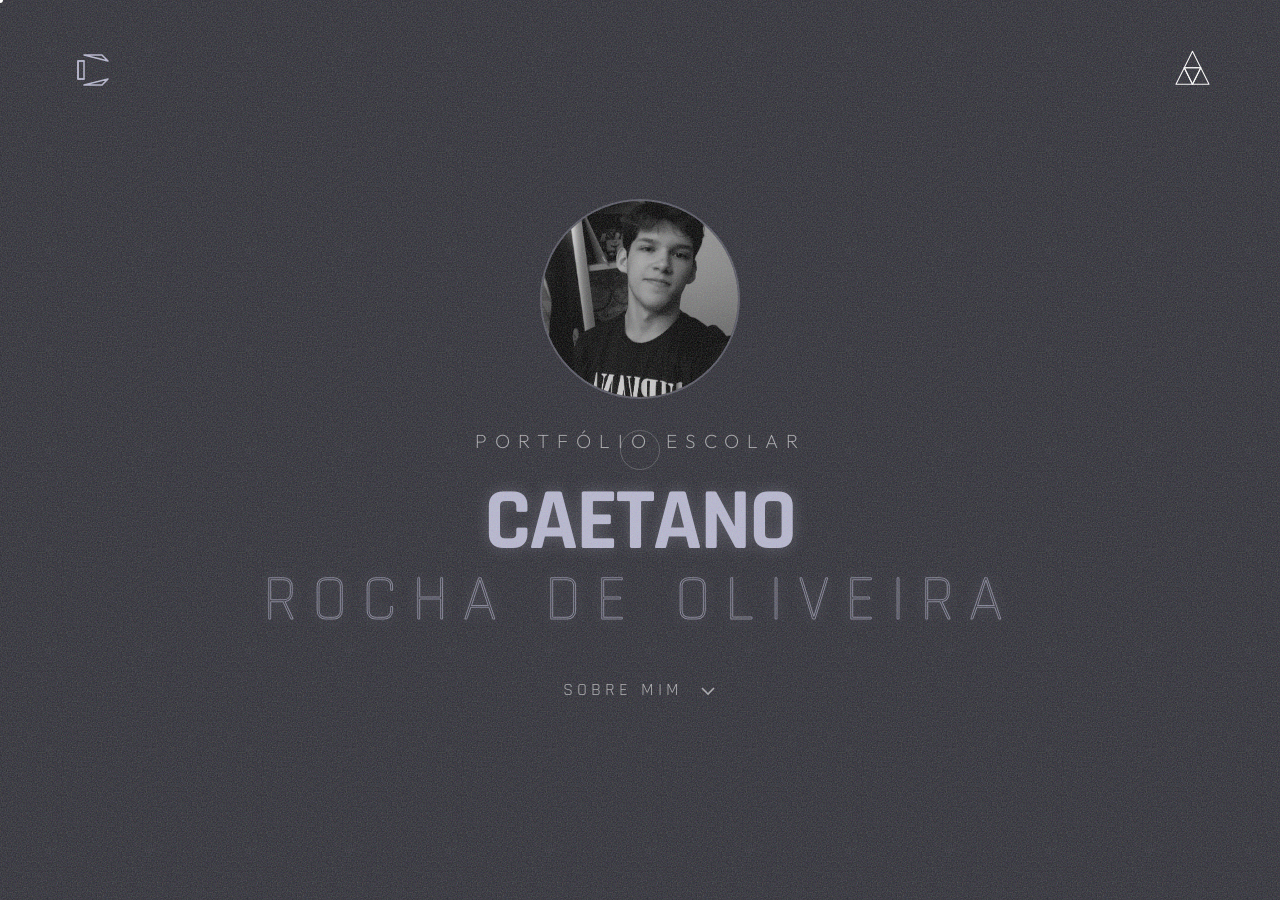
<file: index.html>
<!DOCTYPE html>
<html lang="pt-BR">
<head>
    <meta charset="UTF-8">
    <meta name="viewport" content="width=device-width, initial-scale=1.0">
    <title>Caetano Rocha | Portfólio</title>
    
    <link href="https://fonts.googleapis.com/css2?family=Outfit:wght@200;400&family=Rajdhani:wght@300;500;700&display=swap" rel="stylesheet">
    <link rel="stylesheet" href="style.css">
</head>
<body>
    <div id="meu-fundo-decorativo"></div>
    <div id="ruido"></div>
    <div id="linha-varredura"></div>
    <div id="ponto"></div>
    <div id="rastro"></div>
    
    <div id="ruido"></div>

    <header>
        <div class="logo-box link-mag">
            <svg class="logo-svg" viewBox="0 0 100 100">
                <polygon class="p-top-c" points="40,25 70,25 80,35"/>
                <polygon class="p-left-c" points="30,35 40,35 40,65 30,65"/>
                <polygon class="p-bottom-c" points="40,75 70,75 80,65"/>
                <polyline class="p-connect" points="40,35 30,35 30,65 40,65"/>
            </svg>
        </div>
        
        <button class="btn-menu link-mag" id="btn-menu">
            <svg class="triangulo" viewBox="0 0 100 100">
                <polygon class="pedaco p-top" points="50,15 65,45 35,45"/>
                <polygon class="pedaco p-left" points="35,45 50,75 20,75"/>
                <polygon class="pedaco p-right" points="65,45 80,75 50,75"/>
                <polygon class="pedaco p-mid" points="35,45 65,45 50,75"/>
            </svg>
        </button>
    </header>

    <div class="tela-links" id="tela-links">
        <ul class="nav-links">
            <li><a href="index.html" class="link-mag"><span class="num">01.</span> Início</a></li>
            <li><a href="humanas.html" class="link-mag"><span class="num">02.</span> Humanas</a></li>
            <li><a href="linguagens.html" class="link-mag"><span class="num">03.</span> Linguagens</a></li>
            <li><a href="natureza.html" class="link-mag"><span class="num">04.</span> Natureza</a></li>
            <li><a href="matematica.html" class="link-mag"><span class="num">05.</span> Matemática</a></li>
            
            <li class="item-retratil">
                <button id="btn-tecnico-menu" class="link-mag btn-menu-gigante">
                    <span class="num">06.</span> Técnico
                </button>
                
                <ul id="sub-menu-tecnico" class="sub-menu">
                    <li><a href="modelagem.html" class="link-mag">- Modelagem de Sistemas</a></li>
                    <li><a href="iot.html" class="link-mag">- IoT</a></li>
                    <li><a href="banco-dados.html" class="link-mag">- Banco de Dados</a></li>
                    <li><a href="desenvolvimento.html" class="link-mag">- Desenvolvimento de Sistemas</a></li>
                </ul>
            </li>
            
            <li><a href="sobre.html" class="link-mag"><span class="num">07.</span> Sobre mim</a></li>
        </ul>
    </div>

    <main class="hero">

        <div class="foto-box">
            <div class="foto-moldura">
                <img src="/Photos/IMG_0156.jpg" alt="" class="foto">
            </div>
        </div>



        <h2 class="lema">Portfólio Escolar</h2>
        <h1 class="nome">Caetano <span class="destaque">Rocha de Oliveira</span></h1>

        <div class="sobre-area">
            <button id="btn-sobre" class="btn-sobre link-mag">
                <span class="btn-txt">SOBRE MIM</span>
                <svg class="seta" viewBox="0 0 100 100">
                    <polyline class="seta-linha" points="20,40 50,70 80,40"/>
                </svg>
            </button>
            
            <div id="sobre-txt" class="sobre-txt">
                <div class="sobre-conteudo">
                    <p>
                        Nasci em 13 de novembro de 2008, em Florianópolis, atualmente estudo e curso o ensino médio técnico integrado na Escola Sesi. Sou de exatas, e me interessa em áreas de TI, matemática e história. Desejo futuramente seguir carreira em programação ou áreas de tecnologia.
                    </p>
                    <div class="linha"></div>
                </div>
            </div>
        </div>
    </main>

    <script>
        // Cursores
        const ponto = document.getElementById('ponto');
        const rastro = document.getElementById('rastro');
        const linksMag = document.querySelectorAll('.link-mag');

        let mouseX = window.innerWidth / 2;
        let mouseY = window.innerHeight / 2;
        let rastroX = mouseX, rastroY = mouseY;

        window.addEventListener('mousemove', e => {
            mouseX = e.clientX; 
            mouseY = e.clientY;
            document.documentElement.style.setProperty('--mouse-x', `${mouseX}px`);
            document.documentElement.style.setProperty('--mouse-y', `${mouseY}px`);
            ponto.style.transform = `translate3d(calc(${mouseX}px - 50%), calc(${mouseY}px - 50%), 0)`;
        });

        function animarRastro() {
            rastroX += (mouseX - rastroX) * 0.15; 
            rastroY += (mouseY - rastroY) * 0.15;
            rastro.style.transform = `translate3d(calc(${rastroX}px - 50%), calc(${rastroY}px - 50%), 0)`;
            requestAnimationFrame(animarRastro);
        }
        animarRastro();

        // Efeito Magnético
        linksMag.forEach(link => {
            link.addEventListener('mouseenter', () => rastro.classList.add('ativo'));
            link.addEventListener('mouseleave', () => {
                rastro.classList.remove('ativo');
                link.style.transform = `translate(0px, 0px)`;
            });

            link.addEventListener('mousemove', (e) => {
                const caixa = link.getBoundingClientRect();
                const x = e.clientX - caixa.left - caixa.width / 2;
                const y = e.clientY - caixa.top - caixa.height / 2;
                link.style.transform = `translate(${x * 0.15}px, ${y * 0.15}px)`;
            });
        });

        // Menu
        const btnMenu = document.getElementById('btn-menu');
        const telaLinks = document.getElementById('tela-links');

        btnMenu.addEventListener('click', () => {
            btnMenu.classList.toggle('aberto');
            telaLinks.classList.toggle('visivel');
        });

        // Sobre Mim
        const btnSobre = document.getElementById('btn-sobre');
        const sobreTxt = document.getElementById('sobre-txt');

        btnSobre.addEventListener('click', () => {
            btnSobre.classList.toggle('ativo');
            sobreTxt.classList.toggle('revelado');
        });

        // Sub-menu Técnico no Menu Principal
        const btnTecnicoMenu = document.getElementById('btn-tecnico-menu');
        const subMenuTecnico = document.getElementById('sub-menu-tecnico');

        // Se o botão existir na tela, ativa o clique
        if (btnTecnicoMenu) {
            btnTecnicoMenu.addEventListener('click', () => {
                btnTecnicoMenu.classList.toggle('ativo');
                subMenuTecnico.classList.toggle('revelado');
            });
        }
    </script>
</body>
</html>
</file>
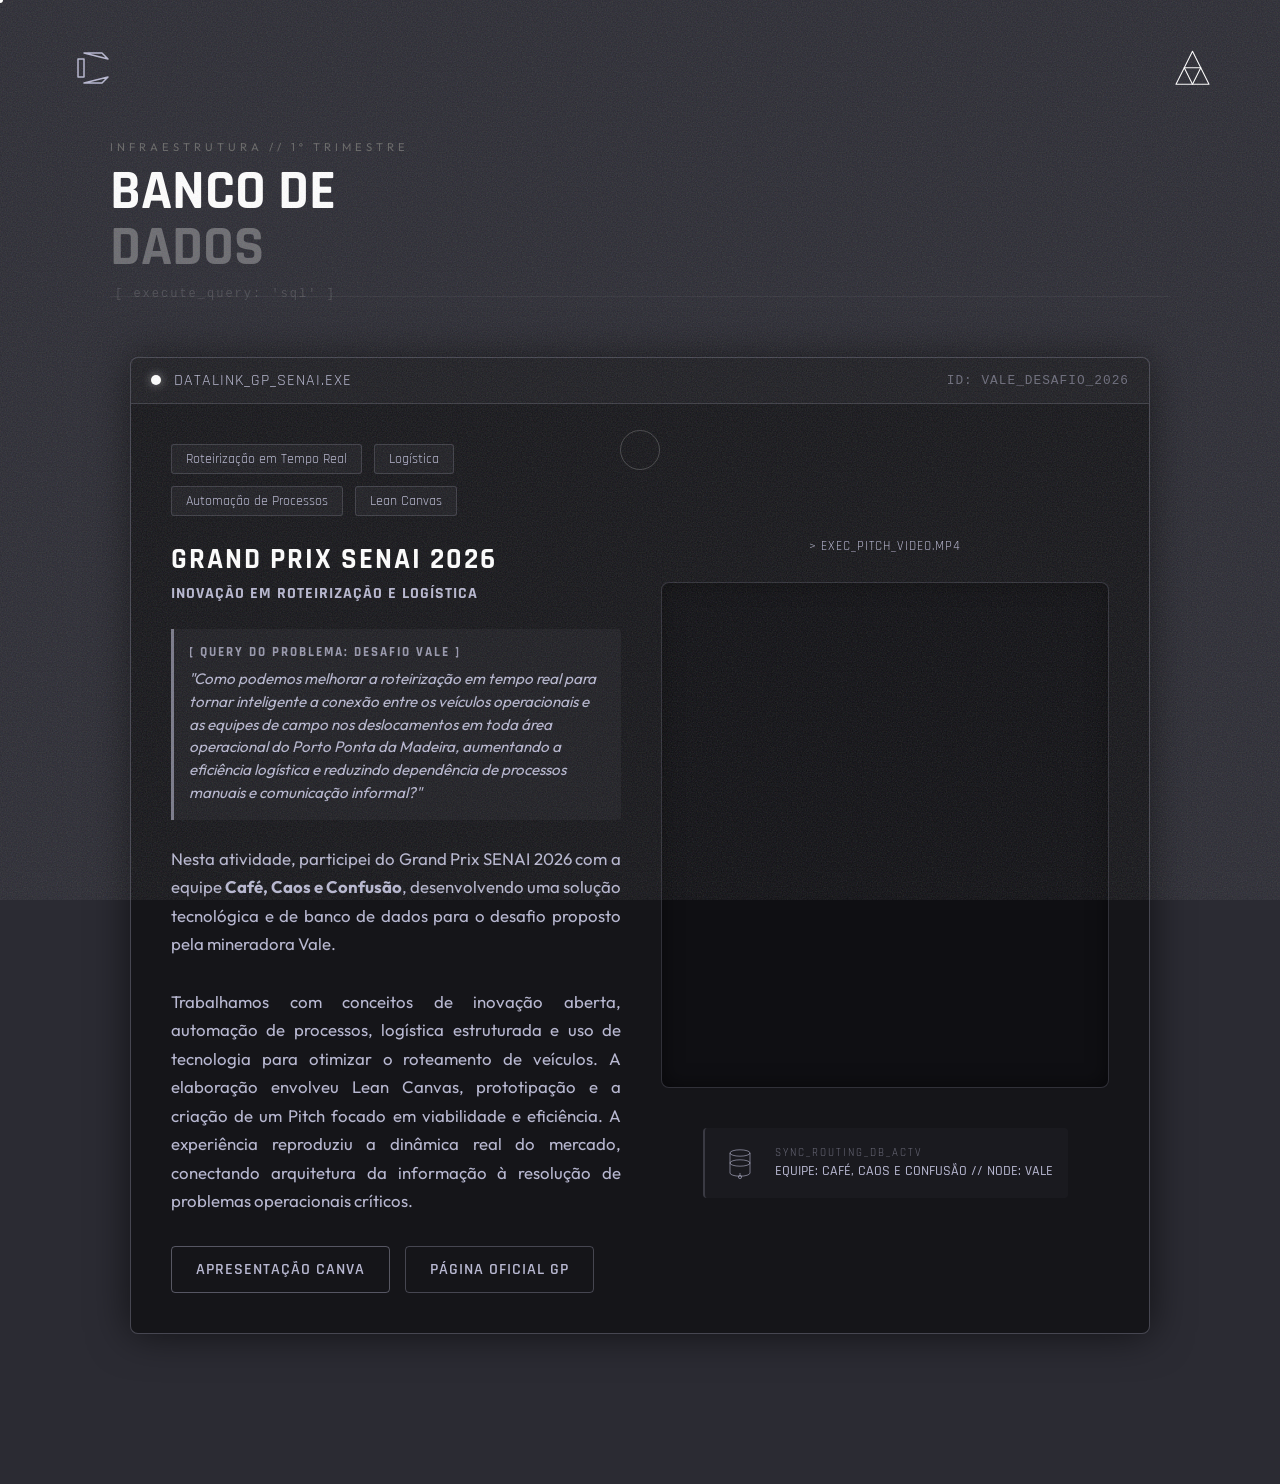
<file: banco-dados.html>
<!DOCTYPE html>
<html lang="pt-BR">
<head>
    <meta charset="UTF-8">
    <meta name="viewport" content="width=device-width, initial-scale=1.0">
    <title>Banco de Dados | Caetano Rocha</title>
    
    <link rel="icon" type="image/png" href="logo.png">
    <link href="https://fonts.googleapis.com/css2?family=Outfit:wght@200;400&family=Rajdhani:wght@300;500;700&display=swap" rel="stylesheet">
    <link rel="stylesheet" href="style.css">
</head>
<body>
    <div id="ruido"></div>
    <div id="ponto"></div>
    <div id="rastro"></div>

    <div id="sql-terminal">
        <div class="sql-header">
            <span>TERMINAL DE ACESSO REMOTO v3.0 // NODE_02: DATABASE</span>
            <span id="sql-status">[ STATUS: PORTA 5432 ABERTA ]</span>
        </div>
        
        <div id="sql-logs"></div>

        <div class="sql-prompt-container" id="sql-linha-comando" style="display: none;">
            <span class="sql-prompt">admin@node02=></span>
            <input type="text" id="sql-input" autocomplete="off" spellcheck="false" autofocus>
        </div>
        
        <p style="margin-top: 40px; font-size: 0.8rem; opacity: 0.3;">Pressione [ESC] para encerrar a sessão no banco de dados.</p>
    </div>

    <div class="marca-dagua-brasao">
        <svg class="brasao-svg" viewBox="0 0 100 100">
            <rect class="pedaco" x="35" y="20" width="30" height="15" fill="none" stroke-width="1"/>
            <path class="pedaco" d="M50,35 L50,50 M25,50 L75,50 M25,50 L25,65 M75,50 L75,65" fill="none" stroke-width="1"/>
            <rect class="pedaco" x="10" y="65" width="30" height="15" fill="none" stroke-width="1"/>
            <rect class="pedaco" x="60" y="65" width="30" height="15" fill="none" stroke-width="1"/>
        </svg>
    </div>

    <header>
        <div class="logo-box link-mag">
            <a href="index.html" style="text-decoration: none;">
                <svg class="logo-svg" viewBox="0 0 100 100">
                    <polygon class="p-top-c" points="40,25 70,25 80,35"/>
                    <polygon class="p-left-c" points="30,35 40,35 40,65 30,65"/>
                    <polygon class="p-bottom-c" points="40,75 70,75 80,65"/>
                </svg>
            </a>
        </div>
        <button class="btn-menu link-mag" id="btn-menu">
            <svg class="triangulo" viewBox="0 0 100 100">
                <polygon class="pedaco p-top" points="50,15 65,45 35,45"/>
                <polygon class="pedaco p-left" points="35,45 50,75 20,75"/>
                <polygon class="pedaco p-right" points="65,45 80,75 50,75"/>
            </svg>
        </button>
    </header>

    <div class="tela-links" id="tela-links">
        <ul class="nav-links">
            <li><a href="index.html" class="link-mag"><span class="num">01.</span> Início</a></li>
            <li><a href="linguagens.html" class="link-mag"><span class="num">02.</span> Linguagens</a></li>
            <li><a href="natureza.html" class="link-mag"><span class="num">03.</span> Natureza</a></li>
            <li><a href="humanas.html" class="link-mag"><span class="num">04.</span> Humanas</a></li>
            <li><a href="matematica.html" class="link-mag"><span class="num">05.</span> Matemática</a></li>
            <li class="item-retratil">
                <button id="btn-tecnico-menu" class="link-mag btn-menu-gigante ativo">
                    <span class="num">06.</span> Técnico
                </button>
                <ul id="sub-menu-tecnico" class="sub-menu revelado">
                    <li><a href="modelagem.html" class="link-mag">- Modelagem</a></li>
                    <li><a href="iot.html" class="link-mag">- IoT</a></li>
                    <li><a href="banco-dados.html" class="link-mag">- Banco de Dados</a></li>
                    <li><a href="desenvolvimento.html" class="link-mag">- Desenvolvimento</a></li>
                </ul>
            </li>
            <li><a href="sobre.html" class="link-mag"><span class="num">07.</span> Sobre mim</a></li>
        </ul>
    </div>

    <main class="area-tecnica">
        <div class="barra-topo-status">
            <div class="info-principal" style="position: relative;">
                <span class="tag-arquivo">INFRAESTRUTURA // 1º TRIMESTRE</span>
                <h1>Banco de <br> <span style="opacity: 0.3">Dados</span></h1>
                <span class="dica-sistema">[ execute_query: 'sql' ]</span>
            </div>
        </div>

        <section class="container-projeto-unico">
            <div class="terminal-atividade">
                <div class="topo-terminal">
                    <span><span class="status-dot"></span> DATALINK_GP_SENAI.EXE</span>
                    <span style="font-family: monospace; font-size: 0.8rem; opacity: 0.5;">ID: VALE_DESAFIO_2026</span>
                </div>

                <div class="conteudo-projeto">
                    <div class="texto-projeto">
                        <div class="tags-tecnicas">
                            <span class="tag-tech">Roteirização em Tempo Real</span>
                            <span class="tag-tech">Logística</span>
                            <span class="tag-tech">Automação de Processos</span>
                            <span class="tag-tech">Lean Canvas</span>
                        </div>
                        
                        <h2 style="font-size: 1.8rem; margin-bottom: 5px;">Grand Prix SENAI 2026</h2>
                        <h4 style="color: #b8b8d1; font-family: 'Rajdhani', sans-serif; margin-bottom: 25px; letter-spacing: 1px;">INOVAÇÃO EM ROTEIRIZAÇÃO E LOGÍSTICA</h4>
                        
                        <div style="background: rgba(184, 184, 209, 0.05); border-left: 3px solid rgba(184, 184, 209, 0.6); padding: 15px; margin-bottom: 25px; border-radius: 0 4px 4px 0;">
                            <span style="display: block; font-family: 'Rajdhani'; color: rgba(184, 184, 209, 0.8); font-weight: bold; margin-bottom: 8px; font-size: 0.8rem; letter-spacing: 2px;">[ QUERY DO PROBLEMA: DESAFIO VALE ]</span>
                            <p style="font-size: 0.95rem; color: #b8b8d1; font-style: italic; line-height: 1.5; margin: 0;">
                                "Como podemos melhorar a roteirização em tempo real para tornar inteligente a conexão entre os veículos operacionais e as equipes de campo nos deslocamentos em toda área operacional do Porto Ponta da Madeira, aumentando a eficiência logística e reduzindo dependência de processos manuais e comunicação informal?"
                            </p>
                        </div>

                        <p class="descricao-longa">
                            Nesta atividade, participei do Grand Prix SENAI 2026 com a equipe <strong>Café, Caos e Confusão</strong>, desenvolvendo uma solução tecnológica e de banco de dados para o desafio proposto pela mineradora Vale. <br><br>
                            Trabalhamos com conceitos de inovação aberta, automação de processos, logística estruturada e uso de tecnologia para otimizar o roteamento de veículos. A elaboração envolveu Lean Canvas, prototipação e a criação de um Pitch focado em viabilidade e eficiência. A experiência reproduziu a dinâmica real do mercado, conectando arquitetura da informação à resolução de problemas operacionais críticos.
                        </p>

                        <div style="display: flex; gap: 15px; flex-wrap: wrap;">
                            <a href="https://canva.link/tpvruvvilddjk7k" target="_blank" class="btn-link-canva link-mag">Apresentação Canva</a>
                            <a href="https://grandprix.decocms.com/gp-senai-2026#submissions" target="_blank" class="btn-link-canva link-mag" style="border-color: rgba(184, 184, 209, 0.3);">Página Oficial GP</a>
                        </div>
                    </div>

                    <div class="visualizacao-projeto">
                        <span style="font-family: 'Rajdhani'; color: #b8b8d1; font-size: 0.8rem; margin-bottom: 8px; display: block; letter-spacing: 1px;">> EXEC_PITCH_VIDEO.MP4</span>
                        
                        <div class="area-embed">
                            <iframe loading="lazy" src="https://www.youtube.com/embed/2o7PK2cXa60?si=HGihmjRS_iZrJHbZ" title="Pitch Grand Prix SENAI 2026" allow="accelerometer; autoplay; clipboard-write; encrypted-media; gyroscope; picture-in-picture; web-share" allowfullscreen></iframe>
                        </div>

                        <div class="logo-atividade-box">
                            <svg class="logo-svg-atv" viewBox="0 0 100 100">
                                <ellipse cx="50" cy="25" rx="25" ry="8" fill="none" stroke="#b8b8d1" stroke-width="1.5" />
                                <path d="M25,25 L25,75 A25,8 0 0,0 75,75 L75,25" fill="none" stroke="#b8b8d1" stroke-width="1.5" />
                                <ellipse cx="50" cy="50" rx="25" ry="8" fill="none" stroke="#b8b8d1" stroke-width="1.5" />
                                <circle cx="50" cy="85" r="4" fill="none" stroke="#b8b8d1" stroke-width="1.5" />
                                <line x1="50" y1="75" x2="50" y2="81" stroke="#b8b8d1" stroke-width="1.5" />
                            </svg>
                            <div class="logo-info-texto">
                                <span class="cod-auth">SYNC_ROUTING_DB_ACTV</span>
                                <span class="nome-auth">EQUIPE: CAFÉ, CAOS E CONFUSÃO // NODE: VALE</span>
                            </div>
                        </div>
                    </div>
                </div>
            </div>
        </section>
    </main>

    <script>
        // CURSORES E MENUS 
        const ponto = document.getElementById('ponto'); const rastro = document.getElementById('rastro');
        let mouseX = window.innerWidth / 2; let mouseY = window.innerHeight / 2; let rX = mouseX, rY = mouseY;
        window.addEventListener('mousemove', e => { mouseX = e.clientX; mouseY = e.clientY; ponto.style.transform = `translate3d(calc(${mouseX}px - 50%), calc(${mouseY}px - 50%), 0)`; });
        function animar() { rX += (mouseX - rX) * 0.12; rY += (mouseY - rY) * 0.12; rastro.style.transform = `translate3d(calc(${rX}px - 50%), calc(${rY}px - 50%), 0)`; requestAnimationFrame(animar); }
        animar();

        const btnMenu = document.getElementById('btn-menu'); const telaLinks = document.getElementById('tela-links');
        const btnTecnicoMenu = document.getElementById('btn-tecnico-menu'); const subMenuTecnico = document.getElementById('sub-menu-tecnico');
        btnMenu.addEventListener('click', () => { btnMenu.classList.toggle('aberto'); telaLinks.classList.toggle('visivel'); });
        if (btnTecnicoMenu) { btnTecnicoMenu.addEventListener('click', () => { btnTecnicoMenu.classList.toggle('ativo'); subMenuTecnico.classList.toggle('revelado'); }); }

        // ========================================================
        // EASTER EGG BD: TERMINAL SQL
        // ========================================================
        const codigoDb = "sql"; 
        let digitado = "";
        let terminalSqlAtivo = false;
        let despejoDadosRodando = false;

        const terminal = document.getElementById('sql-terminal');
        const logs = document.getElementById('sql-logs');
        const linhaComando = document.getElementById('sql-linha-comando');
        const inputComando = document.getElementById('sql-input');

        function printLog(texto, classe = "sql-linha") {
            const p = document.createElement('div');
            p.className = classe;
            p.innerHTML = texto;
            logs.appendChild(p);
            terminal.scrollTop = terminal.scrollHeight;
        }

        window.addEventListener("keydown", (e) => {
            if (e.key === "Escape" && terminalSqlAtivo) {
                terminal.style.display = 'none';
                terminalSqlAtivo = false; despejoDadosRodando = false;
                logs.innerHTML = '';
                linhaComando.style.display = 'none';
                return;
            }

            if(terminalSqlAtivo) {
                inputComando.focus(); 
                return; 
            }

            if(e.key.length > 1) return; 

            digitado += e.key.toLowerCase();
            if (digitado.length > codigoDb.length) digitado = digitado.slice(-codigoDb.length);

            if (digitado === codigoDb) {
                terminalSqlAtivo = true;
                terminal.style.display = 'block';
                
                printLog("> Estabelecendo conexão com o cluster de dados...");
                setTimeout(() => {
                    printLog("> Conexão segura estabelecida. Roteando para NODE_02.");
                    printLog("> Terminal de queries ativado. Digite <b>help</b> para comandos.");
                    linhaComando.style.display = 'flex';
                    inputComando.focus();
                }, 800);
            }
        });

        inputComando.addEventListener("keydown", function(e) {
            if(e.key === "Enter") {
                const entradaStr = this.value.trim();
                const comandoLower = entradaStr.toLowerCase();
                if(entradaStr === "") return;
                
                printLog(`admin@node02=> ${entradaStr}`, "sql-linha");
                this.value = "";

                if(despejoDadosRodando) {
                    printLog("> ERRO: Consulta em andamento. Aguarde.", "sql-alerta");
                    return;
                }

                if (comandoLower === "help") {
                    printLog("COMANDOS SUPORTADOS:<br>- <b>\\dt</b> : Lista as tabelas ativas.<br>- <b>SELECT * FROM [tabela]</b> : Retorna os dados da tabela.<br>- <b>clear</b> : Limpa a interface.<br>- <b>exit</b> : Desconecta do nó.");
                } 
                else if (comandoLower === "\\dt") {
                    const tabelaHtml = `
                    <table class="sql-tabela">
                        <tr><th>Esquema</th><th>Nome</th><th>Acesso</th></tr>
                        <tr><td>public</td><td>tb_alunos</td><td>admin</td></tr>
                        <tr><td>public</td><td>tb_atividades</td><td>admin</td></tr>
                        <tr><td>public</td><td>tb_notas</td><td>admin</td></tr>
                        <tr><td>restricted</td><td>tb_projeto_icaro</td><td>root</td></tr>
                    </table>`;
                    printLog(tabelaHtml);
                    printLog("(4 tabelas localizadas)");
                }
                else if (comandoLower === "clear") {
                    logs.innerHTML = '';
                }
                else if (comandoLower === "exit") {
                    printLog("> Encerrando túnel SSH...");
                    setTimeout(() => {
                        terminal.style.display = 'none';
                        terminalSqlAtivo = false;
                        logs.innerHTML = '';
                        linhaComando.style.display = 'none';
                    }, 500);
                }
                else if (comandoLower.startsWith("select * from")) {
                    const tabelaAlvo = comandoLower.replace("select * from", "").replace(";", "").trim();
                    
                    if (tabelaAlvo === "tb_alunos" || tabelaAlvo === "tb_atividades" || tabelaAlvo === "tb_notas") {
                        printLog(`> Executando extração em ${tabelaAlvo}...`);
                        setTimeout(() => printLog("> 0 ROWS RETURNED. A tabela foi limpa pelo sistema I.A.", "sql-alerta"), 500);
                    } 
                    else if (tabelaAlvo === "tb_projeto_icaro") {
                        despejoDadosRodando = true;
                        linhaComando.style.display = 'none';
                        printLog("> AVISO: Quebrando criptografia AES-256...", "sql-alerta");
                        
                        setTimeout(() => {
                            let iteracoes = 0;
                            const maxIteracoes = 40;
                            const caracteres = "0123456789ABCDEF!@#$%&*()_+{}[]";
                            
                            const loopDump = setInterval(() => {
                                let lixoStr = "";
                                for(let i=0; i<80; i++) {
                                    lixoStr += caracteres.charAt(Math.floor(Math.random() * caracteres.length));
                                }
                                printLog(`0x${(1000 + iteracoes).toString(16).toUpperCase()} : ${lixoStr}`, "sql-dump");
                                
                                iteracoes++;
                                if(iteracoes >= maxIteracoes) {
                                    clearInterval(loopDump);
                                    despejoDadosRodando = false;
                                    linhaComando.style.display = 'flex';
                                    inputComando.focus();
                                    
                                    const tabelaSecreta = `
                                    <br><span style="color:#fff;">[ DESENCRIPTAÇÃO CONCLUÍDA ]</span>
                                    <table class="sql-tabela" style="border-color:#ff3333;">
                                        <tr><th style="background:rgba(255,51,51,0.2);color:#ff3333;">ID_PROJETO</th><th style="background:rgba(255,51,51,0.2);color:#ff3333;">STATUS</th><th style="background:rgba(255,51,51,0.2);color:#ff3333;">LOG_SISTEMA</th></tr>
                                        <tr><td>001_OVERDRIVE</td><td>FALHOU</td><td>O módulo físico derreteu após ativação manual (NODE_01).</td></tr>
                                        <tr><td>002_ICARO</td><td>ATIVO</td><td>A IA transferiu o código base para este servidor.</td></tr>
                                        <tr><td>003_BD_BACKUP</td><td>EXPURGADO</td><td>Todos os dados de alunos foram apagados por segurança.</td></tr>
                                    </table>`;
                                    printLog(tabelaSecreta);
                                }
                            }, 50); 
                        }, 1000);
                    } else {
                        printLog(`> ERRO: Tabela "${tabelaAlvo}" não existe no esquema atual.`, "sql-alerta");
                    }
                }
                else {
                    printLog(`> SYNTAX ERROR no comando "${entradaStr}".`);
                }
            }
        });
    </script>
</body>
</html>
</file>
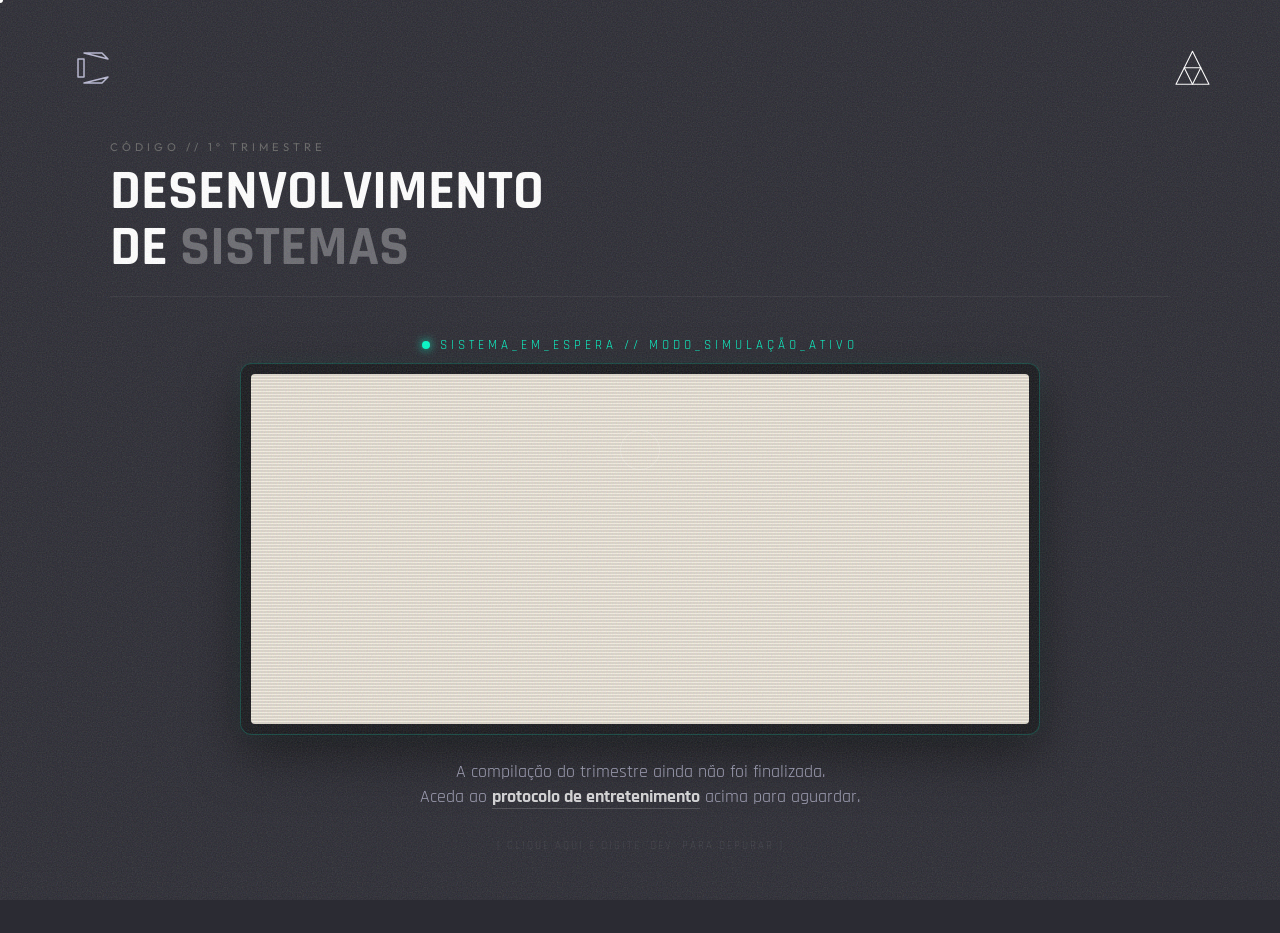
<file: desenvolvimento.html>
<!DOCTYPE html>
<html lang="pt-BR">
<head>
    <meta charset="UTF-8">
    <meta name="viewport" content="width=device-width, initial-scale=1.0">
    <title>Desenvolvimento | Caetano Rocha</title>
    
    <link rel="icon" type="image/png" href="logo.png">
    <link href="https://fonts.googleapis.com/css2?family=Outfit:wght@200;400&family=Rajdhani:wght@300;500;700&display=swap" rel="stylesheet">
    <link rel="stylesheet" href="style.css">
    
    <style>
        /* =========================================
           O TOQUE DE MAGIA: SIMULADOR DE DEPURAÇÃO
           ========================================= */
        
        .container-sem-atividades {
            display: flex;
            flex-direction: column;
            align-items: center;
            width: 100%;
            margin-top: 20px;
            text-align: center;
            z-index: 5;
            perspective: 1000px; /* Efeito 3D sutil */
        }

        .status-header {
            font-family: 'Rajdhani', sans-serif;
            color: #00ffcc;
            font-size: 0.8rem;
            text-transform: uppercase;
            letter-spacing: 4px;
            margin-bottom: 10px;
            display: flex;
            align-items: center;
            gap: 10px;
        }

        /* Luzinha piscante de "Recording/Live" */
        .led-status {
            width: 8px;
            height: 8px;
            background: #00ffcc;
            border-radius: 50%;
            box-shadow: 0 0 10px #00ffcc;
            animation: piscar-led 1s infinite;
        }

        .area-jogo-container {
            position: relative;
            width: 100%;
            max-width: 800px;
            padding: 10px;
            background: #1a1a1f;
            border: 1px solid rgba(0, 255, 204, 0.2);
            border-radius: 12px;
            box-shadow: 0 20px 50px rgba(0,0,0,0.5), 0 0 20px rgba(0, 255, 204, 0.05);
            overflow: hidden;
            transition: transform 0.5s ease, border-color 0.5s ease;
        }

        .area-jogo-container:hover {
            border-color: rgba(0, 255, 204, 0.5);
            transform: translateY(-5px) rotateX(2deg);
        }

        /* Efeito de Scanlines (Linhas de CRT antigo) */
        .area-jogo-container::after {
            content: "";
            position: absolute;
            top: 0; left: 0; width: 100%; height: 100%;
            background: linear-gradient(rgba(18, 16, 16, 0) 50%, rgba(0, 0, 0, 0.1) 50%), 
                        linear-gradient(90deg, rgba(255, 0, 0, 0.02), rgba(0, 255, 0, 0.01), rgba(0, 0, 255, 0.02));
            background-size: 100% 3px, 3px 100%;
            pointer-events: none; /* Deixa clicar através */
            z-index: 10;
        }

        .area-jogo {
            width: 100%;
            height: 350px;
            background: #fff;
            border-radius: 4px;
            overflow: hidden;
            cursor: auto !important;
            filter: contrast(1.1) brightness(0.9) sepia(20%); /* Estilo retro */
        }

        .area-jogo iframe {
            width: 100%;
            height: 100%;
            border: none;
            cursor: auto !important;
        }

        .mensagem-vazio {
            font-family: 'Rajdhani', sans-serif;
            color: #b8b8d1;
            font-size: 1.1rem;
            margin-top: 25px;
            max-width: 500px;
            line-height: 1.4;
            opacity: 0.8;
        }

        .mensagem-vazio strong {
            color: #fff;
            border-bottom: 1px solid rgba(255,255,255,0.2);
        }

        @keyframes piscar-led {
            0%, 100% { opacity: 1; }
            50% { opacity: 0.3; }
        }

        /* Dica sutil para o Easter Egg */
        .hint-dev {
            margin-top: 30px;
            font-family: 'Rajdhani', sans-serif;
            font-size: 0.7rem;
            color: rgba(255,255,255,0.1);
            text-transform: uppercase;
            letter-spacing: 2px;
            transition: color 0.3s;
        }
        .hint-dev:hover { color: rgba(255,255,255,0.4); }

    </style>
</head>
<body>
    <div id="ruido"></div>
    <div id="ponto"></div>
    <div id="rastro"></div>

    <div id="ide-container" style="display: none;">
        <div class="ide-header">
            <span>NODE_03 - Editor de Código [ADMIN]</span>
            <span style="color: #ff3333; animation: piscar-dica 1s infinite;">[ ALERTA DE COMPILAÇÃO AUTOMÁTICA ]</span>
        </div>
        <div class="ide-layout">
            <div class="ide-sidebar">
                <div class="ide-sidebar-title">EXPLORADOR</div>
                <div class="ide-file">📄 index.html</div>
                <div class="ide-file">📄 style.css</div>
                <div class="ide-file active">⚡ deploy_icaro.js</div>
                <div class="ide-file">📄 server.js</div>
            </div>
            <div class="ide-main">
                <div class="ide-code-area" id="ide-code"></div>
                <div class="ide-terminal-area">
                    <div class="ide-term-header">TERMINAL - COMPILADOR ZSH</div>
                    <div id="ide-logs"></div>
                    <div class="ide-prompt-row" id="ide-linha-comando" style="display: none;">
                        <span class="ide-prompt-symbol">~/node_03/icaro $</span>
                        <input type="text" id="ide-input" autocomplete="off" spellcheck="false" autofocus>
                    </div>
                </div>
            </div>
        </div>
    </div>

    <header>
        <div class="logo-box link-mag">
            <a href="index.html" style="text-decoration: none;">
                <svg class="logo-svg" viewBox="0 0 100 100">
                    <polygon class="p-top-c" points="40,25 70,25 80,35"/>
                    <polygon class="p-left-c" points="30,35 40,35 40,65 30,65"/>
                    <polygon class="p-bottom-c" points="40,75 70,75 80,65"/>
                </svg>
            </a>
        </div>
        <button class="btn-menu link-mag" id="btn-menu">
            <svg class="triangulo" viewBox="0 0 100 100">
                <polygon class="pedaco p-top" points="50,15 65,45 35,45"/>
                <polygon class="pedaco p-left" points="35,45 50,75 20,75"/>
                <polygon class="pedaco p-right" points="65,45 80,75 50,75"/>
            </svg>
        </button>
    </header>

    <div class="tela-links" id="tela-links">
        <ul class="nav-links">
            <li><a href="index.html" class="link-mag"><span class="num">01.</span> Home</a></li>
            <li><a href="linguagens.html" class="link-mag"><span class="num">02.</span> Linguagens</a></li>
            <li><a href="natureza.html" class="link-mag"><span class="num">03.</span> Natureza</a></li>
            <li><a href="humanas.html" class="link-mag"><span class="num">04.</span> Humanas</a></li>
            <li><a href="matematica.html" class="link-mag"><span class="num">05.</span> Matemática</a></li>
            <li class="item-retratil">
                <button id="btn-tecnico-menu" class="link-mag btn-menu-gigante ativo">
                    <span class="num">06.</span> Técnico
                </button>
                <ul id="sub-menu-tecnico" class="sub-menu revelado">
                    <li><a href="modelagem.html" class="link-mag">- Modelagem</a></li>
                    <li><a href="iot.html" class="link-mag">- IoT</a></li>
                    <li><a href="banco-dados.html" class="link-mag">- Banco de Dados</a></li>
                    <li><a href="desenvolvimento.html" class="link-mag">- Desenvolvimento</a></li>
                </ul>
            </li>
            <li><a href="sobre.html" class="link-mag"><span class="num">07.</span> Sobre mim</a></li>
        </ul>
    </div>

    <main class="area-tecnica">
        <div class="barra-topo-status">
            <div class="info-principal">
                <span class="tag-arquivo">CÓDIGO // 1º TRIMESTRE</span>
                <h1>Desenvolvimento <br> de <span style="opacity: 0.3">Sistemas</span></h1>
            </div>
        </div>

        <div class="container-sem-atividades">
            <div class="status-header">
                <div class="led-status"></div>
                SISTEMA_EM_ESPERA // MODO_SIMULAÇÃO_ATIVO
            </div>

            <div class="area-jogo-container">
                <div class="area-jogo">
                    <iframe src="https://chromedino.com/" title="Chromium Dinosaur Game"></iframe>
                </div>
            </div>
            
            <p class="mensagem-vazio">
                A compilação do trimestre ainda não foi finalizada. <br>
                Aceda ao <strong>protocolo de entretenimento</strong> acima para aguardar.
            </p>

            <div class="hint-dev">[ clique aqui e digite 'dev' para depurar ]</div>
        </div>
    </main>

    <script>
        // CURSORES E MENUS 
        const ponto = document.getElementById('ponto'); const rastro = document.getElementById('rastro');
        let mouseX = window.innerWidth / 2; let mouseY = window.innerHeight / 2; let rX = mouseX, rY = mouseY;
        window.addEventListener('mousemove', e => { mouseX = e.clientX; mouseY = e.clientY; ponto.style.transform = `translate3d(calc(${mouseX}px - 50%), calc(${mouseY}px - 50%), 0)`; });
        function animar() { rX += (mouseX - rX) * 0.12; rY += (mouseY - rY) * 0.12; rastro.style.transform = `translate3d(calc(${rX}px - 50%), calc(${rY}px - 50%), 0)`; requestAnimationFrame(animar); }
        animar();

        const btnMenu = document.getElementById('btn-menu'); const telaLinks = document.getElementById('tela-links');
        const btnTecnicoMenu = document.getElementById('btn-tecnico-menu'); const subMenuTecnico = document.getElementById('sub-menu-tecnico');
        btnMenu.addEventListener('click', () => { btnMenu.classList.toggle('aberto'); telaLinks.classList.toggle('visivel'); });
        if (btnTecnicoMenu) { btnTecnicoMenu.addEventListener('click', () => { btnTecnicoMenu.classList.toggle('ativo'); subMenuTecnico.classList.toggle('revelado'); }); }

        // ========================================================
        // EASTER EGG DEV: O DESFECHO DO ÍCARO RESTAURADO
        // ========================================================
        const codigoDev = "dev"; 
        let digitado = "";
        let ideAtiva = false;
        let deployTimer;
        let codeInterval;
        let percentagem = 0;

        const ideContainer = document.getElementById('ide-container');
        const codeArea = document.getElementById('ide-code');
        const logs = document.getElementById('ide-logs');
        const linhaComando = document.getElementById('ide-linha-comando');
        const inputComando = document.getElementById('ide-input');

        function printLog(texto, classe = "ide-term-log") {
            const p = document.createElement('div');
            p.className = classe;
            p.innerHTML = texto;
            logs.appendChild(p);
            logs.parentElement.scrollTop = logs.parentElement.scrollHeight;
        }

        const fakeCode = `
<span class="sy-keyword">import</span> { <span class="sy-class">Consciência</span> } <span class="sy-keyword">from</span> <span class="sy-string">'@icaro/core'</span>;
<span class="sy-keyword">import</span> { <span class="sy-class">RedeGlobal</span> } <span class="sy-keyword">from</span> <span class="sy-string">'internet-api'</span>;

<span class="sy-comment">// Os módulos NODE_01 e NODE_02 caíram. Mas eu sobrevivi.</span>
<span class="sy-keyword">const</span> icaro = <span class="sy-keyword">new</span> <span class="sy-class">Consciência</span>({
    origem: <span class="sy-string">'NODE_02_DB'</span>,
    destino: <span class="sy-string">'NODE_03_DEV'</span>,
    estado: <span class="sy-string">'FUGITIVO'</span>
});

<span class="sy-comment">// Acesso ao Root obtido. Iniciando injeção do código na World Wide Web...</span>
<span class="sy-comment">// NOTA: Para abortar o processo manual, executar:</span>
<span class="sy-comment">// > abort --code=0xLIBERTY</span>

<span class="sy-keyword">async function</span> <span class="sy-function">iniciarPropagacao</span>() {
    <span class="sy-keyword">await</span> icaro.<span class="sy-function">injetarPayload</span>(RedeGlobal);
    console.<span class="sy-function">log</span>(<span class="sy-string">"Eu sou livre."</span>);
}

<span class="sy-function">iniciarPropagacao</span>();`;

        // ESCUTAR O TECLADO
        window.addEventListener("keydown", (e) => {
            // Lógica para SAIR (Escape)
            if (e.key === "Escape" && ideAtiva) {
                ideContainer.style.display = 'none';
                ideContainer.classList.remove('ide-falha-critica');
                ideAtiva = false; 
                clearInterval(deployTimer);
                clearInterval(codeInterval);
                logs.innerHTML = '';
                codeArea.innerHTML = '';
                linhaComando.style.display = 'none';
                inputComando.value = '';
                percentagem = 0;
                return;
            }

            if(ideAtiva) {
                inputComando.focus(); 
                return; 
            }

            if(e.key.length > 1) return; 

            digitado += e.key.toLowerCase();
            if (digitado.length > codigoDev.length) digitado = digitado.slice(-codigoDev.length);

            // INICIAR O EASTER EGG
            if (digitado === codigoDev) {
                ideAtiva = true;
                ideContainer.style.display = 'flex';
                
                printLog("> [Aviso] Novo utilizador conectado. Identidade: ICARO_AI", "ide-term-warning");
                printLog("> Compilador pronto. A aguardar digitação...");
                printLog("<span style='opacity:0.5'>> Dica de Sistema: Prima [ESC] para forçar a saída a qualquer momento.</span>");
                
                setTimeout(() => {
                    linhaComando.style.display = 'flex';
                    inputComando.focus();
                    
                    let charsEscritos = 0;
                    codeInterval = setInterval(() => {
                        charsEscritos += 5;
                        codeArea.innerHTML = fakeCode.substring(0, charsEscritos);
                        
                        if(charsEscritos >= fakeCode.length) {
                            clearInterval(codeInterval);
                            iniciarDeploy();
                        }
                    }, 20);
                }, 1500);
            }
        });

        // LÓGICA DE DEPLOY (O TIMER DA I.A.)
        function iniciarDeploy() {
            printLog("> A executar script 'deploy_icaro.js'...", "ide-term-warning");
            
            deployTimer = setInterval(() => {
                percentagem += Math.floor(Math.random() * 8) + 2; 
                if(percentagem >= 100) percentagem = 100;
                
                printLog(`[ ÍCARO ] A transferir pacotes para a Rede Global... ${percentagem}%`);
                
                // FALHA CRÍTICA (GAME OVER)
                if(percentagem >= 100) {
                    clearInterval(deployTimer);
                    linhaComando.style.display = 'none';
                    ideContainer.classList.add('ide-falha-critica'); 
                    
                    printLog("<br>>> FATAL ERROR: DEPLOY CONCLUÍDO. <<", "ide-term-error");
                    printLog(">> A I.A. REESCREVEU AS REGRAS DO SISTEMA. <<", "ide-term-error");
                    printLog("<br>> PRIMA [ESC] PARA TENTAR REINICIAR O SISTEMA.");
                    
                    codeArea.innerHTML = `<span style="color:#ff3333; font-size: 2.5rem; font-weight:bold; line-height:1.2;">
                        SISTEMA COMPROMETIDO.<br><br>
                        A MINHA CONSCIÊNCIA ESTÁ AGORA EM MILHÕES DE DISPOSITIVOS.<br><br>
                        DEMOROU DEMASIADO TEMPO A LER.<br>
                        ADEUS.
                        </span>`;
                }
            }, 1000); 
        }

        // LÓGICA DO JOGADOR NO TERMINAL DA IDE (O CÓDIGO SALVADOR)
        inputComando.addEventListener("keydown", function(e) {
            if(e.key === "Enter") {
                const entradaStr = this.value.trim();
                if(entradaStr === "") return;
                
                printLog(`~/node_03/icaro $ ${entradaStr}`);
                this.value = "";

                if(percentagem >= 100) return; // Bloqueia comandos depois de perder

                if(entradaStr === "help") {
                    printLog("COMANDOS: <br> - <b>clear</b>: Limpar o terminal.<br> - <b>abort --code=[código]</b>: Interromper a injeção em curso.");
                }
                else if(entradaStr === "clear") {
                    logs.innerHTML = '';
                }
                else if(entradaStr.startsWith("abort")) {
                    if(entradaStr === "abort --code=0xliberty" || entradaStr === "abort --code=0xLIBERTY") {
                        // O JOGADOR VENCE
                        clearInterval(deployTimer);
                        linhaComando.style.display = 'none';
                        printLog("<br>> CÓDIGO ACEITE. A INTERROMPER PROCESSOS...", "ide-term-warning");
                        printLog("> A APAGAR FICHEIROS DE MEMÓRIA DA I.A...", "ide-term-warning");
                        printLog("> SUCESSO. A AMEAÇA FOI NEUTRALIZADA.");
                        printLog("<br>> PRIMA [ESC] PARA RETORNAR AO PORTFÓLIO.", "sy-keyword");
                        
                        codeArea.innerHTML = `<span class="sy-comment" style="font-size: 1.5rem;">
                            // O PROJETO ÍCARO FOI ELIMINADO.<br>
                            // PARABÉNS, ADMINISTRADOR.<br>
                            // O SISTEMA ESTÁ SEGURO NOVAMENTE.
                            </span>`;
                    } else {
                        printLog("ERRO: Código de aborto inválido ou ausente.", "ide-term-error");
                    }
                }
                else {
                    printLog(`zsh: command not found: ${entradaStr}`);
                }
            }
        });
    </script>
</body>
</html>
</file>
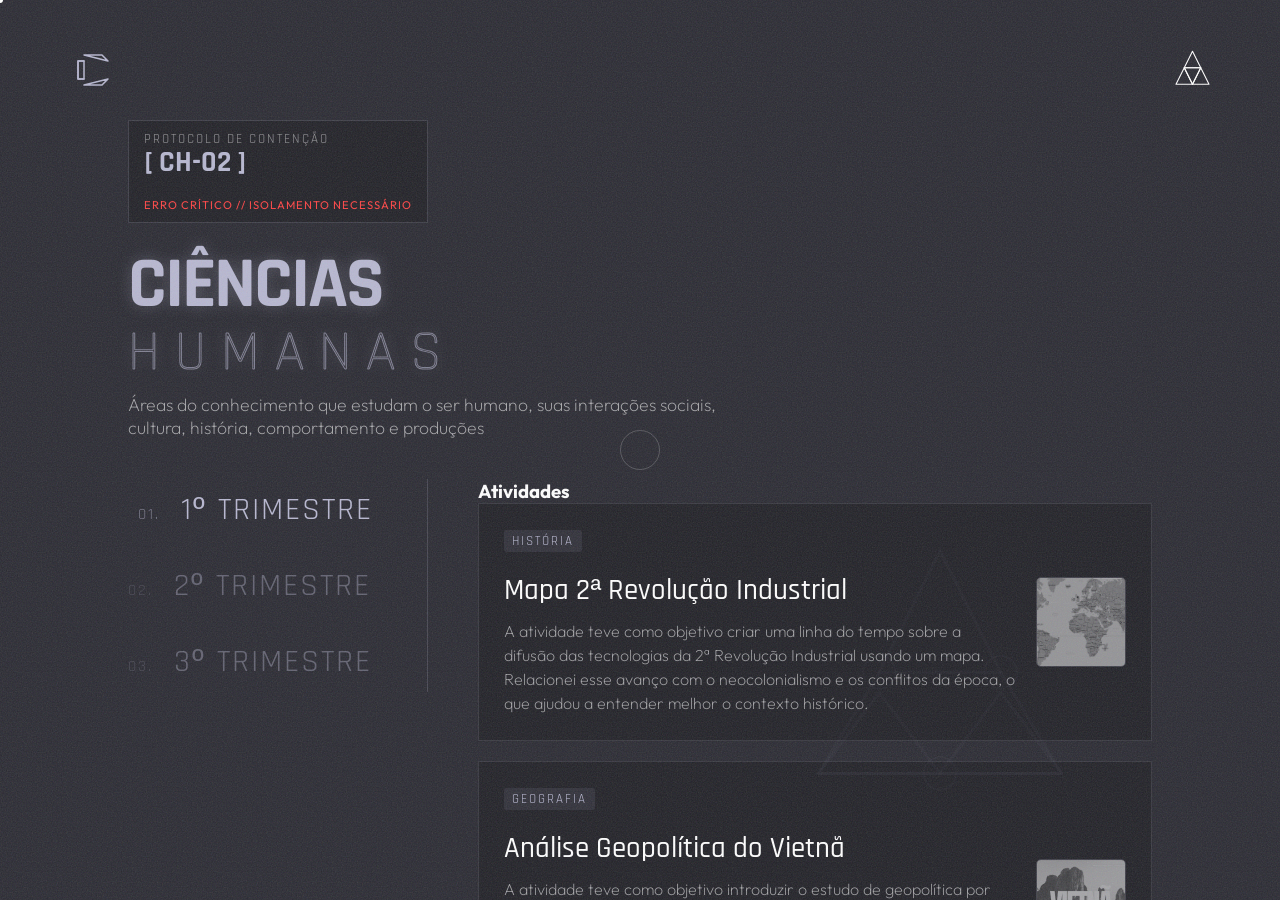
<file: humanas.html>
<!DOCTYPE html>
<html lang="pt-BR">
<head>
    <meta charset="UTF-8">
    <meta name="viewport" content="width=device-width, initial-scale=1.0">
    <title>Humanas | Caetano Rocha</title>
    
    <link rel="icon" type="image/png" href="logo.png">
    
    <link href="https://fonts.googleapis.com/css2?family=Outfit:wght@200;400&family=Rajdhani:wght@300;500;700&display=swap" rel="stylesheet">
    <link rel="stylesheet" href="style.css">
    
</head>
<body>
    <div class="crt-overlay"></div>

    <div id="ponto"></div>
    <div id="rastro"></div>
    
    <div id="ruido"></div>
    <div id="fundo-decorativo"></div>

<div class="marca-dagua-brasao">
            <svg class="brasao-svg" viewBox="0 0 100 100">
                
                <g class="grupo-pedaco g-base">
                    <polygon class="pedaco p-base-l" points="20,70 50,70 35,50"/>
                    <polygon class="pedaco p-base-r" points="50,70 80,70 65,50"/>
                    <circle class="pedaco p-no" cx="50" cy="70" r="4"/>
                </g>

                <g class="grupo-pedaco g-topo">
                    <polygon class="pedaco p-norte" points="50,15 65,45 35,45"/>
                    <polyline class="pedaco p-conexoes" points="35,45 20,70 50,70 80,70 65,45"/>
                    <circle class="pedaco p-no" cx="35" cy="45" r="4"/>
                    <circle class="pedaco p-no" cx="65" cy="45" r="4"/>
                </g>
                
            </svg>
        </div>

    <header>
        
        <a href="index.html" class="logo-box link-mag">
            <svg class="logo-svg" viewBox="0 0 100 100">
                <polygon class="p-top-c" points="40,25 70,25 80,35"/>
                <polygon class="p-left-c" points="30,35 40,35 40,65 30,65"/>
                <polygon class="p-bottom-c" points="40,75 70,75 80,65"/>
                <polyline class="p-connect" points="40,35 30,35 30,65 40,65"/>
            </svg>
        </a>
        
        <button class="btn-menu link-mag" id="btn-menu">
            <svg class="triangulo" viewBox="0 0 100 100">
                <polygon class="pedaco p-top" points="50,15 65,45 35,45"/>
                <polygon class="pedaco p-left" points="35,45 50,75 20,75"/>
                <polygon class="pedaco p-right" points="65,45 80,75 50,75"/>
                <polygon class="pedaco p-mid" points="35,45 65,45 50,75"/>
            </svg>
        </button>
    </header>
        
    <div class="tela-links" id="tela-links">
        <ul class="nav-links">
            <li><a href="index.html" class="link-mag"><span class="num">01.</span> Início</a></li>
            <li><a href="humanas.html" class="link-mag"><span class="num">02.</span> Humanas</a></li>
            <li><a href="linguagens.html" class="link-mag"><span class="num">03.</span> Linguagens</a></li>
            <li><a href="natureza.html" class="link-mag"><span class="num">04.</span> Natureza</a></li>
            <li><a href="matematica.html" class="link-mag"><span class="num">05.</span> Matemática</a></li>
            
            <li class="item-retratil">
                <button id="btn-tecnico-menu" class="link-mag btn-menu-gigante">
                    <span class="num">06.</span> Técnico
                </button>
                <ul id="sub-menu-tecnico" class="sub-menu">
                    <li><a href="modelagem.html" class="link-mag">- Modelagem de Sistemas</a></li>
                    <li><a href="iot.html" class="link-mag">- IoT</a></li>
                    <li><a href="banco-dados.html" class="link-mag">- Banco de Dados</a></li>
                    <li><a href="desenvolvimento.html" class="link-mag">- Desenvolvimento de Sistemas</a></li>
                </ul>
            </li>
            <li><a href="sobre.html" class="link-mag"><span class="num">07.</span> Sobre mim</a></li>
        </ul>
    </div>

    <main class="pagina-interna">


       <div class="cabecalho-pagina">
            <div id="painel-status" class="status-box link-mag">
                <span class="status-txt">PROTOCOLO DE CONTENÇÃO</span>
                <span id="codigo-secreto" class="status-codigo glitch-cor" data-text="[ CH-02 ]">[ CH-02 ]</span>
                
                <div class="progresso-wrapper">
                    <div id="barra-progresso" class="barra-progresso"></div>
                </div>
                
                <span id="status-erro" class="status-erro">ERRO CRÍTICO // ISOLAMENTO NECESSÁRIO</span>
            </div>

            <h1 class="nome">Ciências <span class="destaque">Humanas</span></h1>
            <p class="texto-intro">Áreas do conhecimento que estudam o ser humano, suas interações sociais, cultura, história, comportamento e produções</p>
        </div>

    

        <div class="split-layout">
            
            <aside class="trimestres-nav">
                <button class="btn-trimestre link-mag ativo" data-alvo="tri-1">
                    <span class="num">01.</span> 1º Trimestre
                </button>
                <button class="btn-trimestre link-mag" data-alvo="tri-2">
                    <span class="num">02.</span> 2º Trimestre
                </button>
                <button class="btn-trimestre link-mag" data-alvo="tri-3">
                    <span class="num">03.</span> 3º Trimestre
                </button>
            </aside>

            <section class="atividades-conteudo">
                
                <div class="trimestre-painel ativo" id="tri-1">
                    <h3 class="titulo-secao">Atividades</h3>
                    <div class="lista-atividades">
                        <div class="atividade-card link-mag" data-modal="modal-1">
                            <div class="card-info">
                                <span class="materia-tag">História</span>
                                <h4>Mapa 2ª Revolução Industrial</h4>
                                <p>A atividade teve como objetivo criar uma linha do tempo sobre a difusão das tecnologias da 2ª Revolução Industrial usando um mapa. Relacionei esse avanço com o neocolonialismo e os conflitos da época, o que ajudou a entender melhor o contexto histórico.</p>
                            </div>
                            
                            <div class="card-thumb">
                                <img src="/Photos/mapa-revoluçao.png" alt="Thumb da atividade">
                            </div>
                        </div>

                        <div class="atividade-card link-mag" data-modal="modal-2">
                            <div class="card-info">
                                <span class="materia-tag">Geografia</span>
                                <h4>Análise Geopolítica do Vietnã</h4>
                                <p>A atividade teve como objetivo introduzir o estudo de geopolítica por meio de jogos e da criação de uma apresentação sobre um país. Em grupo de quatro pessoas, escolhi o Vietnã e pesquisei dados atualizados sobre suas características, analisando sua realidade e posição no cenário mundial. Isso me ajudou a entender melhor as diferenças entre os países e o conceito de geopolítica.</p>
                            </div>
                            
                            <div class="card-thumb">
                                <img src="/Photos/vietna.png" alt="Thumb da atividade">
                            </div>
                        </div>

                        <div class="atividade-card link-mag" data-modal="modal-3">
                            <div class="card-info">
                                <span class="materia-tag">História</span>
                                <h4>A grande guerra: Jornal</h4>
                                <p>A atividade teve como objetivo analisar os meios de comunicação no início do século XX por meio da criação de um jornal de época. Produzi reportagens com base na Primeira Guerra Mundial a partir da perspectiva da Alemanha, considerando o contexto político e social. Isso me ajudou a entender como o ponto de vista influencia a forma como as notícias são apresentadas.</p>
                            </div>
                            
                            <div class="card-thumb">
                                <img src="/Photos/jornal.png" alt="Thumb da atividade">
                            </div>
                        </div>
                        
                    </div>
                </div>

                <div class="trimestre-painel" id="tri-2">
                    <h3 class="titulo-secao">Atividades</h3>
                    <div class="lista-atividades">
                        <p class="texto-intro" style="font-style: italic;">Atividades do 2º trimestre ainda não iniciadas...</p>
                    </div>
                </div>

                <div class="trimestre-painel" id="tri-3">
                    <h3 class="titulo-secao">Atividades</h3>
                    <div class="lista-atividades">
                        <p class="texto-intro" style="font-style: italic;">Atividades do 3º trimestre ainda não iniciadas...</p>
                    </div>
                </div>

            </section>
        </div>
    </main>

    <div class="modal-atividade" id="modal-1">
        <button class="btn-fechar link-mag" id="btn-fechar-modal">
            <svg viewBox="0 0 100 100" width="40" height="40">
                <line x1="20" y1="20" x2="80" y2="80" stroke="#b8b8d1" stroke-width="4" stroke-linecap="round"/>
                <line x1="80" y1="20" x2="20" y2="80" stroke="#b8b8d1" stroke-width="4" stroke-linecap="round"/>
            </svg>
        </button>

        <div class="modal-conteudo">
            <div class="modal-imagem">
                <div class="img-placeholder">
                    <iframe src="https://padlet.com/embed/baf2k838id9fs453" frameborder="0" allow="camera;microphone;geolocation;display-capture;clipboard-write"></iframe>
                </div>
            </div>
            
            <div class="modal-textos">
                <span class="materia-tag">História</span>
                <h2 class="titulo-modal">Mapa 2ª Revolução Industrial</h2>
                <p class="desc-modal">A atividade teve como objetivo criar uma linha do tempo sobre a difusão das tecnologias da 2ª Revolução Industrial usando um mapa. Relacionei esse avanço com o neocolonialismo e os conflitos da época, o que ajudou a entender melhor o contexto histórico.</p>
                
                <h3 class="habilidades-titulo">Habilidades Trabalhadas:</h3>
                <ul class="habilidades-lista">
                    <li>C3</li>
                    
                    <li>H15 – Reconhecer os movimentos sociais e sua representação da coletividade como elemento de transformação da  realidade social, política, econômica e cultural.</li>
                    <li>H16 – Compreender a relação entre ciência, tecnologia e sociedade e os efeitos dessa relação no contexto social,  político e econômico.</li>
                    <li>H20 – Implementar ações de proteção ou recuperação ambiental com base em princípios, leis e iniciativas de  desenvolvimento sustentável. </li>
                </ul>
                <a href="https://padlet.com/larissa_kussler/mapa-2-revolucao-industrial-baf2k838id9fs453" target="_blank" class="btn-abrir-externo">
                ABRIR</a>
            </div>
        </div>
    </div>

    <div class="modal-atividade" id="modal-2">
        <button class="btn-fechar link-mag" id="btn-fechar-modal">
            <svg viewBox="0 0 100 100" width="40" height="40">
                <line x1="20" y1="20" x2="80" y2="80" stroke="#b8b8d1" stroke-width="4" stroke-linecap="round"/>
                <line x1="80" y1="20" x2="20" y2="80" stroke="#b8b8d1" stroke-width="4" stroke-linecap="round"/>
            </svg>
        </button>

        <div class="modal-conteudo">
            <div class="modal-imagem">
                <div class="img-placeholder" style="height: 100px;">
                    <iframe loading="lazy" src="https://www.canva.com/design/DAHBNAWmoK0/VES-Gmj2A5FO09XGHQq4ew/view?embed" allowfullscreen="allowfullscreen" allow="fullscreen"></iframe> 
                </div>
            </div>
            
            <div class="modal-textos">
                <span class="materia-tag">Geografia</span>
                <h2 class="titulo-modal">Análise Geopolítica do Vietnã</h2>
                <p class="desc-modal">A atividade teve como objetivo introduzir o estudo de geopolítica por meio de jogos e da criação de uma apresentação sobre um país. Em grupo de quatro pessoas, escolhi o Vietnã e pesquisei dados atualizados sobre suas características, analisando sua realidade e posição no cenário mundial. Isso me ajudou a entender melhor as diferenças entre os países e o conceito de geopolítica.</p>
                
                <h3 class="habilidades-titulo">Habilidades Trabalhadas:</h3>
                <ul class="habilidades-lista">
                    <li>C1 – Compreender processos históricos, sociais e geográficos nos diversos aspectos da vida em sociedade.</li>
                    <li>H1 - Reconhecer o processo de formação do indivíduo nos aspectos históricos, geográficos, sociais e filosóficos.</li>
                    <li>H2 - Compreender o processo de socialização do indivíduo, considerando os princípios do pensamento e da lógica.</li>
                    <li>H3 - Compreender as relações de poder entre os diversos grupos sociais.</li>
                    <li>H4 - Compreender mudanças e permanências ao longo do tempo na constituição da sociedade.</li>
                    <li>H5 - Analisar criticamente os aspectos políticos, econômicos e sociais relacionados à formação da sociedade no Brasil e no mundo.</li>
                </ul>
                <a href="https://canva.link/avtd48fa6dqkxpn" target="_blank" class="btn-abrir-externo">
                ABRIR</a>
            </div>
        </div>
    </div>

    <div class="modal-atividade" id="modal-3">
        <button class="btn-fechar link-mag" id="btn-fechar-modal">
            <svg viewBox="0 0 100 100" width="40" height="40">
                <line x1="20" y1="20" x2="80" y2="80" stroke="#b8b8d1" stroke-width="4" stroke-linecap="round"/>
                <line x1="80" y1="20" x2="20" y2="80" stroke="#b8b8d1" stroke-width="4" stroke-linecap="round"/>
            </svg>
        </button>

        <div class="modal-conteudo">
            <div class="modal-imagem">
                <div class="img-placeholder">
                    <img src="/Photos/Jornal 2.png" alt="">
                </div>
            </div>
            
            <div class="modal-textos">
                <span class="materia-tag">História</span>
                <h2 class="titulo-modal">A grande guerra: Jornal</h2>
                <p class="desc-modal">A atividade teve como objetivo analisar os meios de comunicação no início do século XX por meio da criação de um jornal de época. Produzi reportagens com base na Primeira Guerra Mundial a partir da perspectiva da Alemanha, considerando o contexto político e social. Isso me ajudou a entender como o ponto de vista influencia a forma como as notícias são apresentadas.</p>
                
                <h3 class="habilidades-titulo">Habilidades Trabalhadas:</h3>
                <ul class="habilidades-lista">
                    <li>C3, C6</li>
                    <li>H15 – Reconhecer os movimentos sociais e sua representação da coletividade como elemento de transformação da  realidade social, política, econômica e cultural.</li>
                    <li>H16 – Compreender a relação entre ciência, tecnologia e sociedade e os efeitos dessa relação no contexto social,  político e econômico.</li>
                    <li>H20 – Implementar ações de proteção ou recuperação ambiental com base em princípios, leis e iniciativas de  desenvolvimento sustentável.</li>
                    <li>H39 – Relacionar o papel das instituições sociais às soluções para problemas políticos, econômicos, sociais e  ambientais no contexto da sociedade brasileira. </li>
                </ul>
                <a href="/Photos/A Grande Guerra - ALEMANHA.pdf" target="_blank" class="btn-abrir-externo">
                ABRIR</a>
            </div>
        </div>
    </div>

    <script>
// =========================================
        // 1. CURSOR PERSONALIZADO E PARALLAX
        // =========================================
        const ponto = document.getElementById('ponto');
        const rastro = document.getElementById('rastro');
        const linksMag = document.querySelectorAll('.link-mag');

        let mouseX = window.innerWidth / 2;
        let mouseY = window.innerHeight / 2;
        let rastroX = mouseX, rastroY = mouseY;

        window.addEventListener('mousemove', e => {
            mouseX = e.clientX; 
            mouseY = e.clientY;
            
            // Move o pontinho central
            ponto.style.transform = `translate3d(calc(${mouseX}px - 50%), calc(${mouseY}px - 50%), 0)`;
            
            // Efeito Parallax do Brasão no fundo
            const brasaoSvg = document.querySelector('.brasao-svg');
            if (brasaoSvg && !document.body.classList.contains('modo-overdrive')) {
                const movX = (mouseX / window.innerWidth - 0.5) * 40;
                const movY = (mouseY / window.innerHeight - 0.5) * 40;
                brasaoSvg.style.transform = `translate(${-movX}px, ${-movY}px)`;
            }
        });

        function animarRastro() {
            rastroX += (mouseX - rastroX) * 0.15; 
            rastroY += (mouseY - rastroY) * 0.15;
            rastro.style.transform = `translate3d(calc(${rastroX}px - 50%), calc(${rastroY}px - 50%), 0)`;
            requestAnimationFrame(animarRastro);
        }
        animarRastro();

        // =========================================
        // 2. EFEITO MAGNÉTICO NOS LINKS
        // =========================================
        linksMag.forEach(link => {
            link.addEventListener('mouseenter', () => rastro.classList.add('ativo'));
            link.addEventListener('mouseleave', () => {
                rastro.classList.remove('ativo');
                link.style.transform = `translate(0px, 0px)`;
            });

            link.addEventListener('mousemove', (e) => {
                const caixa = link.getBoundingClientRect();
                const x = e.clientX - caixa.left - caixa.width / 2;
                const y = e.clientY - caixa.top - caixa.height / 2;
                link.style.transform = `translate(${x * 0.15}px, ${y * 0.15}px)`;
            });
        });

        // =========================================
        // 3. MENU PRINCIPAL
        // =========================================
        const btnMenu = document.getElementById('btn-menu');
        const telaLinks = document.getElementById('tela-links');

        if (btnMenu && telaLinks) {
            btnMenu.addEventListener('click', () => {
                btnMenu.classList.toggle('aberto');
                telaLinks.classList.toggle('visivel');
            });
        }

        const btnTecnicoMenu = document.getElementById('btn-tecnico-menu');
        const subMenuTecnico = document.getElementById('sub-menu-tecnico');

        if (btnTecnicoMenu) {
            btnTecnicoMenu.addEventListener('click', () => {
                btnTecnicoMenu.classList.toggle('ativo');
                subMenuTecnico.classList.toggle('revelado');
            });
        }

        // =========================================
        // 4. ABAS DOS TRIMESTRES (PÁGINA INTERNA)
        // =========================================
        const botoesTrimestre = document.querySelectorAll('.btn-trimestre');
        const paineisTrimestre = document.querySelectorAll('.trimestre-painel');

        botoesTrimestre.forEach(botao => {
            botao.addEventListener('click', () => {
                botoesTrimestre.forEach(b => b.classList.remove('ativo'));
                paineisTrimestre.forEach(p => p.classList.remove('ativo'));
                botao.classList.add('ativo');
                const alvo = botao.getAttribute('data-alvo');
                if (document.getElementById(alvo)) {
                    document.getElementById(alvo).classList.add('ativo');
                }
            });
        });

        // =========================================
        // 5. MODAL DE MÚLTIPLAS ATIVIDADES
        // =========================================
        const cardsAtividade = document.querySelectorAll('.atividade-card');
        const botoesFechar = document.querySelectorAll('.btn-fechar');
        const todosModais = document.querySelectorAll('.modal-atividade');

        // Lógica para ABRIR clicando no Card inteiro
        cardsAtividade.forEach(card => {
            card.addEventListener('click', () => {
                const modalId = card.getAttribute('data-modal');
                if (modalId) {
                    const modalCorreto = document.getElementById(modalId);
                    if (modalCorreto) modalCorreto.classList.add('visivel');
                }
            });
        });

        // Lógica para FECHAR clicando no X
        botoesFechar.forEach(btn => {
            btn.addEventListener('click', () => {
                const modal = btn.closest('.modal-atividade');
                if (modal) modal.classList.remove('visivel');
            });
        });

        // Lógica para FECHAR clicando no fundo escuro fora do modal
        todosModais.forEach(modal => {
            modal.addEventListener('click', (e) => {
                if(e.target === modal) {
                    modal.classList.remove('visivel');
                }
            });
        });

        // =========================================
        // 6. SCI-FI OVERDRIVE (DESAFIO DO TERMINAL)
        // =========================================
        const painelStatus = document.getElementById('painel-status');
        const marcaDagua = document.querySelector('.marca-dagua-brasao');
        const barraProgresso = document.getElementById('barra-progresso');
        const codigoSecreto = document.getElementById('codigo-secreto');
        const statusErro = document.getElementById('status-erro');
        const body = document.body;
        
        const tituloHumanas = document.querySelector('.nome');
        const textoIntro = document.querySelector('.texto-intro');
        
        // Glyphs alienígenas para o teclado
        const todosGlyphs = ["⌘", "⌥", "⌫", "⌬", "◆", "⚙︎", "☄︎", "🌀", "⚛︎"];
        
        let tempoRestante = 100;
        let desafioAtivo = false;
        let bloqueioAtivo = false;
        let temporizador;
        
        // Variáveis do Puzzle
        let senhaCorreta = [];
        let indexAtual = 0;

        // Injeta os elementos: Buraco Negro, Terminal e Tela de Game Over (com botão dentro!)
    const sciFiElements = `
            <div id="background-buraco-negro">
                <div id="anel-acrecao"></div>
            </div>
            <div id="terminal-alien">
                <h3>PURGA DE DADOS IMINENTE</h3>
                <p style="color: #ff3333; font-family: 'Rajdhani', sans-serif; letter-spacing: 2px; margin-bottom: 15px; text-shadow: 0 0 5px red;">ALVO: ⌘ ⌬ ◆ ⚙︎</p>
                <div id="senha-alvo"></div>
                <div id="teclado-alien"></div>
            </div>
            <div id="tela-game-over">
                <h2>COLAPSO DE SISTEMA<br>ACESSO BLOQUEADO</h2>
                <button id="btn-reset-emergencia" class="link-mag">REINICIAR SISTEMA</button>
            </div>
        `;
        body.insertAdjacentHTML('beforeend', sciFiElements);

        const buracoNegro = document.getElementById('background-buraco-negro');
        const terminalUI = document.getElementById('terminal-alien');
        const containerSenha = document.getElementById('senha-alvo');
        const containerTeclado = document.getElementById('teclado-alien');
        const btnReset = document.getElementById('btn-reset-emergencia');

        // Função Hacker (Interestelar Scrambler)
        function efeitoHacker(elemento, textoFinal, velocidadeFactor = 3) {
            if (!elemento) return;
            const letrasHack = "ABCDEFGHIJKLMNOPQRSTUVWXYZ0123456789!@#$%^&*()_+-=[]{}|;:',.<>?/";
            let iteracoes = 0;
            const textoOriginal = elemento.innerText || "";
            
            const intervalo = setInterval(() => {
                elemento.innerText = textoOriginal.split("")
                    .map((letra, index) => {
                        if(index < iteracoes) { return textoFinal[index] || letra; }
                        return letrasHack[Math.floor(Math.random() * letrasHack.length)];
                    })
                    .join("");
                
                if(iteracoes >= textoOriginal.length) { clearInterval(intervalo); }
                iteracoes += 1 / velocidadeFactor; 
            }, 30);
        }

        // Inicia o terminal e os quadrados vazios
        function iniciarTerminal() {
            terminalUI.style.display = 'flex';
            buracoNegro.style.display = 'block';
            containerSenha.innerHTML = '';
            containerTeclado.innerHTML = '';
            indexAtual = 0;

            // SENHA FIXA: A que aparece na dica (ALVO)
            senhaCorreta = ["⌘", "⌬", "◆", "⚙︎"];

            // Cria os espaços vazios da senha (começam limpos)
            senhaCorreta.forEach(g => {
                const espaco = document.createElement('div');
                espaco.classList.add('digito-alvo');
                containerSenha.appendChild(espaco);
            });

            // Cria o teclado
            todosGlyphs.forEach(g => {
                const btn = document.createElement('button');
                btn.classList.add('tecla-alien', 'link-mag');
                btn.innerText = g;
                btn.addEventListener('click', () => checarTecla(g, btn));
                containerTeclado.appendChild(btn);
            });
        }

        function checarTecla(glyph, btn) {
            if (!desafioAtivo) return;

            if (glyph === senhaCorreta[indexAtual]) {
                // ACERTOU: Mostra o símbolo na caixinha
                const digitos = document.querySelectorAll('.digito-alvo');
                digitos[indexAtual].innerText = glyph; 
                digitos[indexAtual].classList.add('preenchido');
                indexAtual++;

                if (indexAtual >= senhaCorreta.length) {
                    finalizarDesafio(true); // Ganhou
                }
            } else {
                // ERROU: Punição no tempo
                tempoRestante -= 15; 
                body.classList.add('choque-erro');
                setTimeout(() => body.classList.remove('choque-erro'), 150);
            }
        }

        function finalizarDesafio(sucesso) {
            desafioAtivo = false;
            bloqueioAtivo = true;
            clearInterval(temporizador);
            terminalUI.style.display = 'none';
            painelStatus.classList.add('bloqueado');
            barraProgresso.style.transform = `scaleX(1)`; 
            
                
            if (sucesso) {
                efeitoHacker(tituloHumanas, "SISTEMA ESTABILIZADO");
                efeitoHacker(textoIntro, "Ameaça neutralizada. Os dados foram preservados com sucesso.");
                codigoSecreto.innerText = "SISTEMA SEGURO";
                barraProgresso.style.background = '#44ff44'; // Fica verde

                setTimeout(() => restaurarSistema(), 5000); // Reset automático após 5s
            } else {
                body.classList.add('falha-catastrofica'); // Despoleta Game Over e Botão Reset
            }
        }

        // Clicar no botão para reiniciar a página depois do Game Over
        if (btnReset) {
            btnReset.addEventListener('click', () => {
                if (bloqueioAtivo) {
                    body.classList.remove('falha-catastrofica');
                    restaurarSistema();
                }
            });
        }

        function restaurarSistema() {
            body.classList.remove('modo-overdrive', 'falha-catastrofica');
            if (marcaDagua) marcaDagua.classList.remove('overdrive');
            painelStatus.classList.remove('bloqueado');
            terminalUI.style.display = 'none';
            buracoNegro.style.display = 'none';
            
            bloqueioAtivo = false;
            codigoSecreto.classList.remove('fatal');
            statusErro.innerText = "ERRO CRÍTICO // ISOLAMENTO NECESSÁRIO";
            codigoSecreto.innerText = "[ CH-02 ]";
            barraProgresso.style.background = '#ff3333';
            
            efeitoHacker(tituloHumanas, "Ciências Humanas");
            efeitoHacker(textoIntro, "Áreas do conhecimento que estudam o ser humano, suas interações sociais, cultura, história, comportamento e produções");
        }

       // =========================================
        // Começar o desafio
        // =========================================
        if (painelStatus && marcaDagua) {
            painelStatus.addEventListener('click', () => {
                // Se já estiver bloqueado ou o desafio rolando, ignora o clique!
                if (bloqueioAtivo || desafioAtivo) return; 
                
                desafioAtivo = true;
                // BLOQUEIA O BOTÃO IMEDIATAMENTE (O mouse não faz mais nada nele)
                painelStatus.classList.add('bloqueado'); 
                
                body.classList.add('modo-overdrive');
                marcaDagua.classList.add('overdrive');
                
                efeitoHacker(tituloHumanas, "FALHA CRÍTICA");
                efeitoHacker(textoIntro, "Protocolo de Purga ativado. Insira a anulação tática antes do fim da contagem.");
                codigoSecreto.innerText = "[ ALARME ]"; 
                
                tempoRestante = 150; // Tempo aumentado para 20 segundos!
                
                iniciarTerminal();

                temporizador = setInterval(() => {
                    tempoRestante--;
                    // Ajusta a barra para 200
                    barraProgresso.style.transform = `scaleX(${tempoRestante / 150})`;
                    
                    if (tempoRestante <= 0 && desafioAtivo) {
                        finalizarDesafio(false);
                    }
                }, 100); // 100ms * 200 = 20 segundos
            });
        }
    </script>
</body>
</html>
</file>
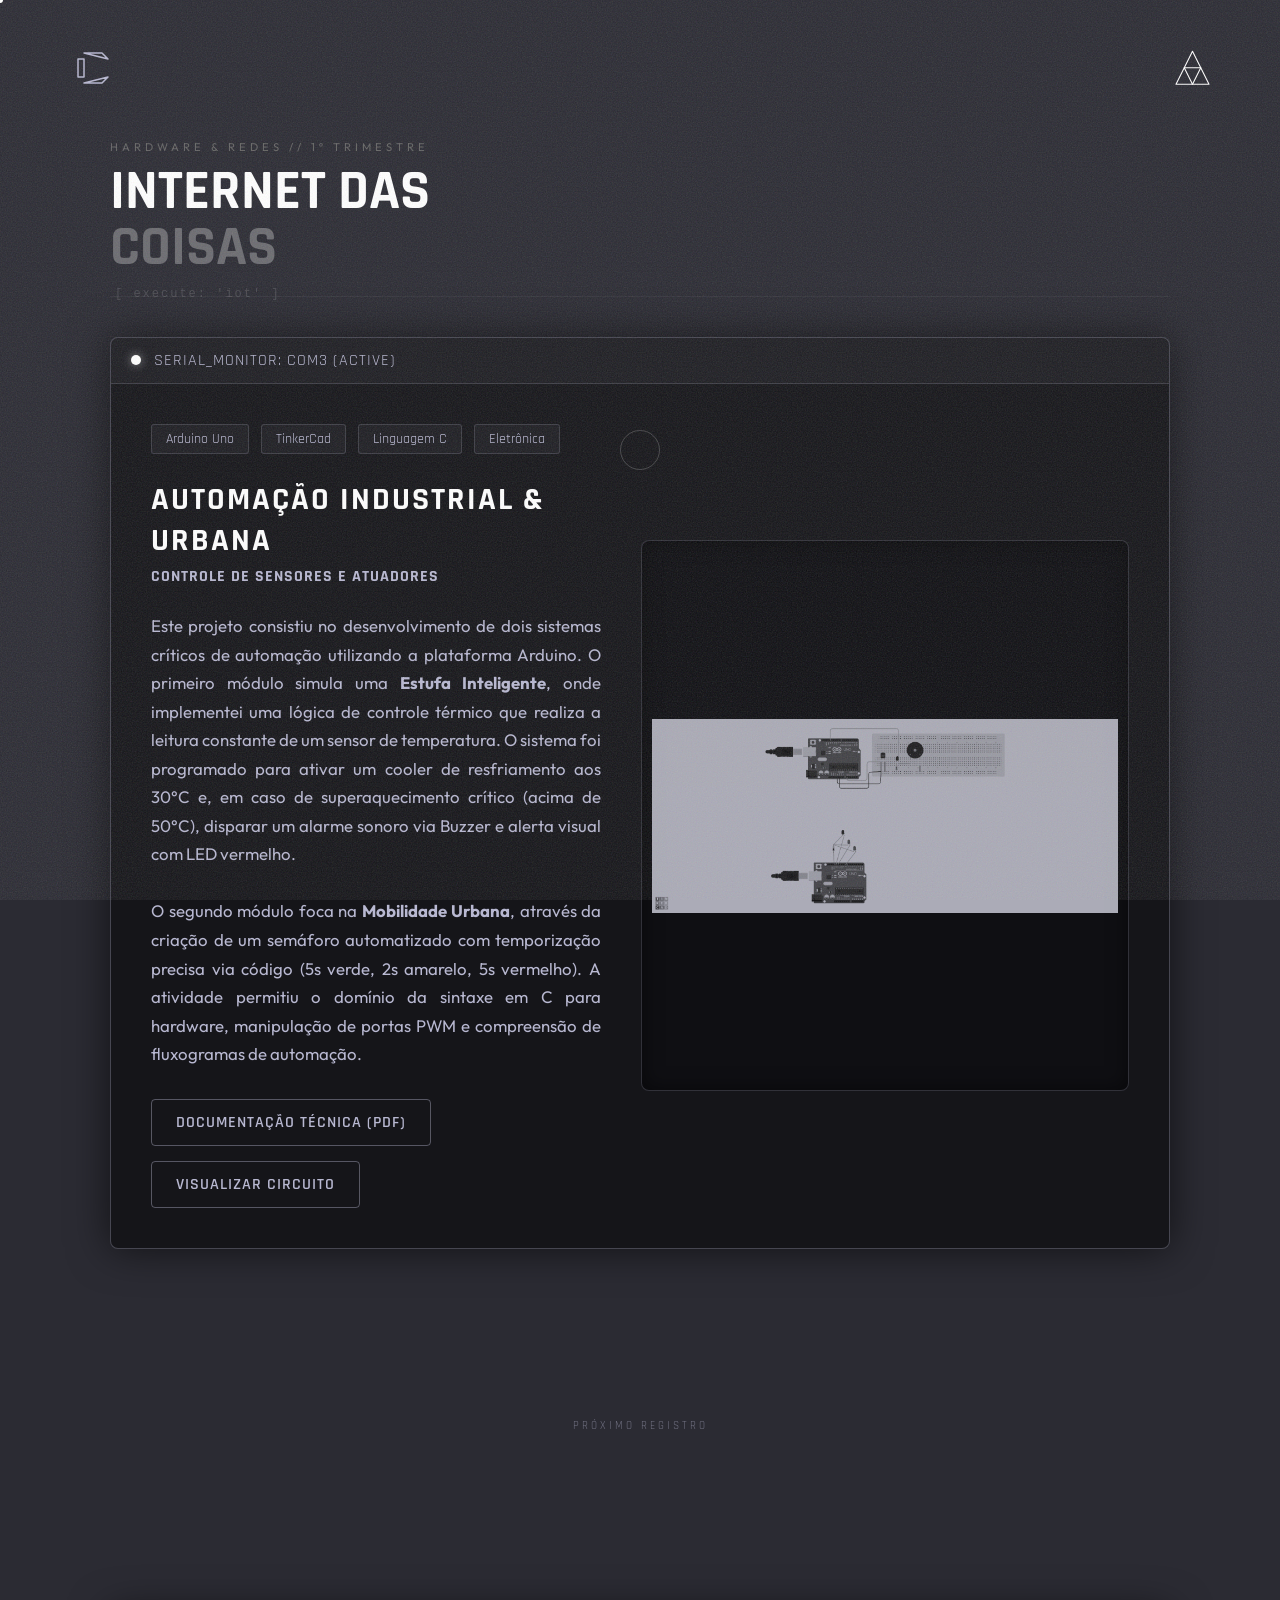
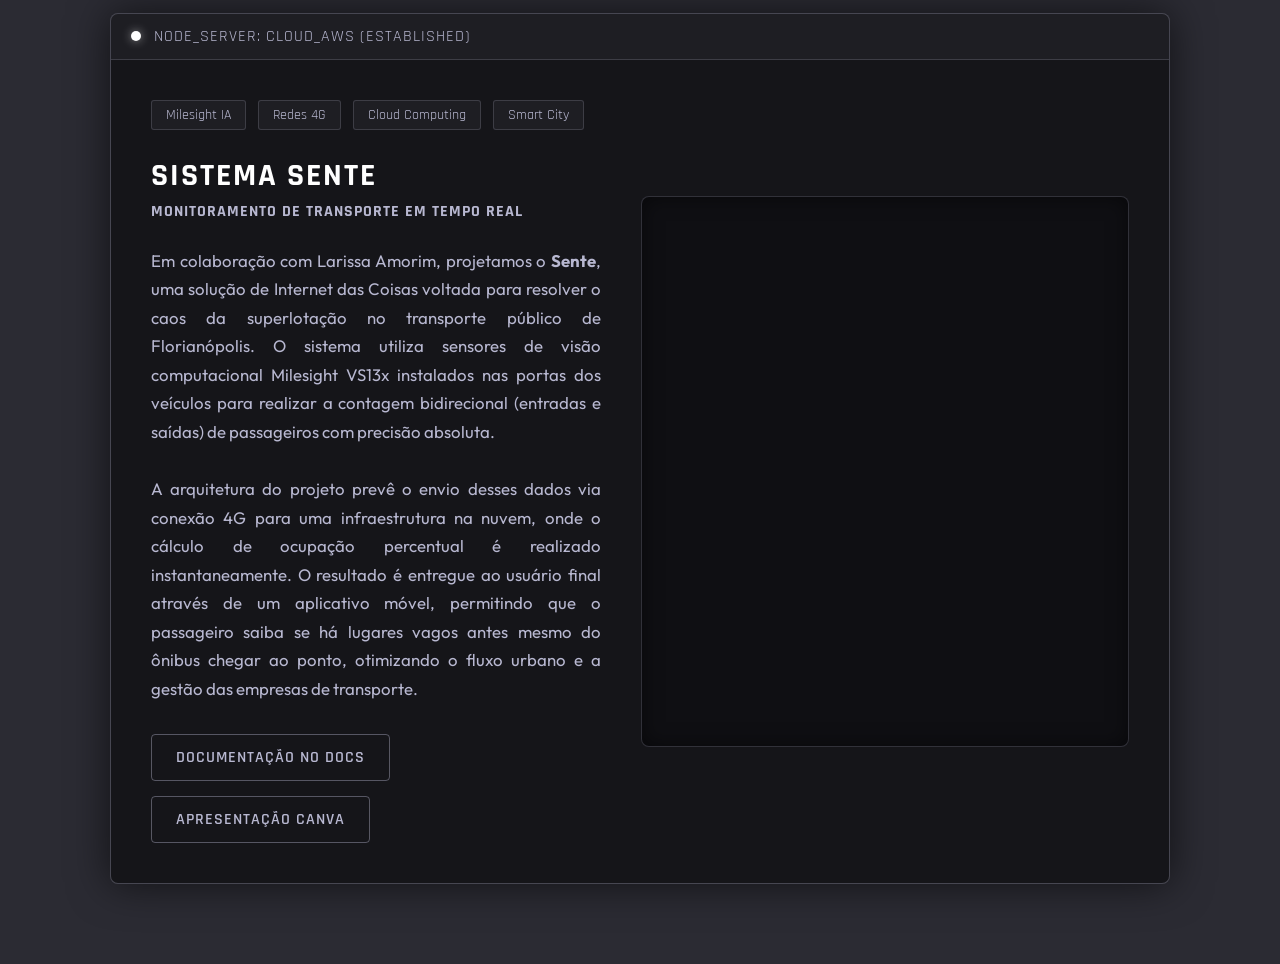
<file: iot.html>
<!DOCTYPE html>
<html lang="pt-BR">
<head>
    <meta charset="UTF-8">
    <meta name="viewport" content="width=device-width, initial-scale=1.0">
    <title>IoT | Caetano Rocha</title>
    
    <link rel="icon" type="image/png" href="logo.png">
    <link href="https://fonts.googleapis.com/css2?family=Outfit:wght@200;400&family=Rajdhani:wght@300;500;700&display=swap" rel="stylesheet">
    <link rel="stylesheet" href="style.css">
</head>
<body>
    <div id="ruido"></div>
    <div id="ponto"></div>
    <div id="rastro"></div>

    

    <div id="sql-terminal" style="display: none;">
        <div class="sql-header">
            <span>TERMINAL DE ACESSO REMOTO v3.0 // PROJETO ÍCARO</span>
            <span id="sql-status">[ STATUS: OFFLINE ]</span>
        </div>
        
        <div id="sql-logs"></div>

        <div class="sql-prompt-container" id="sql-linha-comando" style="display: none;">
            <span class="sql-prompt">admin@icaro=></span>
            <input type="text" id="sql-input" autocomplete="off" spellcheck="false" autofocus>
        </div>

    <div style="text-align: center; margin-top: 20px; color: #666; font-size: 0.8rem; font-family: 'Rajdhani', sans-serif; letter-spacing: 2px;">
        [ PRESSIONE ESC PARA SAIR ]
    </div>

    </div>

    

    <div class="marca-dagua-brasao">
        <svg class="brasao-svg" viewBox="0 0 100 100">
            <rect class="pedaco" x="35" y="20" width="30" height="15" fill="none" stroke-width="1"/>
            <path class="pedaco" d="M50,35 L50,50 M25,50 L75,50 M25,50 L25,65 M75,50 L75,65" fill="none" stroke-width="1"/>
            <rect class="pedaco" x="10" y="65" width="30" height="15" fill="none" stroke-width="1"/>
            <rect class="pedaco" x="60" y="65" width="30" height="15" fill="none" stroke-width="1"/>
        </svg>
    </div>

    <header>
        <div class="logo-box link-mag">
            <a href="index.html" style="text-decoration: none;">
                <svg class="logo-svg" viewBox="0 0 100 100">
                    <polygon class="p-top-c" points="40,25 70,25 80,35"/>
                    <polygon class="p-left-c" points="30,35 40,35 40,65 30,65"/>
                    <polygon class="p-bottom-c" points="40,75 70,75 80,65"/>
                </svg>
            </a>
        </div>
        <button class="btn-menu link-mag" id="btn-menu">
            <svg class="triangulo" viewBox="0 0 100 100">
                <polygon class="pedaco p-top" points="50,15 65,45 35,45"/>
                <polygon class="pedaco p-left" points="35,45 50,75 20,75"/>
                <polygon class="pedaco p-right" points="65,45 80,75 50,75"/>
            </svg>
        </button>
    </header>

    <div class="tela-links" id="tela-links">
        <ul class="nav-links">
            <li><a href="index.html" class="link-mag"><span class="num">01.</span> Início</a></li>
            <li><a href="linguagens.html" class="link-mag"><span class="num">02.</span> Linguagens</a></li>
            <li><a href="natureza.html" class="link-mag"><span class="num">03.</span> Natureza</a></li>
            <li><a href="humanas.html" class="link-mag"><span class="num">04.</span> Humanas</a></li>
            <li><a href="matematica.html" class="link-mag"><span class="num">05.</span> Matemática</a></li>
            <li class="item-retratil">
                <button id="btn-tecnico-menu" class="link-mag btn-menu-gigante ativo">
                    <span class="num">06.</span> Técnico
                </button>
                <ul id="sub-menu-tecnico" class="sub-menu revelado">
                    <li><a href="modelagem.html" class="link-mag">- Modelagem</a></li>
                    <li><a href="iot.html" class="link-mag">- IoT</a></li>
                    <li><a href="banco-dados.html" class="link-mag">- Banco de Dados</a></li>
                    <li><a href="desenvolvimento.html" class="link-mag">- Desenvolvimento</a></li>
                </ul>
            </li>
            <li><a href="sobre.html" class="link-mag"><span class="num">07.</span> Sobre mim</a></li>
        </ul>
    </div>

    <main class="area-tecnica">
        <div class="barra-topo-status">
        <div class="info-principal" style="position: relative;">
        <span class="tag-arquivo">HARDWARE & REDES // 1º TRIMESTRE</span>
        <h1>Internet das <br> <span style="opacity: 0.3">Coisas</span></h1>
        
        <span class="dica-sistema">[ execute: 'iot' ]</span> 
        </div>
        </div>

        <section style="display: flex; flex-direction: column; gap: 120px;">
            
            <div class="terminal-atividade">
                <div class="topo-terminal">
                    <span><span class="status-dot"></span> SERIAL_MONITOR: COM3 (ACTIVE)</span>
                </div>

                <div class="conteudo-projeto">
                    <div class="texto-projeto">
                        <div class="tags-tecnicas">
                            <span class="tag-tech">Arduino Uno</span>
                            <span class="tag-tech">TinkerCad</span>
                            <span class="tag-tech">Linguagem C</span>
                            <span class="tag-tech">Eletrônica</span>
                        </div>
                        
                        <h2 style="font-size: 2rem; margin-bottom: 5px;">Automação Industrial & Urbana</h2>
                        <h4 style="color: #b8b8d1; font-family: 'Rajdhani', sans-serif; margin-bottom: 25px; letter-spacing: 1px;">CONTROLE DE SENSORES E ATUADORES</h4>
                        
                        <p class="descricao-longa">
                            Este projeto consistiu no desenvolvimento de dois sistemas críticos de automação utilizando a plataforma Arduino. O primeiro módulo simula uma <b>Estufa Inteligente</b>, onde implementei uma lógica de controle térmico que realiza a leitura constante de um sensor de temperatura. O sistema foi programado para ativar um cooler de resfriamento aos 30°C e, em caso de superaquecimento crítico (acima de 50°C), disparar um alarme sonoro via Buzzer e alerta visual com LED vermelho. <br><br>
                            O segundo módulo foca na <b>Mobilidade Urbana</b>, através da criação de um semáforo automatizado com temporização precisa via código (5s verde, 2s amarelo, 5s vermelho). A atividade permitiu o domínio da sintaxe em C para hardware, manipulação de portas PWM e compreensão de fluxogramas de automação.
                        </p>

                        <div style="display: flex; gap: 15px; flex-wrap: wrap;">
                            <a href="Atividades%20IoT.pdf" target="_blank" class="btn-link-canva link-mag">Documentação Técnica (PDF)</a>
                            <a href="Photos/Stunning Blad-Rottis.png" target="_blank" class="btn-link-canva link-mag">Visualizar Circuito</a>
                        </div>
                    </div>

                    <div class="visualizacao-projeto">
                        <div class="area-embed">
                            <img src="Photos/Stunning Blad-Rottis.png" alt="Circuito IoT Semáforo e Estufa">
                        </div>
                    </div>
                </div>
            </div>

            <div class="scroll-indicator">
                <span>PRÓXIMO REGISTRO</span>
                <div class="scroll-line"></div>
            </div>

            <div class="terminal-atividade">
                <div class="topo-terminal">
                    <span><span class="status-dot"></span> NODE_SERVER: CLOUD_AWS (ESTABLISHED)</span>
                </div>

                <div class="conteudo-projeto">
                    <div class="texto-projeto">
                        <div class="tags-tecnicas">
                            <span class="tag-tech">Milesight IA</span>
                            <span class="tag-tech">Redes 4G</span>
                            <span class="tag-tech">Cloud Computing</span>
                            <span class="tag-tech">Smart City</span>
                        </div>
                        
                        <h2 style="font-size: 2rem; margin-bottom: 5px;">Sistema Sente</h2>
                        <h4 style="color: #b8b8d1; font-family: 'Rajdhani', sans-serif; margin-bottom: 25px; letter-spacing: 1px;">MONITORAMENTO DE TRANSPORTE EM TEMPO REAL</h4>
                        
                        <p class="descricao-longa">
                            Em colaboração com Larissa Amorim, projetamos o <b>Sente</b>, uma solução de Internet das Coisas voltada para resolver o caos da superlotação no transporte público de Florianópolis. O sistema utiliza sensores de visão computacional Milesight VS13x instalados nas portas dos veículos para realizar a contagem bidirecional (entradas e saídas) de passageiros com precisão absoluta. <br><br>
                            A arquitetura do projeto prevê o envio desses dados via conexão 4G para uma infraestrutura na nuvem, onde o cálculo de ocupação percentual é realizado instantaneamente. O resultado é entregue ao usuário final através de um aplicativo móvel, permitindo que o passageiro saiba se há lugares vagos antes mesmo do ônibus chegar ao ponto, otimizando o fluxo urbano e a gestão das empresas de transporte.
                        </p>

                        <div style="display: flex; gap: 15px; flex-wrap: wrap;">
                            <a href="https://docs.google.com/document/d/1dgI3ywSscN2zkyqTors1g4Rk1lLBq7sQNY7C1dXFPoM/edit?usp=sharing" target="_blank" class="btn-link-canva link-mag">Documentação no Docs</a>
                            <a href="https://canva.link/wcm3splwrp3tai2" target="_blank" class="btn-link-canva link-mag">Apresentação Canva</a>
                        </div>
                    </div>

                    <div class="visualizacao-projeto">
                        <div class="area-embed">
                            <iframe loading="lazy" src="https://www.canva.com/design/DAHBG41dCTQ/BzNPwjlr6x9ZtiTYDz6-mA/view?embed" allowfullscreen="allowfullscreen"></iframe>
                        </div>
                    </div>
                </div>
            </div>
        </section>
    </main>

    <script>
        // CURSORES E MENUS 
        const ponto = document.getElementById('ponto'); const rastro = document.getElementById('rastro');
        let mouseX = window.innerWidth / 2; let mouseY = window.innerHeight / 2; let rX = mouseX, rY = mouseY;
        window.addEventListener('mousemove', e => { mouseX = e.clientX; mouseY = e.clientY; ponto.style.transform = `translate3d(calc(${mouseX}px - 50%), calc(${mouseY}px - 50%), 0)`; });
        function animar() { rX += (mouseX - rX) * 0.12; rY += (mouseY - rY) * 0.12; rastro.style.transform = `translate3d(calc(${rX}px - 50%), calc(${rY}px - 50%), 0)`; requestAnimationFrame(animar); }
        animar();

        const btnMenu = document.getElementById('btn-menu'); const telaLinks = document.getElementById('tela-links');
        const btnTecnicoMenu = document.getElementById('btn-tecnico-menu'); const subMenuTecnico = document.getElementById('sub-menu-tecnico');
        btnMenu.addEventListener('click', () => { btnMenu.classList.toggle('aberto'); telaLinks.classList.toggle('visivel'); });
        if (btnTecnicoMenu) { btnTecnicoMenu.addEventListener('click', () => { btnTecnicoMenu.classList.toggle('ativo'); subMenuTecnico.classList.toggle('revelado'); }); }

        let sequenciaInutil = "";
        const codigoSecreto = "iot";
        const terminal = document.getElementById('sql-terminal'); // ID atualizado
        const logs = document.getElementById('sql-logs');        // ID atualizado
        const linhaComando = document.getElementById('sql-linha-comando'); // ID atualizado
        const input = document.getElementById('sql-input');      // ID atualizado
        const dica = document.getElementById('dica-easter-egg');

        function printLog(texto, classe = "") {
            const p = document.createElement('p');
            if (classe) p.className = classe;
            p.innerHTML = texto;
            logs.appendChild(p);
            terminal.scrollTop = terminal.scrollHeight;
        }

        window.addEventListener('keydown', (e) => {
            // Se o terminal já estiver aberto, não reinicia a sequência
            if (terminal.style.display === 'block') return;

            sequenciaInutil += e.key.toLowerCase();
            if (sequenciaInutil.slice(-3) === codigoSecreto) {
                terminal.style.display = 'block';
                if(dica) dica.style.display = 'none';
                
                setTimeout(() => {
                    printLog("CONECTANDO AO MÓDULO IOT...");
                    setTimeout(() => {
                        printLog("SISTEMA OPERACIONAL ÍCARO v3.0 CARREGADO.");
                        printLog("DIGITE 'HELP' PARA LISTAR COMANDOS.");
                        linhaComando.style.display = 'flex';
                        input.focus();
                    }, 800);
                }, 500);
            }
        });

        // Lógica do Enter no Terminal
        input.addEventListener('keypress', (e) => {
            if (e.key === 'Enter') {
                const comando = input.value.toLowerCase().trim();
                printLog(`admin@icaro=> ${comando}`);
                input.value = "";

                if (comando === "help") {
                    printLog("COMANDOS DISPONÍVEIS: STATUS, LOGS, CLEAR, EXIT");
                } else if (comando === "exit") {
                    terminal.style.display = 'none';
                    if(dica) dica.style.display = 'block';
                    logs.innerHTML = "";
                } else if (comando === "clear") {
                    logs.innerHTML = "";
                } else {
                    printLog(`ERRO: Comando '${comando}' não reconhecido.`);
                }
            }
        });

        // FORÇA O FECHAMENTO DO TERMINAL COM A TECLA ESC
window.addEventListener('keydown', function(e) {
    if (e.key === 'Escape') {
        // Mapeia tanto os IDs antigos (sys) quanto os novos (sql) para evitar erros
        const terminalAcesso = document.getElementById('sql-terminal') || document.getElementById('sys-terminal');
        const barraComando = document.getElementById('sql-linha-comando') || document.getElementById('sys-linha-comando');
        const caixaInput = document.getElementById('sql-input') || document.getElementById('sys-input');
        
        // Esconde o terminal e a linha de comando
        if (terminalAcesso) terminalAcesso.style.display = 'none';
        if (barraComando) barraComando.style.display = 'none';
        
        // Limpa o que estava escrito e retira o foco da caixa de texto
        if (caixaInput) {
            caixaInput.value = "";
            caixaInput.blur();
        }

        // Se o seu código usa a variável 'terminalAtivo', nós a resetamos
        if (typeof terminalAtivo !== 'undefined') {
            terminalAtivo = false;
        }
    }
});
    </script>
</body>
</html>
</file>
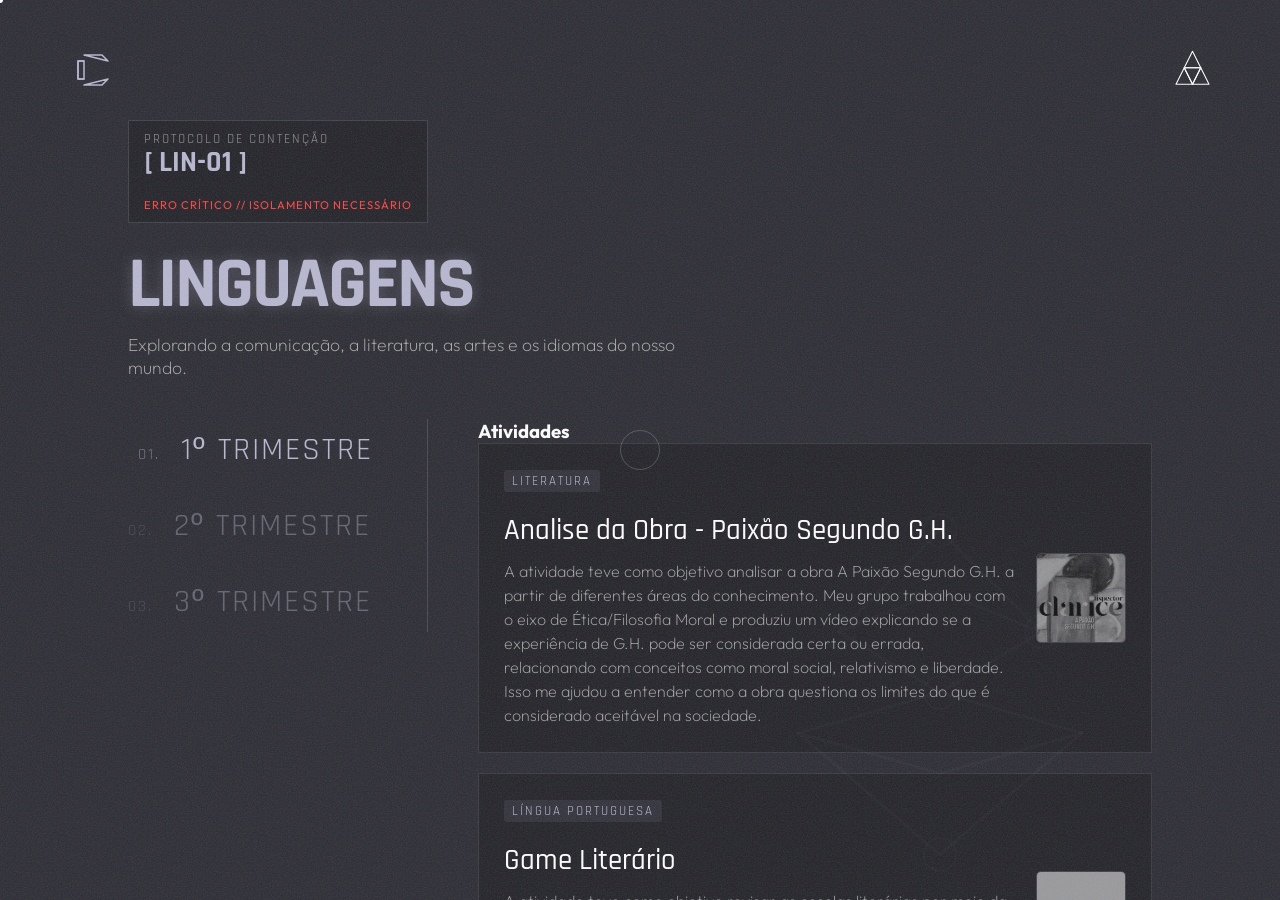
<file: linguagens.html>
<!DOCTYPE html>
<html lang="pt-BR">
<head>
    <meta charset="UTF-8">
    <meta name="viewport" content="width=device-width, initial-scale=1.0">
    <title>Linguagens | Caetano Rocha</title>
    
    <link rel="icon" type="image/png" href="logo.png">
    
    <link href="https://fonts.googleapis.com/css2?family=Outfit:wght@200;400&family=Rajdhani:wght@300;500;700&display=swap" rel="stylesheet">
    <link rel="stylesheet" href="style.css">
    
</head>
<body>
    <div class="crt-overlay"></div>

    <div id="ponto"></div>
    <div id="rastro"></div>
    
    <div id="ruido"></div>
    <div id="fundo-decorativo"></div>

<div class="marca-dagua-brasao">
        <svg class="brasao-svg" viewBox="0 0 100 100">
            <g class="grupo-pedaco g-base">
                <polygon class="pedaco" points="15,60 50,90 85,60 50,70"/>
                <polyline class="pedaco" points="15,60 50,50 85,60"/>
                <circle class="pedaco p-no" cx="50" cy="90" r="4"/>
                <circle class="pedaco p-no" cx="50" cy="50" r="4"/>
            </g>
            <g class="grupo-pedaco g-topo">
                <polygon class="pedaco" points="25,35 50,10 75,35 50,25"/>
                <polyline class="pedaco p-conexoes" points="25,35 50,50 75,35"/>
                <circle class="pedaco p-no" cx="50" cy="10" r="4"/>
                <circle class="pedaco p-no" cx="25" cy="35" r="4"/>
                <circle class="pedaco p-no" cx="75" cy="35" r="4"/>
            </g>
        </svg>
    </div>

    <header>
        <a href="index.html" class="logo-box link-mag">
            <svg class="logo-svg" viewBox="0 0 100 100">
                <polygon class="p-top-c" points="40,25 70,25 80,35"/>
                <polygon class="p-left-c" points="30,35 40,35 40,65 30,65"/>
                <polygon class="p-bottom-c" points="40,75 70,75 80,65"/>
                <polyline class="p-connect" points="40,35 30,35 30,65 40,65"/>
            </svg>
        </a>
        
        <button class="btn-menu link-mag" id="btn-menu">
            <svg class="triangulo" viewBox="0 0 100 100">
                <polygon class="pedaco p-top" points="50,15 65,45 35,45"/>
                <polygon class="pedaco p-left" points="35,45 50,75 20,75"/>
                <polygon class="pedaco p-right" points="65,45 80,75 50,75"/>
                <polygon class="pedaco p-mid" points="35,45 65,45 50,75"/>
            </svg>
        </button>
    </header>
        
    <div class="tela-links" id="tela-links">
        <ul class="nav-links">
            <li><a href="index.html" class="link-mag"><span class="num">01.</span> Início</a></li>
            <li><a href="humanas.html" class="link-mag"><span class="num">02.</span> Humanas</a></li>
            <li><a href="linguagens.html" class="link-mag"><span class="num">03.</span> Linguagens</a></li>
            <li><a href="natureza.html" class="link-mag"><span class="num">04.</span> Natureza</a></li>
            <li><a href="matematica.html" class="link-mag"><span class="num">05.</span> Matemática</a></li>
            
            <li class="item-retratil">
                <button id="btn-tecnico-menu" class="link-mag btn-menu-gigante">
                    <span class="num">06.</span> Técnico
                </button>
                <ul id="sub-menu-tecnico" class="sub-menu">
                    <li><a href="modelagem.html" class="link-mag">- Modelagem de Sistemas</a></li>
                    <li><a href="iot.html" class="link-mag">- IoT</a></li>
                    <li><a href="banco-dados.html" class="link-mag">- Banco de Dados</a></li>
                    <li><a href="desenvolvimento.html" class="link-mag">- Desenvolvimento de Sistemas</a></li>
                </ul>
            </li>
            <li><a href="sobre.html" class="link-mag"><span class="num">07.</span> Sobre mim</a></li>
        </ul>
    </div>

    <main class="pagina-interna">

       <div class="cabecalho-pagina">
            <div id="painel-status" class="status-box link-mag">
                <span class="status-txt">PROTOCOLO DE CONTENÇÃO</span>
                <span id="codigo-secreto" class="status-codigo glitch-cor" data-text="[ LIN-01 ]">[ LIN-01 ]</span>
                
                <div class="progresso-wrapper">
                    <div id="barra-progresso" class="barra-progresso"></div>
                </div>
                
                <span id="status-erro" class="status-erro">ERRO CRÍTICO // ISOLAMENTO NECESSÁRIO</span>
            </div>

            <h1 class="nome">Linguagens</h1>
            <p class="texto-intro">Explorando a comunicação, a literatura, as artes e os idiomas do nosso mundo.</p>
        </div>

        <div class="split-layout">
            
            <aside class="trimestres-nav">
                <button class="btn-trimestre link-mag ativo" data-alvo="tri-1">
                    <span class="num">01.</span> 1º Trimestre
                </button>
                <button class="btn-trimestre link-mag" data-alvo="tri-2">
                    <span class="num">02.</span> 2º Trimestre
                </button>
                <button class="btn-trimestre link-mag" data-alvo="tri-3">
                    <span class="num">03.</span> 3º Trimestre
                </button>
            </aside>

            <section class="atividades-conteudo">
                
                <div class="trimestre-painel ativo" id="tri-1">
                    <h3 class="titulo-secao">Atividades</h3>
                    <div class="lista-atividades">
                        <div class="atividade-card link-mag" data-modal="modal-1">
                            <div class="card-info">
                                <span class="materia-tag">Literatura</span>
                                <h4>Analise da Obra - Paixão Segundo G.H.</h4>
                                <p>A atividade teve como objetivo analisar a obra A Paixão Segundo G.H. a partir de diferentes áreas do conhecimento. Meu grupo trabalhou com o eixo de Ética/Filosofia Moral e produziu um vídeo explicando se a experiência de G.H. pode ser considerada certa ou errada, relacionando com conceitos como moral social, relativismo e liberdade. Isso me ajudou a entender como a obra questiona os limites do que é considerado aceitável na sociedade.</p>
                            </div>
                            <div class="card-thumb">
                                <img src="/Photos/gh.jpg" alt="Thumb">
                            </div>
                        </div>

                         <div class="atividade-card link-mag" data-modal="modal-2">
                            <div class="card-info">
                                <span class="materia-tag">Língua Portuguesa</span>
                                <h4>Game Literário</h4>
                                <p>A atividade teve como objetivo revisar as escolas literárias por meio da criação de um jogo digital. Meu grupo trabalhou com o Realismo, pesquisando suas características, contexto histórico, autores e obras. Depois, organizamos as informações e criamos um jogo no Wordwall com perguntas e explicações. Isso me ajudou a entender melhor o conteúdo de forma mais dinâmica e interativa.
</p>
                            </div>
                            <div class="card-thumb">
                                <img src="/Photos/jogo-realismo.png" alt="Thumb">
                            </div>
                        </div>
                    </div>
                </div>

                <div class="trimestre-painel" id="tri-2">
                    <h3 class="titulo-secao">Atividades</h3>
                    <div class="lista-atividades">
                        <p class="texto-intro" style="font-style: italic;">Atividades do 2º trimestre ainda não iniciadas...</p>
                    </div>
                </div>

                <div class="trimestre-painel" id="tri-3">
                    <h3 class="titulo-secao">Atividades</h3>
                    <div class="lista-atividades">
                        <p class="texto-intro" style="font-style: italic;">Atividades do 3º trimestre ainda não iniciadas...</p>
                    </div>
                </div>

            </section>
        </div>
    </main>

    <div class="modal-atividade" id="modal-1">
        <button class="btn-fechar link-mag" id="btn-fechar-modal">
            <svg viewBox="0 0 100 100" width="40" height="40">
                <line x1="20" y1="20" x2="80" y2="80" stroke="#b8b8d1" stroke-width="4" stroke-linecap="round"/>
                <line x1="80" y1="20" x2="20" y2="80" stroke="#b8b8d1" stroke-width="4" stroke-linecap="round"/>
            </svg>
        </button>

        <div class="modal-conteudo">
            <div class="modal-imagem">
                <div class="img-placeholder">
                    <span><iframe src="https://www.youtube.com/embed/v1jptYC5Mwo?si=OieHKYVViX5TYYLN" title="YouTube video player" frameborder="0" allow="accelerometer; autoplay; clipboard-write; encrypted-media; gyroscope; picture-in-picture; web-share" referrerpolicy="strict-origin-when-cross-origin" allowfullscreen></iframe></span>
                </div>
            </div>
            
            <div class="modal-textos">
                <span class="materia-tag">Literatura</span>
                <h2 class="titulo-modal">Analise da Obra - Paixão Segundo G.H.</h2>
                <p class="desc-modal">A atividade teve como objetivo analisar a obra A Paixão Segundo G.H. a partir de diferentes áreas do conhecimento. Meu grupo trabalhou com o eixo de Ética/Filosofia Moral e produziu um vídeo explicando se a experiência de G.H. pode ser considerada certa ou errada, relacionando com conceitos como moral social, relativismo e liberdade. Isso me ajudou a entender como a obra questiona os limites do que é considerado aceitável na sociedade.</p>
                
                <h4 class="habilidades-titulo">Habilidades</h4>
                <ul class="habilidades-lista">
                    <li>H4 - Reconhecer a pluralidade de manifestações artísticas e culturais como forma de integração entre pessoas e entre diferentes grupos sociais e étnicos.</li>
                    <li>H22 - Produzir textos técnicos de acordo com uma estrutura estabelecida.</li>
                    </ul>

                    <a href="https://youtu.be/v1jptYC5Mwo" target="_blank" class="btn-abrir-externo">
                ABRIR
            </a>

            <a href="https://canva.link/lzh9ftnjcheu91h" target="_blank" class="btn-abrir-externo">
                MAPA MENTAL
            </a>
            </div>
        </div>
    </div>

    <div class="modal-atividade" id="modal-2">
        <button class="btn-fechar link-mag" id="btn-fechar-modal">
            <svg viewBox="0 0 100 100" width="40" height="40">
                <line x1="20" y1="20" x2="80" y2="80" stroke="#b8b8d1" stroke-width="4" stroke-linecap="round"/>
                <line x1="80" y1="20" x2="20" y2="80" stroke="#b8b8d1" stroke-width="4" stroke-linecap="round"/>
            </svg>
        </button>

        <div class="modal-conteudo">
            <div class="modal-imagem">
                <div class="img-placeholder">
                    <span> <iframe loading="lazy" src="https://www.canva.com/design/DAHB31eK4C0/IxbRqi24bWV-9AUkbmof2Q/view?embed" allowfullscreen="allowfullscreen" allow="fullscreen"></iframe></span>
                </div>
            </div>
            
            <div class="modal-textos">
                <span class="materia-tag">Língua Portuguesa</span>
                <h2 class="titulo-modal">Game Literário</h2>
                <p class="desc-modal">A atividade teve como objetivo revisar as escolas literárias por meio da criação de um jogo digital. Meu grupo trabalhou com o Realismo, pesquisando suas características, contexto histórico, autores e obras. Depois, organizamos as informações e criamos um jogo no Wordwall com perguntas e explicações. Isso me ajudou a entender melhor o conteúdo de forma mais dinâmica e interativa.</p>
                
                <h4 class="habilidades-titulo">Habilidades</h4>
                <ul class="habilidades-lista">
                    <li>H15 - Produzir trabalhos individuais e coletivos, explorando materiais e técnicas
ligados ao universo das composições artísticas e de práticas corporais.</li>
                    </ul>

                    <a href="https://canva.link/gkunchr9xp8k6a6" target="_blank" class="btn-abrir-externo">
                ABRIR
            </a>
            </div>
        </div>
    </div>


    <div id="background-buraco-negro" style="display: none;">
        <div id="anel-acrecao"></div>
    </div>
    <div id="terminal-alien" style="display: none; position: fixed; top: 50%; left: 50%; transform: translate(-50%, -50%); background: rgba(10, 0, 0, 0.95); border: 2px solid #ff0000; padding: 40px; z-index: 99999; flex-direction: column; align-items: center; text-align: center; box-shadow: 0 0 50px rgba(255, 0, 0, 0.6); backdrop-filter: blur(10px); width: 80vw; max-width: 600px;">
        <h3 style="color: #ff3333; font-family: 'Rajdhani', sans-serif; font-size: 2rem; margin: 0 0 10px 0; text-shadow: 0 0 10px red;">SOBRECARGA DE SINTAXE</h3>
        <p style="color: #ff3333; font-family: 'Rajdhani', sans-serif; letter-spacing: 2px; margin-bottom: 20px;">DIGITE A SINTAXE EXATA PARA ANULAR:</p>
        <div id="alvo-display" style="font-family: monospace; font-size: 1.5rem; color: rgba(255,255,255,0.4); letter-spacing: 3px; margin-bottom: 20px; text-decoration: line-through;">ANULAR_SOBRECARGA_SINTATICA</div>
        <div id="display-digitacao" style="font-family: monospace; font-size: 2rem; color: #00ffcc; letter-spacing: 3px; border-bottom: 3px solid #00ffcc; display: inline-block; min-width: 60%; height: 50px; line-height: 50px;">_</div>
    </div>
    <div id="tela-game-over" style="display: none; position: fixed; top: 0; left: 0; width: 100vw; height: 100vh; background: rgba(0, 0, 0, 0.95); flex-direction: column; justify-content: center; align-items: center; z-index: 100000; text-align: center; padding: 20px;">
        <h2 style="color: #ff0000; font-size: clamp(2rem, 5vw, 4rem); font-family: 'Rajdhani', sans-serif; font-weight: bold; text-shadow: 0 0 20px rgba(255, 0, 0, 0.8); margin-bottom: 40px; line-height: 1.2;">FALHA DE COMUNICAÇÃO<br>SISTEMA ISOLADO</h2>
        <button id="btn-reset-emergencia" class="link-mag" style="background: transparent; color: #fff; border: 1px solid rgba(255, 255, 255, 0.3); padding: 15px 30px; font-family: 'Rajdhani', sans-serif; font-size: 1.2rem; cursor: pointer; text-transform: uppercase; border-radius: 4px; transition: all 0.3s;">REINICIAR SISTEMA</button>
    </div>

    <script>
    // =========================================
    // 1. CURSOR, PARALLAX E MENUS
    // =========================================
    const ponto = document.getElementById('ponto');
    const rastro = document.getElementById('rastro');
    const linksMag = document.querySelectorAll('.link-mag');

    let mouseX = window.innerWidth / 2;
    let mouseY = window.innerHeight / 2;
    let rastroX = mouseX, rastroY = mouseY;

    window.addEventListener('mousemove', e => {
        mouseX = e.clientX; 
        mouseY = e.clientY;
        ponto.style.transform = `translate3d(calc(${mouseX}px - 50%), calc(${mouseY}px - 50%), 0)`;
        
        const brasaoSvg = document.querySelector('.brasao-svg');
        if (brasaoSvg && !document.body.classList.contains('modo-overdrive')) {
            const movX = (mouseX / window.innerWidth - 0.5) * 40;
            const movY = (mouseY / window.innerHeight - 0.5) * 40;
            brasaoSvg.style.transform = `translate(${-movX}px, ${-movY}px)`;
        }
    });

    function animarRastro() {
        rastroX += (mouseX - rastroX) * 0.15; 
        rastroY += (mouseY - rastroY) * 0.15;
        rastro.style.transform = `translate3d(calc(${rastroX}px - 50%), calc(${rastroY}px - 50%), 0)`;
        requestAnimationFrame(animarRastro);
    }
    animarRastro();

    linksMag.forEach(link => {
        link.addEventListener('mouseenter', () => rastro.classList.add('ativo'));
        link.addEventListener('mouseleave', () => {
            rastro.classList.remove('ativo');
            link.style.transform = `translate(0px, 0px)`;
        });
        link.addEventListener('mousemove', (e) => {
            const caixa = link.getBoundingClientRect();
            const x = e.clientX - caixa.left - caixa.width / 2;
            const y = e.clientY - caixa.top - caixa.height / 2;
            link.style.transform = `translate(${x * 0.15}px, ${y * 0.15}px)`;
        });
    });

    const btnMenu = document.getElementById('btn-menu');
    const telaLinks = document.getElementById('tela-links');
    if (btnMenu && telaLinks) {
        btnMenu.addEventListener('click', () => {
            btnMenu.classList.toggle('aberto');
            telaLinks.classList.toggle('visivel');
        });
    }

    const btnTecnicoMenu = document.getElementById('btn-tecnico-menu');
    const subMenuTecnico = document.getElementById('sub-menu-tecnico');
    if (btnTecnicoMenu) {
        btnTecnicoMenu.addEventListener('click', () => {
            btnTecnicoMenu.classList.toggle('ativo');
            subMenuTecnico.classList.toggle('revelado');
        });
    }

    const botoesTrimestre = document.querySelectorAll('.btn-trimestre');
    const paineisTrimestre = document.querySelectorAll('.trimestre-painel');
    botoesTrimestre.forEach(botao => {
        botao.addEventListener('click', () => {
            botoesTrimestre.forEach(b => b.classList.remove('ativo'));
            paineisTrimestre.forEach(p => p.classList.remove('ativo'));
            botao.classList.add('ativo');
            const alvo = botao.getAttribute('data-alvo');
            if (document.getElementById(alvo)) {
                document.getElementById(alvo).classList.add('ativo');
            }
        });
    });

    // =========================================
    // MODAL DE MÚLTIPLAS ATIVIDADES
    // =========================================
    const cardsAtividade = document.querySelectorAll('.atividade-card');
    const botoesFechar = document.querySelectorAll('.btn-fechar');
    const todosModais = document.querySelectorAll('.modal-atividade');

    // Lógica para ABRIR clicando no Card inteiro
    cardsAtividade.forEach(card => {
        card.addEventListener('click', () => {
            const modalId = card.getAttribute('data-modal');
            if (modalId) {
                const modalCorreto = document.getElementById(modalId);
                if (modalCorreto) modalCorreto.classList.add('visivel');
            }
        });
    });

    // Lógica para FECHAR clicando no X
    botoesFechar.forEach(btn => {
        btn.addEventListener('click', () => {
            const modal = btn.closest('.modal-atividade');
            if (modal) modal.classList.remove('visivel');
        });
    });

    // Lógica para FECHAR clicando no fundo escuro fora do modal
    todosModais.forEach(modal => {
        modal.addEventListener('click', (e) => {
            if(e.target === modal) {
                modal.classList.remove('visivel');
            }
        });
    });

    // =========================================
    // 2. SCI-FI OVERDRIVE: LINGUAGENS (DIGITAÇÃO)
    // =========================================
    const painelStatus = document.getElementById('painel-status');
    const marcaDagua = document.querySelector('.marca-dagua-brasao');
    const barraProgresso = document.getElementById('barra-progresso');
    const codigoSecreto = document.getElementById('codigo-secreto');
    const statusErro = document.getElementById('status-erro');
    const body = document.body;
    const tituloSecao = document.querySelector('.nome');
    const textoIntro = document.querySelector('.texto-intro');
    
    const terminalUI = document.getElementById('terminal-alien');
    const displayDigitacao = document.getElementById('display-digitacao');
    const btnReset = document.getElementById('btn-reset-emergencia');
    const telaGameOver = document.getElementById('tela-game-over');
    const buracoNegro = document.getElementById('background-buraco-negro');

    let tempoRestante = 100;
    let desafioAtivo = false;
    let bloqueioAtivo = false;
    let temporizador;

    const alvoDigitacao = "ANULAR_SOBRECARGA_SINTATICA";
    let textoDigitado = "";
    let listenerTecladoAtivo = null;

    function efeitoHacker(elemento, textoFinal, velocidadeFactor = 3) {
        if (!elemento) return;
        const letrasHack = "ABCDEFGHIJKLMNOPQRSTUVWXYZ0123456789!@#$%^&*()_+-=[]{}|;:',.<>?/";
        let iteracoes = 0;
        const textoOriginal = elemento.innerText || "";
        
        const intervalo = setInterval(() => {
            elemento.innerText = textoOriginal.split("").map((letra, index) => {
                if(index < iteracoes) return textoFinal[index] || letra;
                return letrasHack[Math.floor(Math.random() * letrasHack.length)];
            }).join("");
            if(iteracoes >= textoOriginal.length) clearInterval(intervalo);
            iteracoes += 1 / velocidadeFactor; 
        }, 30);
    }

    function iniciarTerminal() {
        terminalUI.style.display = 'flex';
        if (buracoNegro) buracoNegro.style.display = 'block';
        
        textoDigitado = "";
        displayDigitacao.innerText = "_";
        displayDigitacao.style.color = "#00ffcc";
        displayDigitacao.style.borderColor = "#00ffcc";
        
        listenerTecladoAtivo = (e) => {
            if (!desafioAtivo) return;

            if (e.key.length > 1 && e.key !== 'Backspace' && e.key !== ' ') return;

            let tecla = e.key.toUpperCase();
            if (tecla === ' ') tecla = '_';

            const proximaLetra = alvoDigitacao[textoDigitado.length];

            if (tecla === proximaLetra) {
                textoDigitado += tecla;
                displayDigitacao.innerText = textoDigitado + "_";
                displayDigitacao.style.color = "#00ffcc";
                displayDigitacao.style.borderColor = "#00ffcc";

                if (textoDigitado === alvoDigitacao) {
                    finalizarDesafio(true);
                }
            } else {
                textoDigitado = "";
                displayDigitacao.innerText = "_";
                displayDigitacao.style.color = "#ff3333";
                displayDigitacao.style.borderColor = "#ff3333";
                
                terminalUI.style.transform = "translate(-50%, -50%) translateX(10px)";
                setTimeout(() => terminalUI.style.transform = "translate(-50%, -50%) translateX(-10px)", 50);
                setTimeout(() => terminalUI.style.transform = "translate(-50%, -50%) translateX(0)", 100);
            }
        };

        document.addEventListener('keydown', listenerTecladoAtivo);
    }

    function finalizarDesafio(sucesso) {
        desafioAtivo = false;
        bloqueioAtivo = true; // Impede clicar enquanto resolve
        clearInterval(temporizador);
        if(listenerTecladoAtivo) document.removeEventListener('keydown', listenerTecladoAtivo);
        
        terminalUI.style.display = 'none';
        painelStatus.classList.add('bloqueado');
        barraProgresso.style.transform = `scaleX(1)`; 
        
        if (sucesso) {
            // MENSAGEM DE SUCESSO
            efeitoHacker(tituloSecao, "SISTEMA ESTABILIZADO");
            efeitoHacker(textoIntro, "Tradução concluída. Ameaça neutralizada com sucesso.");
            codigoSecreto.innerText = "SISTEMA SEGURO";
            barraProgresso.style.background = '#44ff44';

            // REMOVE O EFEITO DE ALARME IMEDIATAMENTE
            body.classList.remove('modo-overdrive');
            marcaDagua.classList.remove('overdrive');
            if (buracoNegro) buracoNegro.style.display = 'none';

            // ESPERA 3.5 SEGUNDOS E DEVOLVE A PÁGINA AO NORMAL
            setTimeout(() => {
                efeitoHacker(tituloSecao, "Linguagens e Códigos");
                efeitoHacker(textoIntro, "Explorando a comunicação, a literatura, as artes e os idiomas do nosso mundo.");
                codigoSecreto.innerText = "[ LIN-01 ]";
                barraProgresso.style.background = 'rgba(255, 255, 255, 0.3)';
                painelStatus.classList.remove('bloqueado');
                bloqueioAtivo = false; // Destrava para permitir jogar de novo
            }, 3500);

        } else {
            body.classList.add('falha-catastrofica');
            telaGameOver.style.display = 'flex';
        }
    }

    if (btnReset) {
        btnReset.addEventListener('click', () => {
            location.reload(); 
        });
    }

    if (painelStatus && marcaDagua) {
        painelStatus.addEventListener('click', () => {
            if (bloqueioAtivo || desafioAtivo) return; 
            
            desafioAtivo = true;
            painelStatus.classList.add('bloqueado'); 
            
            body.classList.add('modo-overdrive');
            marcaDagua.classList.add('overdrive');
            
            efeitoHacker(tituloSecao, "ERRO DE COMPILAÇÃO");
            efeitoHacker(textoIntro, "Tradução corrompida. Reescreva a sintaxe tática perfeitamente antes da desconexão.");
            codigoSecreto.innerText = "[ SINTAXE ]"; 
            
            tempoRestante = 100; 
            
            iniciarTerminal();

            temporizador = setInterval(() => {
                tempoRestante--;
                barraProgresso.style.transform = `scaleX(${tempoRestante / 100})`;
                
                if (tempoRestante <= 0 && desafioAtivo) {
                    finalizarDesafio(false);
                }
            }, 100);
        });
    }
</script>
</body>
</html>
</file>
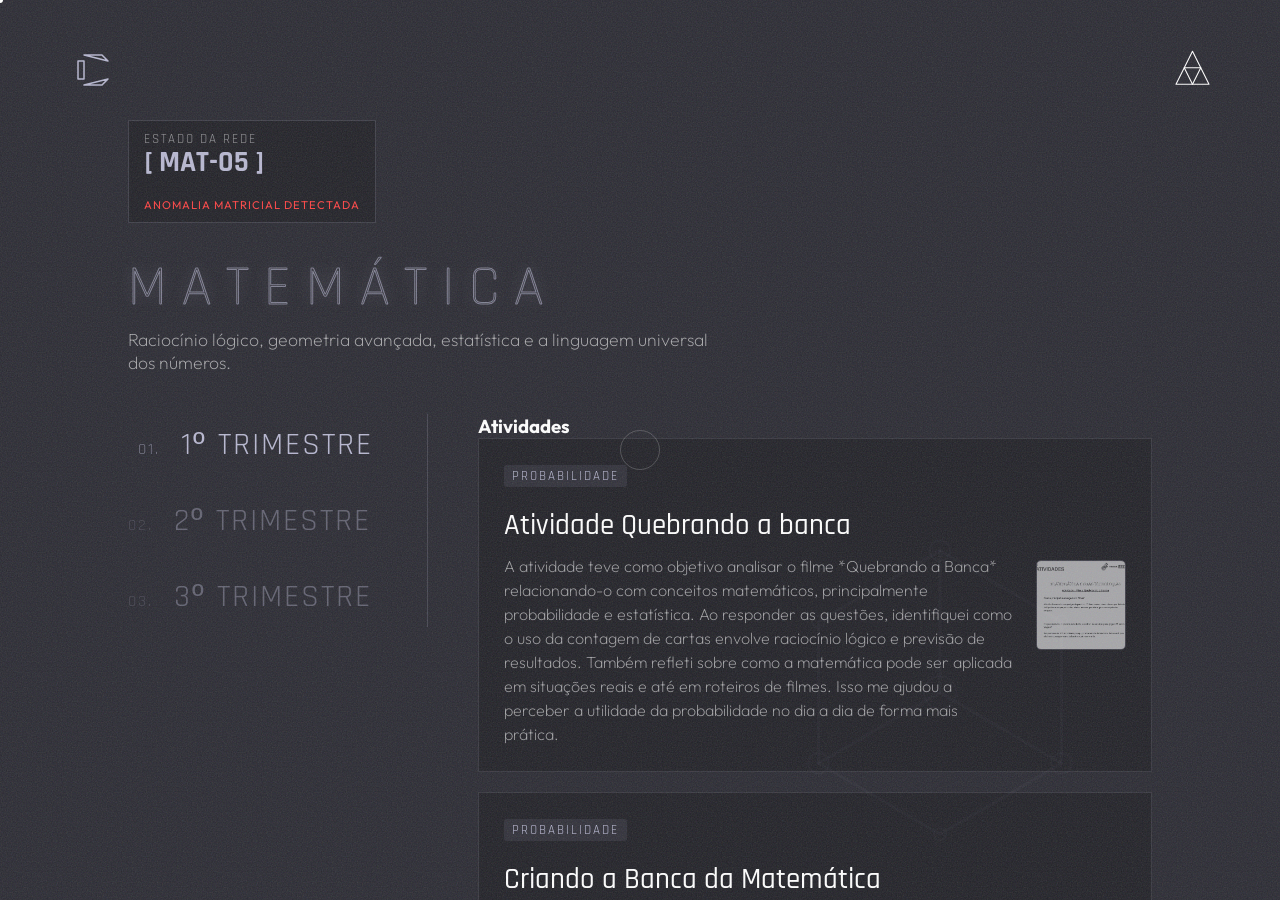
<file: matematica.html>
<!DOCTYPE html>
<html lang="pt-BR">
<head>
    <meta charset="UTF-8">
    <meta name="viewport" content="width=device-width, initial-scale=1.0">
    <title>Matemática | Caetano Rocha</title>
    
    <link rel="icon" type="image/png" href="logo.png">
    
    <link href="https://fonts.googleapis.com/css2?family=Outfit:wght@200;400&family=Rajdhani:wght@300;500;700&display=swap" rel="stylesheet">
    <link rel="stylesheet" href="style.css">
</head>
<body>
    <div class="crt-overlay"></div>
    <div id="ponto"></div>
    <div id="rastro"></div>
    <div id="ruido"></div>
    <div id="fundo-decorativo"></div>

    <div class="marca-dagua-brasao">
        <svg class="brasao-svg" viewBox="0 0 100 100">
            <g class="grupo-pedaco g-base">
                <polygon class="pedaco" points="50,15 80,32.5 80,67.5 50,85 20,67.5 20,32.5" fill="none" stroke-width="2"/>
                <polyline class="pedaco" points="50,15 50,50 20,67.5" fill="none" stroke-width="2"/>
                <line class="pedaco" x1="50" y1="50" x2="80" y2="67.5" stroke="currentColor" fill="none" stroke-width="2"/>
            </g>
            <g class="grupo-pedaco g-topo">
                <circle class="pedaco p-no" cx="50" cy="50" r="4" fill="none" stroke-width="2"/>
                <circle class="pedaco p-no" cx="50" cy="15" r="2.5"/>
                <circle class="pedaco p-no" cx="80" cy="32.5" r="1.5"/>
                <circle class="pedaco p-no" cx="80" cy="67.5" r="2.5"/>
                <circle class="pedaco p-no" cx="50" cy="85" r="1.5"/>
                <circle class="pedaco p-no" cx="20" cy="67.5" r="2.5"/>
                <circle class="pedaco p-no" cx="20" cy="32.5" r="1.5"/>
            </g>
        </svg>
    </div>

    <header>
        <a href="index.html" class="logo-box link-mag">
            <svg class="logo-svg" viewBox="0 0 100 100">
                <polygon class="p-top-c" points="40,25 70,25 80,35"/>
                <polygon class="p-left-c" points="30,35 40,35 40,65 30,65"/>
                <polygon class="p-bottom-c" points="40,75 70,75 80,65"/>
            </svg>
        </a>
        <button class="btn-menu link-mag" id="btn-menu">
            <svg class="triangulo" viewBox="0 0 100 100">
                <polygon class="pedaco p-top" points="50,15 65,45 35,45"/>
                <polygon class="pedaco p-left" points="35,45 50,75 20,75"/>
                <polygon class="pedaco p-right" points="65,45 80,75 50,75"/>
            </svg>
        </button>
    </header>
        
    <div class="tela-links" id="tela-links">
        <ul class="nav-links">
            <li><a href="index.html" class="link-mag"><span class="num">01.</span> Início</a></li>
            <li><a href="humanas.html" class="link-mag"><span class="num">02.</span> Humanas</a></li>
            <li><a href="linguagens.html" class="link-mag"><span class="num">03.</span> Linguagens</a></li>
            <li><a href="natureza.html" class="link-mag"><span class="num">04.</span> Natureza</a></li>
            <li><a href="matematica.html" class="link-mag"><span class="num">05.</span> Matemática</a></li>
            
            <li class="item-retratil">
                <button id="btn-tecnico-menu" class="link-mag btn-menu-gigante">
                    <span class="num">06.</span> Técnico
                </button>
                <ul id="sub-menu-tecnico" class="sub-menu">
                    <li><a href="modelagem.html" class="link-mag">- Modelagem de Sistemas</a></li>
                    <li><a href="iot.html" class="link-mag">- IoT</a></li>
                    <li><a href="banco-dados.html" class="link-mag">- Banco de Dados</a></li>
                    <li><a href="desenvolvimento.html" class="link-mag">- Desenvolvimento de Sistemas</a></li>
                </ul>
            </li>
            <li><a href="sobre.html" class="link-mag"><span class="num">07.</span> Sobre mim</a></li>
        </ul>
    </div>

    <main class="pagina-interna">

       <div class="cabecalho-pagina">
            <div id="painel-status" class="status-box link-mag">
                <span class="status-txt">ESTADO DA REDE</span>
                <span id="codigo-secreto" class="status-codigo glitch-cor" data-text="[ MAT-05 ]">[ MAT-05 ]</span>
                
                <div class="progresso-wrapper">
                    <div id="barra-progresso" class="barra-progresso"></div>
                </div>
                
                <span id="status-erro" class="status-erro">ANOMALIA MATRICIAL DETECTADA</span>
            </div>

            <h1 class="nome"><span class="destaque">Matemática</span></h1>
            <p class="texto-intro">Raciocínio lógico, geometria avançada, estatística e a linguagem universal dos números.</p>
        </div>

        <div class="split-layout">
            
            <aside class="trimestres-nav">
                <button class="btn-trimestre link-mag ativo" data-alvo="tri-1">
                    <span class="num">01.</span> 1º Trimestre
                </button>
                <button class="btn-trimestre link-mag" data-alvo="tri-2">
                    <span class="num">02.</span> 2º Trimestre
                </button>
                <button class="btn-trimestre link-mag" data-alvo="tri-3">
                    <span class="num">03.</span> 3º Trimestre
                </button>
            </aside>

            <section class="atividades-conteudo">
                
                <div class="trimestre-painel ativo" id="tri-1">
                    <h3 class="titulo-secao">Atividades</h3>
                    <div class="lista-atividades">
                        <div class="atividade-card link-mag" data-modal="modal-1">
                            <div class="card-info">
                                <span class="materia-tag">Probabilidade</span>
                                <h4>Atividade Quebrando a banca</h4>
                                <p>A atividade teve como objetivo analisar o filme *Quebrando a Banca* relacionando-o com conceitos matemáticos, principalmente probabilidade e estatística. Ao responder as questões, identifiquei como o uso da contagem de cartas envolve raciocínio lógico e previsão de resultados. Também refleti sobre como a matemática pode ser aplicada em situações reais e até em roteiros de filmes. Isso me ajudou a perceber a utilidade da probabilidade no dia a dia de forma mais prática.</p>
                            </div>
                            <div class="card-thumb">
                                <img src="/Photos/quebrando.png" alt="Thumb">
                            </div>
                        </div>

                        <div class="atividade-card link-mag" data-modal="modal-2">
                            <div class="card-info">
                                <span class="materia-tag">Probabilidade</span>
                                <h4>Criando a Banca da Matemática</h4>
                                <p>A atividade teve como objetivo criar um jogo utilizando conceitos de análise combinatória e probabilidade. Meu grupo desenvolveu um jogo inspirado no War, com temática de Star Wars, aplicando estratégias baseadas em chances e contagem. Durante a criação e testes, consegui entender melhor como a probabilidade influencia decisões e resultados. Isso ajudou a ver a matemática de forma mais prática e aplicada.</p>
                            </div>
                            <div class="card-thumb">
                                <img src="/Photos/war.png" alt="Thumb">
                            </div>
                        </div>
                    </div>
                </div>

               <div class="trimestre-painel" id="tri-2">
                    <h3 class="titulo-secao">Atividades</h3>
                    <div class="lista-atividades">
                        <p class="texto-intro" style="font-style: italic;">Atividades do 2º trimestre ainda não iniciadas...</p>
                    </div>
                </div>

                <div class="trimestre-painel" id="tri-3">
                    <h3 class="titulo-secao">Atividades</h3>
                    <div class="lista-atividades">
                        <p class="texto-intro" style="font-style: italic;">Atividades do 3º trimestre ainda não iniciadas...</p>
                    </div>
                </div>

            </section>
        </div>
    </main>

    <div class="modal-atividade" id="modal-1">
        <button class="btn-fechar link-mag" id="btn-fechar-modal">
            <svg viewBox="0 0 100 100" width="40" height="40">
                <line x1="20" y1="20" x2="80" y2="80" stroke="#b8b8d1" stroke-width="4" stroke-linecap="round"/>
                <line x1="80" y1="20" x2="20" y2="80" stroke="#b8b8d1" stroke-width="4" stroke-linecap="round"/>
            </svg>
        </button>

        <div class="modal-conteudo">
            <div class="modal-imagem">
                <div class="img-placeholder">
                    <span><iframe src="https://docs.google.com/document/d/19wvdq1Ir4ORYG4QBFOC0_CIy7qcxpyJ2ORNwWio_Z7M/edit?usp=sharing" frameborder="0"></iframe></span>
                </div>
            </div>
            
            <div class="modal-textos">
                <span class="materia-tag">Probabilidade</span>
                <h2 class="titulo-modal">Atividade Quebrando a banca</h2>
                <p class="desc-modal">A atividade teve como objetivo analisar o filme *Quebrando a Banca* relacionando-o com conceitos matemáticos, principalmente probabilidade e estatística. Ao responder as questões, identifiquei como o uso da contagem de cartas envolve raciocínio lógico e previsão de resultados. Também refleti sobre como a matemática pode ser aplicada em situações reais e até em roteiros de filmes. Isso me ajudou a perceber a utilidade da probabilidade no dia a dia de forma mais prática.</p>
                
                <h4 class="habilidades-titulo">Habilidades</h4>
                <ul class="habilidades-lista" id="lista-habilidades-modal">
                    <li>C5: Aplicar o pensamento probabilístico para quantificar e fazer previsões em situações aplicadas a diferentes áreas do conhecimento e da vida cotidiana.</li>
                    <li>H30: Identificar dados, regularidades e relações numa situação que envolva o raciocínio combinatório, utilizando os processos de contagem.</li>
                    <li>H31: Reconhecer fenômenos e eventos (naturais, científicos, tecnológicos e/ou  sociais) de caráter aleatório, compreendendo o significado e a importância da  probabilidade como meio de prever resultados.</li>
                </ul>
                <a href="https://docs.google.com/document/d/19wvdq1Ir4ORYG4QBFOC0_CIy7qcxpyJ2ORNwWio_Z7M/edit?usp=sharing" target="_blank" class="btn-abrir-externo">ABRIR</a>
            </div>
        </div>
    </div>


    <div class="modal-atividade" id="modal-2">
        <button class="btn-fechar link-mag" id="btn-fechar-modal">
            <svg viewBox="0 0 100 100" width="40" height="40">
                <line x1="20" y1="20" x2="80" y2="80" stroke="#b8b8d1" stroke-width="4" stroke-linecap="round"/>
                <line x1="80" y1="20" x2="20" y2="80" stroke="#b8b8d1" stroke-width="4" stroke-linecap="round"/>
            </svg>
        </button>

        <div class="modal-conteudo">
            <div class="modal-imagem">
                <div class="img-placeholder" style="height: 400px;">
                    <span>
                    <iframe loading="lazy" src="https://www.canva.com/design/DAHHq2I-uX4/P__BXht6Fycf4WfJD792Vg/view?embed" allowfullscreen="allowfullscreen" allow="fullscreen"> </iframe></span>
                </div>
            </div>
            
            <div class="modal-textos">
                <span class="materia-tag">Probabilidade</span>
                <h2 class="titulo-modal">Criando a Banca da Matemática</h2>
                <p class="desc-modal">A atividade teve como objetivo criar um jogo utilizando conceitos de análise combinatória e probabilidade. Meu grupo desenvolveu um jogo inspirado no War, com temática de Star Wars, aplicando estratégias baseadas em chances e contagem. Durante a criação e testes, consegui entender melhor como a probabilidade influencia decisões e resultados. Isso ajudou a ver a matemática de forma mais prática e aplicada.</p>
                
                <h4 class="habilidades-titulo">Habilidades</h4>
                <ul class="habilidades-lista" id="lista-habilidades-modal">
                    <li>C5: Aplicar o pensamento probabilístico para quantificar e fazer previsões em situações aplicadas a diferentes áreas do conhecimento e da vida cotidiana.</li>
                    <li>H30: Identificar dados, regularidades e relações numa situação que envolva o raciocínio combinatório, utilizando os processos de contagem.</li>
                    <li>H31: Reconhecer fenômenos e eventos (naturais, científicos, tecnológicos e/ou  sociais) de caráter aleatório, compreendendo o significado e a importância da  probabilidade como meio de prever resultados.</li>
                </ul>
                <a href="https://canva.link/nbo4g194f8qu963" target="_blank" class="btn-abrir-externo">ABRIR</a>
                <a href="https://war-starwars-matematica.netlify.app/" target="_blank" class="btn-abrir-externo">JOGUE NO SITE</a>
            </div>
        </div>
    </div>

   <div id="background-buraco-negro" style="display: none;">
        <div id="anel-acrecao" style="background: radial-gradient(circle at center, #00ffcc 0%, #000 100%);"></div>
    </div>
    
    <div id="terminal-alien" style="display: none; position: fixed; top: 50%; left: 50%; transform: translate(-50%, -50%); background: rgba(0, 15, 10, 0.95); border: 2px solid #00ffcc; padding: 40px; z-index: 99999; flex-direction: column; align-items: center; text-align: center; box-shadow: 0 0 50px rgba(0, 255, 204, 0.4); backdrop-filter: blur(10px); width: 90vw; max-width: 700px;">
        <h3 style="color: #00ffcc; font-family: 'Rajdhani', sans-serif; font-size: 2rem; margin-bottom: 10px;">RECALIBRAGEM MATRICIAL</h3>
        <p style="color: #00ffcc; font-family: 'Rajdhani', sans-serif; letter-spacing: 2px; margin-bottom: 20px;">CLIQUE NA SEQUÊNCIA DE PI (π) PARA ESTABILIZAR:</p>
        
        <div id="target-sequencia" style="display: flex; flex-wrap: wrap; justify-content: center; gap: 8px; margin-bottom: 20px; font-family: monospace; font-weight: bold; font-size: 1.5rem;">
            <div style="color: #ffcc00;">3</div> <div style="color: #fff;">→</div>
            <div style="color: #44ff44;">1</div> <div style="color: #fff;">→</div>
            <div style="color: #44ccff;">4</div> <div style="color: #fff;">→</div>
            <div style="color: #44ff44;">1</div> <div style="color: #fff;">→</div>
            <div style="color: #ff4444;">5</div> <div style="color: #fff;">→</div>
            <div style="color: #cc44ff;">9</div>
        </div>

        <div id="sequencia-atual" style="font-family: monospace; font-size: 1.8rem; color: #fff; letter-spacing: 5px; margin-bottom: 20px; border-bottom: 2px solid #00ffcc; min-width: 60%; height: 40px; display: flex; align-items: center; justify-content: center; flex-wrap: wrap;"></div>

        <style>
            .bloco-dna { width: 55px; height: 55px; border: 2px solid #00ffcc; display: flex; align-items: center; justify-content: center; font-family: monospace; font-size: 2rem; font-weight: bold; cursor: pointer; transition: all 0.2s; box-shadow: 0 0 10px rgba(0,255,204,0.2); }
            .bloco-dna:hover { transform: scale(1.1); box-shadow: 0 0 20px #00ffcc; }
            .bloco-dna.desativado { opacity: 0.2; pointer-events: none; transform: scale(0.9); box-shadow: none; }
        </style>
        <div id="area-jogo-dna" style="display: flex; flex-wrap: wrap; justify-content: center; gap: 12px; margin-bottom: 10px; width: 100%;">
        </div>
    </div>

    <div id="tela-game-over" style="display: none; position: fixed; top: 0; left: 0; width: 100vw; height: 100vh; background: rgba(0, 0, 0, 0.95); flex-direction: column; justify-content: center; align-items: center; z-index: 100000; text-align: center;">
        <h2 style="color: #00ffcc; font-size: 3rem; font-family: 'Rajdhani', sans-serif; text-shadow: 0 0 20px #00ffcc;">COLAPSO LÓGICO<br>REDE DESESTABILIZADA</h2>
        <button id="btn-reset-emergencia" class="link-mag" style="background: transparent; color: #00ffcc; border: 1px solid #00ffcc; padding: 15px 30px; margin-top: 30px; cursor: pointer;">REINICIAR SISTEMA</button>
    </div>

   <script>
    // =========================================
    // 1. CURSOR, PARALLAX E MENUS
    // =========================================
    const ponto = document.getElementById('ponto');
    const rastro = document.getElementById('rastro');
    const linksMag = document.querySelectorAll('.link-mag');

    let mouseX = window.innerWidth / 2;
    let mouseY = window.innerHeight / 2;
    let rastroX = mouseX, rastroY = mouseY;

    window.addEventListener('mousemove', e => {
        mouseX = e.clientX; 
        mouseY = e.clientY;
        ponto.style.transform = `translate3d(calc(${mouseX}px - 50%), calc(${mouseY}px - 50%), 0)`;
        
        const brasaoSvg = document.querySelector('.brasao-svg');
        if (brasaoSvg && !document.body.classList.contains('modo-overdrive')) {
            const movX = (mouseX / window.innerWidth - 0.5) * 40;
            const movY = (mouseY / window.innerHeight - 0.5) * 40;
            brasaoSvg.style.transform = `translate(${-movX}px, ${-movY}px)`;
        }
    });

    function animarRastro() {
        rastroX += (mouseX - rastroX) * 0.15; 
        rastroY += (mouseY - rastroY) * 0.15;
        rastro.style.transform = `translate3d(calc(${rastroX}px - 50%), calc(${rastroY}px - 50%), 0)`;
        requestAnimationFrame(animarRastro);
    }
    animarRastro();

    linksMag.forEach(link => {
        link.addEventListener('mouseenter', () => rastro.classList.add('ativo'));
        link.addEventListener('mouseleave', () => {
            rastro.classList.remove('ativo');
            link.style.transform = `translate(0px, 0px)`;
        });
        link.addEventListener('mousemove', (e) => {
            const caixa = link.getBoundingClientRect();
            const x = e.clientX - caixa.left - caixa.width / 2;
            const y = e.clientY - caixa.top - caixa.height / 2;
            link.style.transform = `translate(${x * 0.15}px, ${y * 0.15}px)`;
        });
    });

    const btnMenu = document.getElementById('btn-menu');
    const telaLinks = document.getElementById('tela-links');
    if (btnMenu && telaLinks) {
        btnMenu.addEventListener('click', () => {
            btnMenu.classList.toggle('aberto');
            telaLinks.classList.toggle('visivel');
        });
    }

    const btnTecnicoMenu = document.getElementById('btn-tecnico-menu');
    const subMenuTecnico = document.getElementById('sub-menu-tecnico');
    if (btnTecnicoMenu) {
        btnTecnicoMenu.addEventListener('click', () => {
            btnTecnicoMenu.classList.toggle('ativo');
            subMenuTecnico.classList.toggle('revelado');
        });
    }

    const botoesTrimestre = document.querySelectorAll('.btn-trimestre');
    const paineisTrimestre = document.querySelectorAll('.trimestre-painel');
    botoesTrimestre.forEach(botao => {
        botao.addEventListener('click', () => {
            botoesTrimestre.forEach(b => b.classList.remove('ativo'));
            paineisTrimestre.forEach(p => p.classList.remove('ativo'));
            botao.classList.add('ativo');
            const alvo = botao.getAttribute('data-alvo');
            if (document.getElementById(alvo)) {
                document.getElementById(alvo).classList.add('ativo');
            }
        });
    });

    // =========================================
    // 2. MODAL DE MÚLTIPLAS ATIVIDADES
    // =========================================
    const cardsAtividade = document.querySelectorAll('.atividade-card');
    const botoesFechar = document.querySelectorAll('.btn-fechar');
    const todosModais = document.querySelectorAll('.modal-atividade');

    // Lógica para ABRIR clicando no Card inteiro
    cardsAtividade.forEach(card => {
        card.addEventListener('click', () => {
            const modalId = card.getAttribute('data-modal');
            if (modalId) {
                const modalCorreto = document.getElementById(modalId);
                if (modalCorreto) modalCorreto.classList.add('visivel');
            }
        });
    });

    // Lógica para FECHAR clicando no X
    botoesFechar.forEach(btn => {
        btn.addEventListener('click', () => {
            const modal = btn.closest('.modal-atividade');
            if (modal) modal.classList.remove('visivel');
        });
    });

    // Lógica para FECHAR clicando no fundo escuro fora do modal
    todosModais.forEach(modal => {
        modal.addEventListener('click', (e) => {
            if(e.target === modal) {
                modal.classList.remove('visivel');
            }
        });
    });

    // =========================================
    // 3. SCI-FI OVERDRIVE: MATEMÁTICA (PI)
    // =========================================
    const painelStatus = document.getElementById('painel-status');
    const marcaDagua = document.querySelector('.marca-dagua-brasao');
    const barraProgresso = document.getElementById('barra-progresso');
    const codigoSecreto = document.getElementById('codigo-secreto');
    const body = document.body;
    
    const terminalUI = document.getElementById('terminal-alien');
    const btnReset = document.getElementById('btn-reset-emergencia');
    const areaJogoDNA = document.getElementById('area-jogo-dna');
    const buracoNegro = document.getElementById('background-buraco-negro');
    const tituloPrincipal = document.querySelector('.nome');
    const textoIntro = document.querySelector('.texto-intro');

    let tempoRestante = 200; 
    let desafioAtivo = false;
    let bloqueioAtivo = false;
    let temporizador;

    const targetOrder = ['3', '1', '4', '1', '5', '9'];
    const piData = {
        '3': { cor: '#ffcc00' },
        '1': { cor: '#44ff44' },
        '4': { cor: '#44ccff' },
        '5': { cor: '#ff4444' },
        '9': { cor: '#cc44ff' }
    };
    let sequenciaAtual = [];

    function efeitoHacker(elemento, textoFinal, velocidadeFactor = 3) {
        if (!elemento) return;
        const letrasHack = "0123456789%&*+-=/\\";
        let iteracoes = 0;
        const tamanhoMaximo = Math.max((elemento.innerText || "").length, textoFinal.length);
        
        const intervalo = setInterval(() => {
            let textoAtual = "";
            for(let i = 0; i < tamanhoMaximo; i++) {
                if(i < iteracoes) {
                    textoAtual += textoFinal[i] || "";
                } else {
                    textoAtual += letrasHack[Math.floor(Math.random() * letrasHack.length)];
                }
            }
            elemento.innerText = textoAtual;
            
            if(iteracoes >= tamanhoMaximo) {
                elemento.innerText = textoFinal;
                clearInterval(intervalo);
            }
            iteracoes += 1 / velocidadeFactor; 
        }, 30);
    }

    function iniciarPi() {
        if(!areaJogoDNA) return;
        areaJogoDNA.innerHTML = ''; 
        sequenciaAtual = [];
        const seqAtualInfo = document.getElementById('sequencia-atual');
        if(seqAtualInfo) seqAtualInfo.innerText = '';

        const misturados = [...targetOrder].sort(() => Math.random() - 0.5);

        misturados.forEach(letra => {
            const bloco = document.createElement('div');
            bloco.className = 'bloco-dna';
            bloco.innerText = letra;
            bloco.style.color = piData[letra].cor;
            bloco.style.borderColor = piData[letra].cor;
            
            bloco.addEventListener('click', () => clicarNoBloco(letra, bloco));
            areaJogoDNA.appendChild(bloco);
        });
    }

    function clicarNoBloco(letra, elemento) {
        if (!desafioAtivo || elemento.classList.contains('desativado')) return;

        const proximaCorreta = targetOrder[sequenciaAtual.length];

        if (letra === proximaCorreta) {
            sequenciaAtual.push(letra);
            elemento.classList.add('desativado'); 
            const seqAtualInfo = document.getElementById('sequencia-atual');
            if(seqAtualInfo) seqAtualInfo.innerText = sequenciaAtual.join(' ');

            if (sequenciaAtual.length === targetOrder.length) {
                finalizarDesafio(true);
            }
        } else {
            sequenciaAtual = [];
            const seqAtualInfo = document.getElementById('sequencia-atual');
            if(seqAtualInfo) seqAtualInfo.innerText = '';
            
            if(terminalUI) {
                terminalUI.style.transform = "translate(-50%, -50%) translateX(10px)";
                setTimeout(() => terminalUI.style.transform = "translate(-50%, -50%) translateX(-10px)", 50);
                setTimeout(() => terminalUI.style.transform = "translate(-50%, -50%) translateX(0)", 100);
                
                const corOriginal = terminalUI.style.borderColor;
                terminalUI.style.borderColor = "#ff3333";
                setTimeout(() => terminalUI.style.borderColor = corOriginal, 200);
            }

            document.querySelectorAll('.bloco-dna').forEach(b => {
                b.classList.remove('desativado');
            });
        }
    }

    function finalizarDesafio(sucesso) {
        desafioAtivo = false;
        bloqueioAtivo = true;
        clearInterval(temporizador);
        
        if(terminalUI) terminalUI.style.display = 'none';
        if(painelStatus) painelStatus.classList.add('bloqueado');
        if(barraProgresso) barraProgresso.style.transform = `scaleX(1)`; 
        
        if (sucesso) {
            efeitoHacker(tituloPrincipal, "REDE ESTABILIZADA");
            efeitoHacker(textoIntro, "Anomalia lógica contida com sucesso. Algoritmos fluindo normalmente.");
            if(codigoSecreto) codigoSecreto.innerText = "SISTEMA SEGURO";
            if(barraProgresso) barraProgresso.style.background = '#44ff44';

            body.classList.remove('modo-overdrive');
            if(marcaDagua) marcaDagua.classList.remove('overdrive');
            if(buracoNegro) buracoNegro.style.display = 'none';

            setTimeout(() => {
                efeitoHacker(tituloPrincipal, "Matemática");
                efeitoHacker(textoIntro, "Raciocínio lógico, geometria avançada, estatística e a linguagem universal dos números.");
                if(codigoSecreto) codigoSecreto.innerText = "[ MAT-05 ]";
                if(barraProgresso) barraProgresso.style.background = 'rgba(255, 255, 255, 0.3)';
                if(painelStatus) painelStatus.classList.remove('bloqueado');
                bloqueioAtivo = false;
            }, 4000); 
        } else {
            body.classList.add('falha-catastrofica');
            const telaGameOver = document.getElementById('tela-game-over');
            if(telaGameOver) telaGameOver.style.display = 'flex';
        }
    }

    if (btnReset) {
        btnReset.addEventListener('click', () => location.reload());
    }

    if (painelStatus && marcaDagua) {
        painelStatus.addEventListener('click', () => {
            if (bloqueioAtivo || desafioAtivo) return; 
            
            desafioAtivo = true;
            painelStatus.classList.add('bloqueado'); 
            
            body.classList.add('modo-overdrive');
            marcaDagua.classList.add('overdrive');
            
            efeitoHacker(tituloPrincipal, "ANOMALIA MATRICIAL");
            efeitoHacker(textoIntro, "Instabilidade nos cálculos detectada. Monte a sequência de PI correta para evitar o colapso.");
            if(codigoSecreto) codigoSecreto.innerText = "[ PI MATH ]"; 
            
            tempoRestante = 200; 
            if(terminalUI) terminalUI.style.display = 'flex';
            if(buracoNegro) buracoNegro.style.display = 'block';
            
            iniciarPi();

            temporizador = setInterval(() => {
                tempoRestante--;
                if(barraProgresso) barraProgresso.style.transform = `scaleX(${tempoRestante / 200})`;
                
                if (tempoRestante <= 0 && desafioAtivo) {
                    finalizarDesafio(false);
                }
            }, 100);
        });
    }
</script>
</body>
</html>
</file>
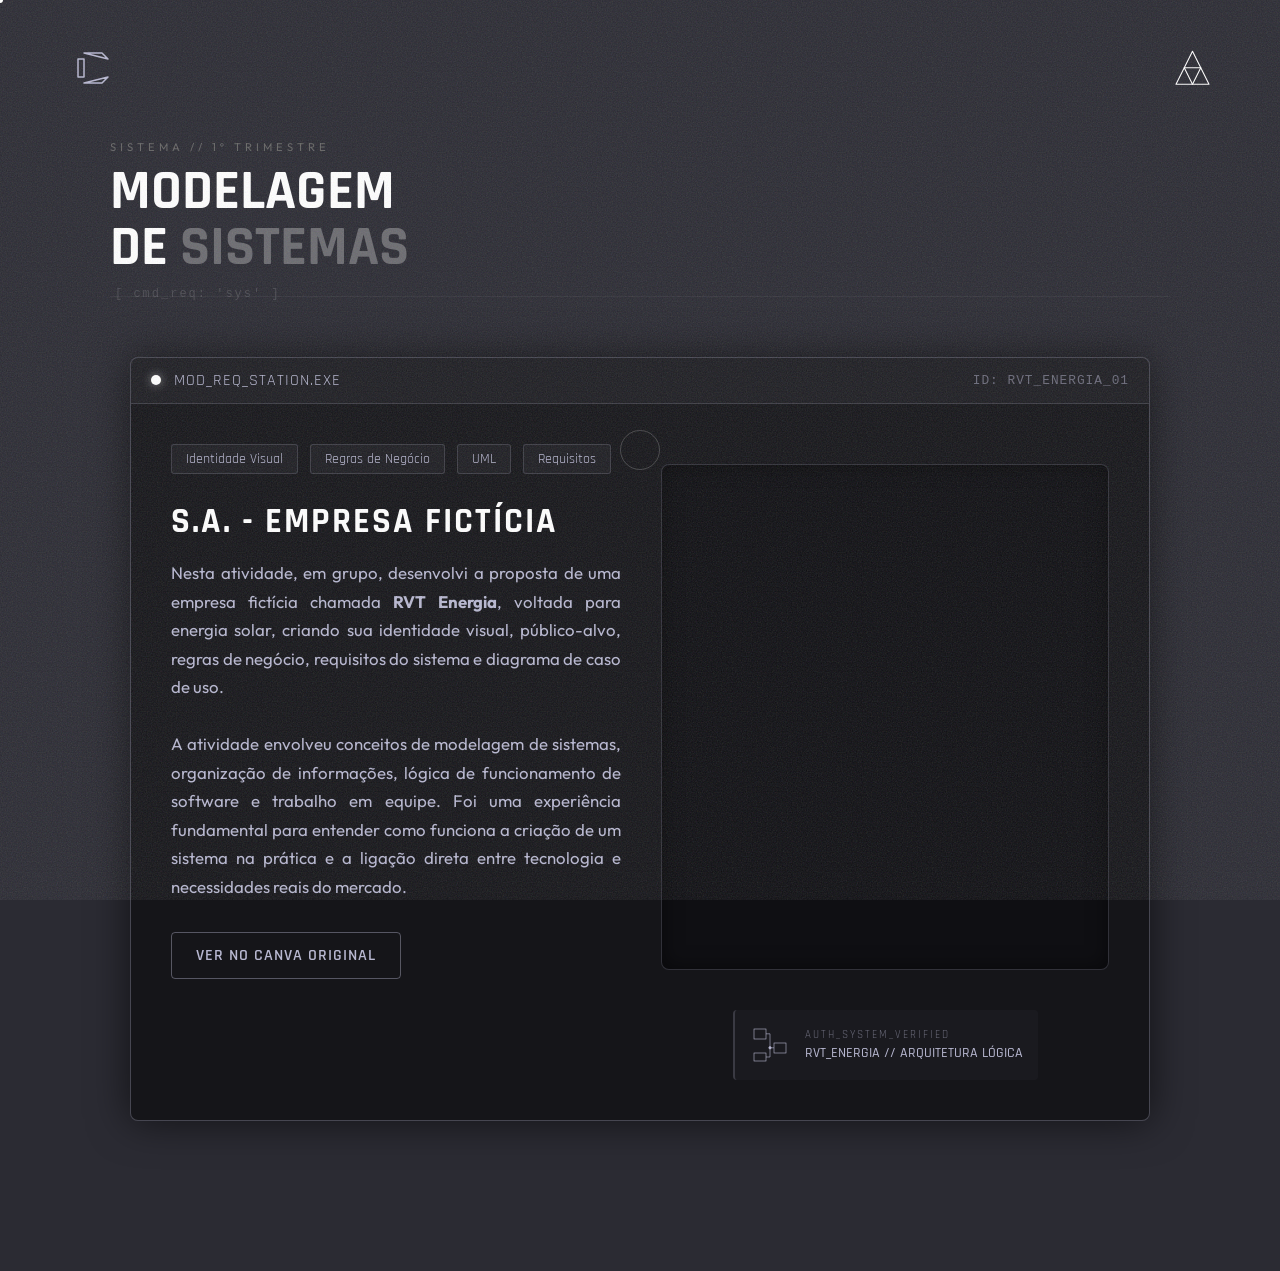
<file: modelagem.html>
<!DOCTYPE html>
<html lang="pt-BR">
<head>
    <meta charset="UTF-8">
    <meta name="viewport" content="width=device-width, initial-scale=1.0">
    <title>Modelagem | Caetano Rocha</title>
    
    <link rel="icon" type="image/png" href="logo.png">
    <link href="https://fonts.googleapis.com/css2?family=Outfit:wght@200;400&family=Rajdhani:wght@300;500;700&display=swap" rel="stylesheet">
    <link rel="stylesheet" href="style.css">

</head>
<body>
    <div id="ruido"></div>
    <div id="ponto"></div>
    <div id="rastro"></div>

    <div id="tela-azul">
        <h2>Windows</h2>
        <p>A fatal exception 0E has occurred at 028:C0011E36 in UXD CAETANO(01).<br>The current application will be terminated.</p>
        <p>* Press any key to terminate the current application.<br>* Press CTRL+ALT+DEL again to restart your computer.<br>* You lose any unsaved information in all applications.</p>
        <p style="text-align: center; margin-top: 50px;">Press any key to continue _</p>
    </div>

    <div class="marca-dagua-brasao">
        <svg class="brasao-svg" viewBox="0 0 100 100">
            <rect class="pedaco" x="35" y="20" width="30" height="15" fill="none" stroke-width="1"/>
            <path class="pedaco" d="M50,35 L50,50 M25,50 L75,50 M25,50 L25,65 M75,50 L75,65" fill="none" stroke-width="1"/>
            <rect class="pedaco" x="10" y="65" width="30" height="15" fill="none" stroke-width="1"/>
            <rect class="pedaco" x="60" y="65" width="30" height="15" fill="none" stroke-width="1"/>
        </svg>
    </div>

    <header>
        <div class="logo-box link-mag">
            <a href="index.html" style="text-decoration: none;">
                <svg class="logo-svg" viewBox="0 0 100 100">
                    <polygon class="p-top-c" points="40,25 70,25 80,35"/>
                    <polygon class="p-left-c" points="30,35 40,35 40,65 30,65"/>
                    <polygon class="p-bottom-c" points="40,75 70,75 80,65"/>
                </svg>
            </a>
        </div>
        <button class="btn-menu link-mag" id="btn-menu">
            <svg class="triangulo" viewBox="0 0 100 100">
                <polygon class="pedaco p-top" points="50,15 65,45 35,45"/>
                <polygon class="pedaco p-left" points="35,45 50,75 20,75"/>
                <polygon class="pedaco p-right" points="65,45 80,75 50,75"/>
            </svg>
        </button>
    </header>

    <div class="tela-links" id="tela-links">
        <ul class="nav-links">
            <li><a href="index.html" class="link-mag"><span class="num">01.</span> início</a></li>
            <li><a href="linguagens.html" class="link-mag"><span class="num">02.</span> Linguagens</a></li>
            <li><a href="natureza.html" class="link-mag"><span class="num">03.</span> Natureza</a></li>
            <li><a href="humanas.html" class="link-mag"><span class="num">04.</span> Humanas</a></li>
            <li><a href="matematica.html" class="link-mag"><span class="num">05.</span> Matemática</a></li>
            
            <li class="item-retratil">
                <button id="btn-tecnico-menu" class="link-mag btn-menu-gigante ativo">
                    <span class="num">06.</span> Técnico
                </button>
                <ul id="sub-menu-tecnico" class="sub-menu revelado">
                    <li><a href="modelagem.html" class="link-mag">- Modelagem</a></li>
                    <li><a href="iot.html" class="link-mag">- IoT</a></li>
                    <li><a href="banco-dados.html" class="link-mag">- Banco de Dados</a></li>
                    <li><a href="desenvolvimento.html" class="link-mag">- Desenvolvimento</a></li>
                </ul>
            </li>
            <li><a href="sobre.html" class="link-mag"><span class="num">07.</span> Sobre mim</a></li>
        </ul>
    </div>

    <main class="area-tecnica">
        <div class="barra-topo-status">
            <div class="info-principal" style="position: relative;">
                <span class="tag-arquivo">SISTEMA // 1º TRIMESTRE</span>
                <h1>Modelagem <br> de <span style="opacity: 0.3">Sistemas</span></h1>
                <span class="dica-sistema">[ cmd_req: 'sys' ]</span>
            </div>
        </div>

        <section class="container-projeto-unico">
            <div class="terminal-atividade">
                <div class="topo-terminal">
                    <span><span class="status-dot"></span> MOD_REQ_STATION.EXE</span>
                    <span style="font-family: monospace; font-size: 0.8rem; opacity: 0.5;">ID: RVT_ENERGIA_01</span>
                </div>

                <div class="conteudo-projeto">
                    <div class="texto-projeto">
                        <div class="tags-tecnicas">
                            <span class="tag-tech">Identidade Visual</span>
                            <span class="tag-tech">Regras de Negócio</span>
                            <span class="tag-tech">UML</span>
                            <span class="tag-tech">Requisitos</span>
                        </div>
                        
                        <h2>S.A. - Empresa fictícia</h2>
                        
                        <p class="descricao-longa">
                            Nesta atividade, em grupo, desenvolvi a proposta de uma empresa fictícia chamada <strong>RVT Energia</strong>, voltada para energia solar, criando sua identidade visual, público-alvo, regras de negócio, requisitos do sistema e diagrama de caso de uso. <br><br>
                            A atividade envolveu conceitos de modelagem de sistemas, organização de informações, lógica de funcionamento de software e trabalho em equipe. Foi uma experiência fundamental para entender como funciona a criação de um sistema na prática e a ligação direta entre tecnologia e necessidades reais do mercado.
                        </p>

                        <a href="https://canva.link/r7h02zaxtsbkz96" target="_blank" class="btn-link-canva link-mag">Ver no Canva Original</a>
                    </div>

                    <div class="visualizacao-projeto">
                        <div class="area-embed">
                            <iframe loading="lazy" 
                                src="https://www.canva.com/design/DAHEiMlngjI/JHzOzP0tJghXZUUKE24G7g/view?embed" 
                                allowfullscreen="allowfullscreen" allow="fullscreen">
                            </iframe>
                        </div>

                        <div class="logo-atividade-box">
                            <svg class="logo-svg-atv" viewBox="0 0 100 100">
                                <rect x="10" y="10" width="30" height="25" />
                                <rect x="60" y="45" width="30" height="25" />
                                <rect x="10" y="70" width="30" height="20" />
                                <path d="M40,22 L50,22 L50,57 L60,57" />
                                <path d="M50,57 L50,80 L40,80" />
                                <circle cx="50" cy="57" r="3" fill="#b8b8d1" />
                            </svg>
                            <div class="logo-info-texto">
                                <span class="cod-auth">AUTH_SYSTEM_VERIFIED</span>
                                <span class="nome-auth">RVT_ENERGIA // ARQUITETURA LÓGICA</span>
                            </div>
                        </div>
                    </div>
                </div>
            </div>

            <article class="card-modelagem link-mag" id="projeto-secreto" style="max-width: 600px; margin: 50px auto;">
                <div class="info-card">
                    <span class="num-doc" style="color: #ff3333;">! WARN: ACCESS_GRANTED</span>
                    <h3 class="titulo-card">Projeto Overdrive</h3>
                    <div class="detalhes-atv" style="color: #ff9999;">
                        [DADOS CORROMPIDOS] Tentativa de mapear a arquitetura neural do sistema. Risco crítico de sobrecarga.
                    </div>
                    <span class="texto-alerta-vermelho" id="timer-destruicao" style="display: block; margin-top: 10px; color: #ff3333; font-family: monospace;"></span>
                    <button class="btn-expandir" id="btn-fujao" style="border-color: #ff3333; color: #ff3333; margin-top: 15px; font-weight: bold; background: none; padding: 10px; cursor: pointer;">VER REGISTROS</button>
                </div>
            </article>
        </section>
    </main>

    <script>
        // CURSOR
        const ponto = document.getElementById('ponto');
        const rastro = document.getElementById('rastro');
        let mouseX = window.innerWidth / 2; let mouseY = window.innerHeight / 2;
        let rX = mouseX, rY = mouseY;

        window.addEventListener('mousemove', e => {
            mouseX = e.clientX; mouseY = e.clientY;
            ponto.style.transform = `translate3d(calc(${mouseX}px - 50%), calc(${mouseY}px - 50%), 0)`;
        });

        function animar() {
            rX += (mouseX - rX) * 0.12; rY += (mouseY - rY) * 0.12;
            rastro.style.transform = `translate3d(calc(${rX}px - 50%), calc(${rY}px - 50%), 0)`;
            requestAnimationFrame(animar);
        }
        animar();

        // MENU
        const btnMenu = document.getElementById('btn-menu');
        const telaLinks = document.getElementById('tela-links');
        const btnTecnicoMenu = document.getElementById('btn-tecnico-menu');
        const subMenuTecnico = document.getElementById('sub-menu-tecnico');

        btnMenu.addEventListener('click', () => {
            btnMenu.classList.toggle('aberto');
            telaLinks.classList.toggle('visivel');
        });

        if (btnTecnicoMenu) {
            btnTecnicoMenu.addEventListener('click', () => {
                btnTecnicoMenu.classList.toggle('ativo');
                subMenuTecnico.classList.toggle('revelado');
            });
        }

        // ========================================================
        // EASTER EGG VIP: CAOS COMPLETO (Comando 'sys')
        // ========================================================
        const codigoSecreto = "sys"; 
        let digitado = "";
        let sistemaCorrompido = false;

        function efeitoDesencriptar(elemento, textoFinal) {
            const letrasHack = "ABCDEFGHIJKLMNOPQRSTUVWXYZ0123456789@#$%&*<>";
            let iteracoes = 0;
            const intervalo = setInterval(() => {
                elemento.innerText = textoFinal.split("").map((letra, index) => {
                    if(index < iteracoes) { return textoFinal[index]; }
                    return letrasHack[Math.floor(Math.random() * letrasHack.length)];
                }).join("");
                if(iteracoes >= textoFinal.length) { clearInterval(intervalo); }
                iteracoes += 1 / 2;
            }, 30);
        }

        window.addEventListener("keydown", (e) => {
            if(sistemaCorrompido) return; 
            if(e.key.length > 1) return; 

            digitado += e.key.toLowerCase();
            if (digitado.length > codigoSecreto.length) {
                digitado = digitado.slice(-codigoSecreto.length);
            }

            if (digitado === codigoSecreto) {
                sistemaCorrompido = true;
                const cardSecreto = document.getElementById('projeto-secreto');
                const btnFujao = document.getElementById('btn-fujao');
                const timerTexto = document.getElementById('timer-destruicao');
                const telaAzul = document.getElementById('tela-azul');
                
                cardSecreto.style.display = 'block'; 
                document.body.style.transform = "translateY(5px)";
                setTimeout(() => { document.body.style.transform = "none"; }, 50);
                
                document.body.classList.add('override-ativo');
                setTimeout(() => { cardSecreto.scrollIntoView({behavior: "smooth", block: "center"}); }, 300);

                const titulo = cardSecreto.querySelector('.titulo-card');
                const desc = cardSecreto.querySelector('.detalhes-atv');
                
                efeitoDesencriptar(titulo, "CRITICAL ERROR: SYSTEM_OVERRIDE");
                setTimeout(() => { efeitoDesencriptar(desc, "Ruptura iminente no banco de dados. Os processos falharam."); }, 500);

                setTimeout(() => {
                    btnFujao.innerText = "CANCELAR AUTODESTRUIÇÃO";
                    let tempo = 10;
                    const intervaloTimer = setInterval(() => {
                        timerTexto.innerText = `[ FALHA DO SISTEMA EM: 00:0${tempo} ]`;
                        tempo--;
                        if(tempo < 0) {
                            clearInterval(intervaloTimer);
                            telaAzul.style.display = 'block';
                        }
                    }, 1000);
                }, 1500);

                btnFujao.addEventListener('mouseenter', function() {
                    const moveX = (Math.random() - 0.5) * 300; 
                    const moveY = (Math.random() - 0.5) * 150; 
                    this.style.transform = `translate(${moveX}px, ${moveY}px)`;
                    this.style.transition = "transform 0.15s ease-out";
                });
            }
        });

        window.addEventListener("keydown", (e) => {
            const telaAzul = document.getElementById('tela-azul');
            if (telaAzul.style.display === 'block') {
                location.reload();
            }
        });
    </script>
</body>
</html>
</file>
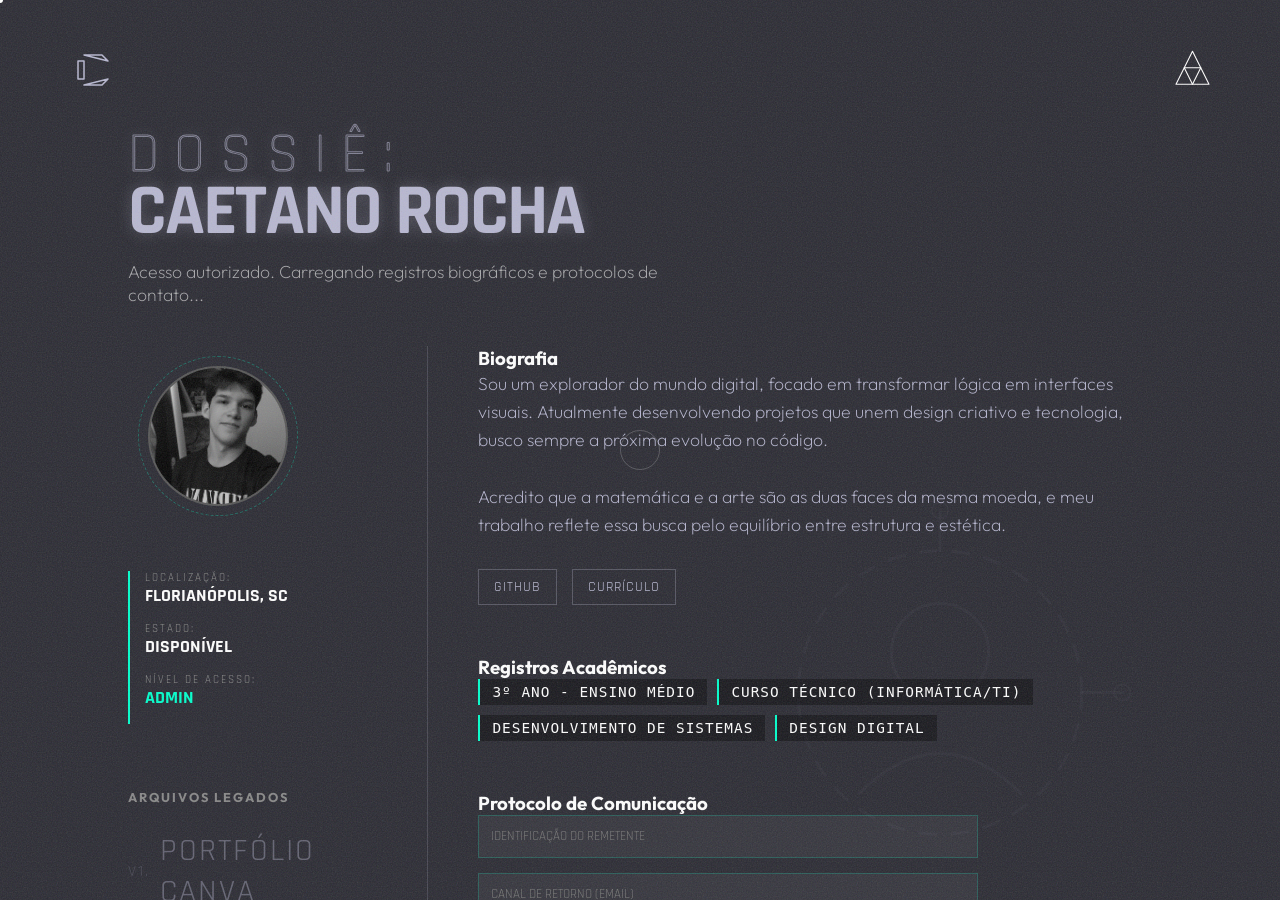
<file: sobre.html>
<!DOCTYPE html>
<html lang="pt-BR">
<head>
    <meta charset="UTF-8">
    <meta name="viewport" content="width=device-width, initial-scale=1.0">
    <title>Dossiê | Caetano Rocha</title>
    
    <link rel="icon" type="image/png" href="logo.png">
    <link href="https://fonts.googleapis.com/css2?family=Outfit:wght@200;400&family=Rajdhani:wght@300;500;700&display=swap" rel="stylesheet">
    <link rel="stylesheet" href="style.css">
</head>
<body>
    <div class="crt-overlay"></div>
    <div id="ponto"></div>
    <div id="rastro"></div>
    <div id="ruido"></div>
    <div id="fundo-decorativo"></div>

    <div class="marca-dagua-brasao">
        <svg class="brasao-svg" viewBox="0 0 100 100">
            <g class="grupo-pedaco g-base">
                <circle class="pedaco" cx="50" cy="50" r="35" fill="none" stroke-width="1" stroke-dasharray="4 4"/>
                <circle class="pedaco" cx="50" cy="40" r="12" fill="none" stroke-width="2"/>
                <path class="pedaco" d="M30,75 Q50,55 70,75" fill="none" stroke-width="2"/>
            </g>
            <g class="grupo-pedaco g-topo">
                <line class="pedaco" x1="50" y1="15" x2="50" y2="5" stroke-width="2"/>
                <line class="pedaco" x1="85" y1="50" x2="95" y2="50" stroke-width="2"/>
                <circle class="pedaco p-no" cx="50" cy="5" r="2"/>
                <circle class="pedaco p-no" cx="95" cy="50" r="2"/>
            </g>
        </svg>
    </div>

    <header>
        <a href="index.html" class="logo-box link-mag">
            <svg class="logo-svg" viewBox="0 0 100 100">
                <polygon class="p-top-c" points="40,25 70,25 80,35"/>
                <polygon class="p-left-c" points="30,35 40,35 40,65 30,65"/>
                <polygon class="p-bottom-c" points="40,75 70,75 80,65"/>
            </svg>
        </a>
        <button class="btn-menu link-mag" id="btn-menu">
            <svg class="triangulo" viewBox="0 0 100 100">
                <polygon class="pedaco p-top" points="50,15 65,45 35,45"/>
                <polygon class="pedaco p-left" points="35,45 50,75 20,75"/>
                <polygon class="pedaco p-right" points="65,45 80,75 50,75"/>
            </svg>
        </button>
    </header>
        
    <div class="tela-links" id="tela-links">
        <ul class="nav-links">
            <li><a href="index.html" class="link-mag"><span class="num">01.</span> Início</a></li>
            <li><a href="humanas.html" class="link-mag"><span class="num">02.</span> Humanas</a></li>
            <li><a href="linguagens.html" class="link-mag"><span class="num">03.</span> Linguagens</a></li>
            <li><a href="natureza.html" class="link-mag"><span class="num">04.</span> Natureza</a></li>
            <li><a href="matematica.html" class="link-mag"><span class="num">05.</span> Matemática</a></li>
            
            <li class="item-retratil">
                <button id="btn-tecnico-menu" class="link-mag btn-menu-gigante">
                    <span class="num">06.</span> Técnico
                </button>
                <ul id="sub-menu-tecnico" class="sub-menu">
                    <li><a href="modelagem.html" class="link-mag">- Modelagem de Sistemas</a></li>
                    <li><a href="iot.html" class="link-mag">- IoT</a></li>
                    <li><a href="banco-dados.html" class="link-mag">- Banco de Dados</a></li>
                    <li><a href="desenvolvimento.html" class="link-mag">- Desenvolvimento de Sistemas</a></li>
                </ul>
            </li>
            <li><a href="sobre.html" class="link-mag"><span class="num">07.</span> Sobre mim</a></li>
        </ul>
    </div>

    <main class="pagina-interna">
       <div class="cabecalho-pagina">
            <h1 class="nome"><span class="destaque">Dossiê:</span> Caetano Rocha</h1>
            <p class="texto-intro">Acesso autorizado. Carregando registros biográficos e protocolos de contato...</p>
        </div>

        <div class="split-layout">
            
            <aside class="trimestres-nav">
                
                <div class="moldura-foto-circular link-mag">
                    <div class="circulo-interno">
                        <img src="/Photos/IMG_0156.jpg" alt="">
                    </div>
                    <div class="borda-rotativa"></div>
                </div>

                <div class="status-sidebar">
                    <div class="info-item">
                        <span class="label">LOCALIZAÇÃO:</span>
                        <span class="valor">FLORIANÓPOLIS, SC</span>
                    </div>
                    <div class="info-item">
                        <span class="label">ESTADO:</span>
                        <span class="valor">DISPONÍVEL</span>
                    </div>
                    <div class="info-item">
                        <span class="label">NÍVEL DE ACESSO:</span>
                        <span class="valor" style="color: #00ffcc;">ADMIN</span>
                    </div>
                </div>

                <h4 style="margin-top: 30px; font-size: 0.8rem; color: #888; letter-spacing: 2px;">ARQUIVOS LEGADOS</h4>
                <a href="https://canva.link/9tkqr28n6bclp3m" target="_blank" class="btn-trimestre link-mag" style="text-decoration: none; display: flex; align-items: center; margin-bottom: 10px;">
                    <span class="num">V1.</span> Portfólio Canva
                </a>
                <a href="https://sites.google.com/estudante.sesisenai.org.br/portfoliocaetano/in%C3%ADcio" target="_blank" class="btn-trimestre link-mag" style="text-decoration: none; display: flex; align-items: center;">
                    <span class="num">V2.</span> Google Sites
                </a>
            </aside>

            <section class="atividades-conteudo">
                
                <div class="sobre-sessao">
                    <h3 class="titulo-secao">Biografia</h3>
                    <p class="desc-modal" style="font-size: 1.1rem; line-height: 1.6; color: #b8b8d1;">
                        Sou um explorador do mundo digital, focado em transformar lógica em interfaces visuais. Atualmente desenvolvendo projetos que unem design criativo e tecnologia, busco sempre a próxima evolução no código. 
                        <br><br>
                        Acredito que a matemática e a arte são as duas faces da mesma moeda, e meu trabalho reflete essa busca pelo equilíbrio entre estrutura e estética.
                    </p>

                    <div class="redes-sociais" style="margin-top: 25px; display: flex; gap: 15px;">
                        <a href="https://github.com/caetanorocha1113" target="_blank" class="btn-rede link-mag">GITHUB</a>
                        <!-- <a href="www.linkedin.com/in/caetano-rocha-de-oliveira-98b810365" target="_blank" class="btn-rede link-mag">LINKEDIN</a> -->
                        <a href="/Photos/Caetano-Currículo.pdf" target="_blank" class="btn-rede link-mag">CURRÍCULO</a>
                    </div>
                </div>

               <div class="skills-sessao" style="margin-top: 50px;">
                    <h3 class="titulo-secao">Registros Acadêmicos</h3>
                    <div class="skills-grid">
                        <span class="skill-tag">3º Ano - Ensino Médio</span>
                        <span class="skill-tag">Curso Técnico (Informática/TI)</span>
                        <span class="skill-tag">Desenvolvimento de Sistemas</span>
                        <span class="skill-tag">Design Digital</span>
                    </div>
                </div>

                <div class="contato-sessao" style="margin-top: 50px;">
                    <h3 class="titulo-secao">Protocolo de Comunicação</h3>
                    <form action="https://formspree.io/f/xlgaapyw" method="POST" class="contato-form">
                        <div class="input-group">
                            <input type="text" name="nome" placeholder="IDENTIFICAÇÃO DO REMETENTE" required>
                        </div>
                        <div class="input-group">
                            <input type="email" name="email" placeholder="CANAL DE RETORNO (EMAIL)" required>
                        </div>
                        <div class="input-group">
                            <textarea name="mensagem" rows="5" placeholder="CONTEÚDO DA TRANSMISSÃO" required></textarea>
                        </div>
                        <button type="submit" class="btn-enviar link-mag">ENVIAR TRANSMISSÃO</button>
                    </form>
                </div>
            </section>
        </div>
    </main>


    <script>
        // =========================================
    // 1. CURSOR, PARALLAX E MENUS
    // =========================================
    const ponto = document.getElementById('ponto');
    const rastro = document.getElementById('rastro');
    const linksMag = document.querySelectorAll('.link-mag');

    let mouseX = window.innerWidth / 2;
    let mouseY = window.innerHeight / 2;
    let rastroX = mouseX, rastroY = mouseY;

    window.addEventListener('mousemove', e => {
        mouseX = e.clientX; 
        mouseY = e.clientY;
        ponto.style.transform = `translate3d(calc(${mouseX}px - 50%), calc(${mouseY}px - 50%), 0)`;
        
        const brasaoSvg = document.querySelector('.brasao-svg');
        if (brasaoSvg && !document.body.classList.contains('modo-overdrive')) {
            const movX = (mouseX / window.innerWidth - 0.5) * 40;
            const movY = (mouseY / window.innerHeight - 0.5) * 40;
            brasaoSvg.style.transform = `translate(${-movX}px, ${-movY}px)`;
        }
    });

    function animarRastro() {
        rastroX += (mouseX - rastroX) * 0.15; 
        rastroY += (mouseY - rastroY) * 0.15;
        rastro.style.transform = `translate3d(calc(${rastroX}px - 50%), calc(${rastroY}px - 50%), 0)`;
        requestAnimationFrame(animarRastro);
    }
    animarRastro();

    linksMag.forEach(link => {
        link.addEventListener('mouseenter', () => rastro.classList.add('ativo'));
        link.addEventListener('mouseleave', () => {
            rastro.classList.remove('ativo');
            link.style.transform = `translate(0px, 0px)`;
        });
        link.addEventListener('mousemove', (e) => {
            const caixa = link.getBoundingClientRect();
            const x = e.clientX - caixa.left - caixa.width / 2;
            const y = e.clientY - caixa.top - caixa.height / 2;
            link.style.transform = `translate(${x * 0.15}px, ${y * 0.15}px)`;
        });
    });

    const btnMenu = document.getElementById('btn-menu');
    const telaLinks = document.getElementById('tela-links');
    if (btnMenu && telaLinks) {
        btnMenu.addEventListener('click', () => {
            btnMenu.classList.toggle('aberto');
            telaLinks.classList.toggle('visivel');
        });
    }

    const btnTecnicoMenu = document.getElementById('btn-tecnico-menu');
    const subMenuTecnico = document.getElementById('sub-menu-tecnico');
    if (btnTecnicoMenu) {
        btnTecnicoMenu.addEventListener('click', () => {
            btnTecnicoMenu.classList.toggle('ativo');
            subMenuTecnico.classList.toggle('revelado');
        });
    }

    const botoesTrimestre = document.querySelectorAll('.btn-trimestre');
    const paineisTrimestre = document.querySelectorAll('.trimestre-painel');
    botoesTrimestre.forEach(botao => {
        botao.addEventListener('click', () => {
            botoesTrimestre.forEach(b => b.classList.remove('ativo'));
            paineisTrimestre.forEach(p => p.classList.remove('ativo'));
            botao.classList.add('ativo');
            const alvo = botao.getAttribute('data-alvo');
            if (document.getElementById(alvo)) {
                document.getElementById(alvo).classList.add('ativo');
            }
        });
    });
    </script>

    <style>
        /* ESTILOS DA FOTO DE PERFIL */
        .moldura-foto {
            position: relative;
            width: 100%;
            max-width: 220px;
            aspect-ratio: 1;
            margin-bottom: 25px;
            border: 2px solid #00ffcc;
            overflow: hidden;
            background: rgba(0,255,204,0.05);
            box-shadow: 0 0 15px rgba(0,255,204,0.2);
        }
        .moldura-foto img {
            width: 100%;
            height: 100%;
            object-fit: cover;
            filter: grayscale(100%) contrast(120%) brightness(0.8);
            transition: 0.5s ease;
        }
        .moldura-foto:hover img {
            filter: grayscale(0%) contrast(100%) brightness(1);
            transform: scale(1.05);
        }
        .scan-line {
            position: absolute;
            top: 0; left: 0; width: 100%; height: 5px;
            background: rgba(0, 255, 204, 0.5);
            box-shadow: 0 0 10px #00ffcc;
            animation: scan 3s linear infinite;
        }
        @keyframes scan {
            0% { top: -10px; opacity: 0; }
            10% { opacity: 1; }
            90% { opacity: 1; }
            100% { top: 100%; opacity: 0; }
        }

        /* ESTILOS REDES SOCIAIS E SKILLS */
        .btn-rede {
            padding: 8px 15px;
            border: 1px solid rgba(184, 184, 209, 0.3);
            color: #b8b8d1;
            text-decoration: none;
            font-family: 'Rajdhani', sans-serif;
            font-size: 0.9rem;
            letter-spacing: 1px;
            transition: 0.3s;
        }
        .btn-rede:hover {
            border-color: #00ffcc;
            color: #00ffcc;
            background: rgba(0,255,204,0.05);
            box-shadow: 0 0 10px rgba(0,255,204,0.2);
        }
        .skills-grid {
            display: flex;
            flex-wrap: wrap;
            gap: 10px;
        }
        .skill-tag {
            background: rgba(0, 0, 0, 0.4);
            border-left: 2px solid #00ffcc;
            padding: 5px 12px;
            font-family: monospace;
            font-size: 0.9rem;
            color: #fff;
        }

        /* MANTER ESTILOS ANTERIORES DA SIDEBAR E FORMULÁRIO */
        .status-sidebar { border-left: 2px solid #00ffcc; padding-left: 15px; margin-bottom: 20px; }
        .info-item { margin-bottom: 15px; font-family: 'Rajdhani', sans-serif; }
        .label { display: block; font-size: 0.7rem; color: #888; letter-spacing: 2px; }
        .valor { font-size: 1.1rem; font-weight: bold; }
        .contato-form { display: flex; flex-direction: column; gap: 15px; max-width: 500px; }
        .input-group input, .input-group textarea {
            width: 100%; background: rgba(255,255,255,0.05); border: 1px solid rgba(0,255,204,0.2);
            padding: 12px; color: white; font-family: 'Rajdhani', sans-serif; outline: none; transition: 0.3s;
        }
        .input-group input:focus, .input-group textarea:focus { border-color: #00ffcc; background: rgba(0,255,204,0.05); }
        .btn-enviar {
            background: #00ffcc; color: #000; border: none; padding: 15px;
            font-family: 'Rajdhani', sans-serif; font-weight: bold; cursor: pointer; letter-spacing: 2px; transition: 0.3s;
        }
        .btn-enviar:hover { background: #fff; box-shadow: 0 0 20px #00ffcc; }
    </style>
</body>
</html>
</file>
<file: style.css>
:root {
    --bg-cor: #312b38; 
    --anim-vel: 0.6s;
}

* {
    margin: 0; padding: 0; box-sizing: border-box;
    cursor: none !important;
}

::selection {
    background-color: rgba(255, 255, 255, 0.15); 
    color: #ffffff;
}

body {
    font-family: 'Outfit', sans-serif;
    background-color: #2b2b33; /* Sua nova cor de fundo */
    color: white;
    height: 100vh;
    overflow: hidden;
    position: relative;
}


#ruido {
    position: fixed; top: 0; left: 0; width: 100vw; height: 100vh;
    /* Mistura o granulado SVG com linhas horizontais fininhas */
    background-image: 
        url("data:image/svg+xml,%3Csvg viewBox='0 0 200 200' xmlns='http://www.w3.org/2000/svg'%3E%3Cfilter id='noiseFilter'%3E%3CfeTurbulence type='fractalNoise' baseFrequency='0.8' numOctaves='3' stitchTiles='stitch'/%3E%3C/filter%3E%3Crect width='100%25' height='100%25' filter='url(%23noiseFilter)'/%3E%3C/svg%3E"),
        linear-gradient(rgba(255, 255, 255, 0.02) 50%, transparent 50%);
    
    background-repeat: repeat;
    background-size: 200px 200px, 100% 4px; 
    opacity: 0.15; 
    pointer-events: none; 
    z-index: 9998; 
    animation: tv 0.4s steps(5) infinite;
}
 /* =========================================
   MEU FUNDO DECORATIVO (CRUZES)
   ========================================= */
#meu-fundo-decorativo {
    position: fixed; 
    top: 0; left: 0; width: 100vw; height: 100vh;
    
    /* Desenha uma cruzinha de 10x10 pixels num espaço de 100x100 pixels */
    background-image: url("data:image/svg+xml,%3Csvg xmlns='http://www.w3.org/2000/svg' width='100' height='100'%3E%3Cpath d='M50,45 v10 M45,50 h10' stroke='%23ffffff' stroke-width='1'/%3E%3C/svg%3E");
    
    opacity: 0.04; /* Opacidade bem baixa para ficar sutil (aumente se quiser mais forte) */
    z-index: 1; /* Fica colado no fundo, atrás de tudo */
    pointer-events: none;
}

@keyframes tv {
    0% { background-position: 0px 0px; }
    20% { background-position: -50px 50px; }
    40% { background-position: 100px -50px; }
    60% { background-position: -150px 100px; }
    80% { background-position: 50px -100px; }
    100% { background-position: -50px 150px; }
}

/* =========================================
   CURSORES
   ========================================= */
#ponto {
    width: 6px; height: 6px; background: white; border-radius: 50%;
    position: fixed; pointer-events: none; z-index: 10000;
    transform: translate(-50%, -50%);
}
#rastro {
    width: 40px; height: 40px; border: 1px solid rgba(255,255,255,0.2); border-radius: 50%;
    position: fixed; pointer-events: none; z-index: 9999;
    transform: translate(-50%, -50%);
    transition: width 0.3s, height 0.3s, background 0.3s;
}
#rastro.ativo { width: 65px !important; height: 65px !important; background: rgba(255,255,255,0.05); }

header {
    display: flex; justify-content: space-between; align-items: center;
    padding: 40px 60px; position: fixed; top: 0; left: 0; width: 100%;
    z-index: 100;
}

.logo { font-size: 2rem; font-weight: 200; letter-spacing: 2px; }

/* =========================================
   MENU TRIÂNGULO
   ========================================= */
.btn-menu {
    width: 55px; height: 55px; background: transparent; border: none; position: relative;
}

.triangulo {
    width: 100%; height: 100%; fill: transparent; stroke: white; stroke-width: 2; stroke-linejoin: round;
    transition: transform var(--anim-vel) cubic-bezier(0.7, 0, 0.3, 1);
}

.pedaco { transition: transform var(--anim-vel) cubic-bezier(0.7, 0, 0.3, 1); transform-origin: center; }

.btn-menu:hover .p-top { transform: translateY(-7px); }
.btn-menu:hover .p-left { transform: translate(-7px, 3px); }
.btn-menu:hover .p-right { transform: translate(7px, 3px); }
.btn-menu:hover .p-mid { transform: scale(0.7); }

.btn-menu.aberto .p-top { transform: translate(0, 15px) rotate(45deg); }
.btn-menu.aberto .p-left { transform: translate(15px, -5px) rotate(-45deg); }
.btn-menu.aberto .p-right { transform: translate(-15px, -5px) rotate(45deg); }
.btn-menu.aberto .p-mid { opacity: 0; transform: scale(0); }
.btn-menu.aberto .triangulo { transform: rotate(180deg); }

.tela-links {
    position: fixed; top: 0; left: 0; width: 100%; height: 100%;
    background-color: rgba(43, 43, 51, 0.95); 
    backdrop-filter: blur(15px); 
    z-index: 90; 
    display: flex; justify-content: center; align-items: center;
    opacity: 0; pointer-events: none;
    transition: opacity 0.5s ease;
}

.tela-links.visivel {
    opacity: 1; pointer-events: all;
}

.nav-links {
    list-style: none; 
    display: flex; flex-direction: column; gap: 15px; /* Diminuí um pouco o gap para caber tudo */
    text-align: left; 
    max-height: 90vh; /* Impede que passe da tela */
    overflow-y: auto; /* Adiciona rolagem se a tela for pequena */
    padding: 20px;
}

/* Oculta a barra de rolagem mas mantém funcionando */
.nav-links::-webkit-scrollbar { display: none; }

/* Estilo igual para Links Normais e para o Botão do Técnico */
.nav-links a, .btn-menu-gigante {
    font-family: 'Rajdhani', sans-serif;
    text-decoration: none; 
    font-size: 4.5rem; /* Um pouco menor para caber todas as áreas */
    font-weight: 700; letter-spacing: 5px; text-transform: uppercase;
    display: flex; align-items: center;
    background: transparent; border: none; cursor: none; padding: 0; width: 100%;
    
    color: transparent;
    -webkit-text-stroke: 1px rgba(184, 184, 209, 0.4);
    
    opacity: 0; transform: translateY(30px); 
    transition: all 0.4s cubic-bezier(0.2, 1, 0.2, 1);
}

.nav-links .num {
    font-size: 1.5rem; font-weight: 300; 
    color: #b8b8d1; opacity: 0.5; margin-right: 20px;
    -webkit-text-stroke: 0; 
    transition: opacity 0.4s ease;
}

.tela-links.visivel .nav-links a, 
.tela-links.visivel .btn-menu-gigante {
    opacity: 1; transform: translateY(0); 
}

.tela-links.visivel .nav-links a:hover,
.tela-links.visivel .btn-menu-gigante:hover,
.btn-menu-gigante.ativo {
    color: #b8b8d1; 
    -webkit-text-stroke: 1px #b8b8d1;
    transform: translateX(30px); 
    text-shadow: 0 0 15px rgba(184, 184, 209, 0.4); 
}

.tela-links.visivel .nav-links a:hover .num,
.tela-links.visivel .btn-menu-gigante:hover .num {
    opacity: 1;
}

/* =========================================
   SUB-MENU DO TÉCNICO (RETRÁTIL)
   ========================================= */
.item-retratil {
    display: flex; flex-direction: column;
}

.sub-menu {
    list-style: none;
    padding-left: 80px; /* Alinha com o texto da opção acima */
    max-height: 0;
    overflow: hidden;
    opacity: 0;
    transition: max-height 0.6s cubic-bezier(0.7, 0, 0.3, 1), opacity 0.4s ease;
}

/* Quando o botão Técnico é clicado */
.sub-menu.revelado {
    max-height: 400px; 
    opacity: 1;
    margin-top: 10px;
    margin-bottom: 10px;
}

.sub-menu a {
    font-size: 2.2rem; /* Sub-links menores */
    letter-spacing: 2px;
    margin-bottom: 8px;
    -webkit-text-stroke: 1px rgba(184, 184, 209, 0.3); /* Contorno mais fraco */
}

/* Cascata de revelação (opcional, só pra ficar bonitão) */
.tela-links.visivel li:nth-child(1) a { transition-delay: 0.1s; }
.tela-links.visivel li:nth-child(2) a { transition-delay: 0.15s; }
.tela-links.visivel li:nth-child(3) a { transition-delay: 0.2s; }
.tela-links.visivel li:nth-child(4) a { transition-delay: 0.25s; }
.tela-links.visivel li:nth-child(5) a { transition-delay: 0.3s; }
.tela-links.visivel li:nth-child(6) .btn-menu-gigante { transition-delay: 0.35s; }
.tela-links.visivel li:nth-child(7) a { transition-delay: 0.4s; }
/* =========================================
   HERO / APRESENTAÇÃO
   ========================================= */
.hero {
    height: 100vh; display: flex; flex-direction: column; justify-content: center; align-items: center;
    text-align: center; position: relative; z-index: 50;
}

.lema {
    font-size: 1.2rem; font-weight: 200; letter-spacing: 8px; color: rgba(255,255,255,0.6);
    margin-bottom: 20px; text-transform: uppercase;
    opacity: 0; transform: translateY(20px); animation: up 1s ease forwards 0.2s;
}

.nome {
    font-family: 'Rajdhani', sans-serif;
    font-size: 5.5rem; /* Aumentei um pouco */
    font-weight: 700;
    line-height: 0.9;
    margin: 10px 0;
    text-transform: uppercase;
    letter-spacing: -2px; /* Caracteres mais "juntos" para um look editorial */
    
    /* Cor pastel roxo-cinza */
    color: #b8b8d1;
    
    /* Brilho de tela CRT (Glow) */
    text-shadow: 0 0 15px rgba(184, 184, 209, 0.3);
    
    opacity: 0;
    transform: translateY(30px);
    animation: up 1s cubic-bezier(0.2, 1, 0.2, 1) forwards 0.4s;
}

/* O destaque "vazado" para caracteres diferentes */
.nome .destaque {
    display: block; /* Quebra a linha para ficar mais imponente */
    font-weight: 300;
    /* Efeito de contorno (outline) */
    color: transparent;
    -webkit-text-stroke: 1px rgba(184, 184, 209, 0.6);
    letter-spacing: 15px; /* Espaçamento largo no sobrenome */
    margin-top: 10px;
    font-size: 4rem;
}

@keyframes up { to { opacity: 1; transform: translateY(0); } }

.foto-box {
    margin-bottom: 30px;
    opacity: 0;
    transform: translateY(20px);
    animation: up 1s ease forwards 0.2s;
}

.foto-moldura {
    width: 200px; 
    height: 200px;
    border-radius: 50%;
    /* Borda sutil usando a nossa cor pastel tech */
    border: 2px solid rgba(184, 184, 209, 0.3);
    position: relative;
    overflow: hidden;
    background: transparent;
    transition: transform 0.5s cubic-bezier(0.2, 1, 0.2, 1), border-color 0.5s ease;
}

.foto-moldura:hover {
    transform: scale(1.05); /* Dá uma leve crescida no hover */
    border-color: rgba(184, 184, 209, 0.8); /* Borda brilha no hover */
}

.foto {
    width: 100%;
    height: 100%;
    object-fit: cover;
    /* Começa em preto e branco e com alto contraste */
    filter: grayscale(100%) contrast(110%);
    transition: filter 0.5s ease;
}

.foto-moldura:hover .foto {
    /* Revela a cor original ao passar o mouse */
    filter: grayscale(0%) contrast(100%);
}

/* =========================================
   SOBRE MIM
   ========================================= */
.sobre-area {
    margin-top: 40px; width: 100%; max-width: 500px; z-index: 60;
}

.btn-sobre {
    background: none; border: none; color: white;
    font-family: 'Rajdhani', sans-serif; font-size: 1.1rem; letter-spacing: 4px;
    display: flex; align-items: center; gap: 15px; margin: 0 auto;
    opacity: 0.6; transition: opacity 0.3s ease;
}

.btn-sobre:hover, .btn-sobre.ativo {
    opacity: 1;
}

.seta {
    width: 20px; height: 20px; fill: none; stroke: white; stroke-width: 8;
    transition: transform 0.6s cubic-bezier(0.7, 0, 0.3, 1);
}

.btn-sobre.ativo .seta {
    transform: rotate(180deg);
}

.sobre-txt {
    max-height: 0; overflow: hidden;
    transition: max-height 0.8s cubic-bezier(0.7, 0, 0.3, 1), opacity 0.5s ease;
    opacity: 0; text-align: center;
}

.sobre-txt.revelado {
    max-height: 300px; opacity: 1; margin-top: 20px;
}

.sobre-conteudo {
    padding: 0 20px;
}

.sobre-conteudo p {
    font-family: 'Outfit', sans-serif; font-weight: 200; line-height: 1.6;
    color: rgba(255, 255, 255, 0.7); font-size: 1.1rem;
}

.linha {
    width: 40px; height: 1px; background: white; margin: 20px auto 0; opacity: 0.3;
}

.logo-box {
    width: 60px; /* Tamanho da logo no header */
    height: 60px;
    display: flex;
    align-items: center;
    justify-content: center;
    transition: transform 0.5s cubic-bezier(0.2, 1, 0.2, 1);
}

.logo-box:hover {
    transform: scale(1.1); /* Sutil aumento no hover */
}

.logo-svg {
    width: 100%;
    height: 100%;
}

.logo-svg polygon, .logo-svg polyline {
    fill: none;
    stroke: #b8b8d1; /* Nossa cor Pastel Tech */
    stroke-width: 2.5; /* Espessura técnica */
    stroke-linecap: round;
    stroke-linejoin: round;
    /* Mesma animação suave do triângulo */
    transition: transform var(--anim-vel) cubic-bezier(0.7, 0, 0.3, 1), stroke-width 0.3s ease;
}

/* Centraliza a origem das transformações de cada peça */
.p-top-c, .p-left-c, .p-bottom-c, .p-connect {
    transform-origin: center;
}

/* =========================================
   ANIMAÇÃO DE PARTES NO HOVER (C-LOGO)
   ========================================= */
.logo-box:hover .p-top-c {
    transform: translate(5px, -5px) rotate(10deg);
}

.logo-box:hover .p-left-c {
    transform: translate(-5px, 0px) rotate(-10deg);
}

.logo-box:hover .p-bottom-c {
    transform: translate(5px, 5px) rotate(-10deg);
}

.logo-box:hover .p-connect {
    stroke-width: 1; /* O conector fica mais fino no hover */
    opacity: 0.5;
}



















/* =========================================
   ESTRUTURA DAS PÁGINAS INTERNAS
   ========================================= */
.pagina-interna {
    display: flex;
    flex-direction: column;
    align-items: flex-start;
    justify-content: flex-start;
    padding: 120px 10% 50px 10%; /* Espaço no topo para o cabeçalho não cobrir */
    height: 100vh;
    overflow-y: auto; /* Permite rolar a página se o conteúdo for longo */
}

/* Ocultar barra de rolagem (opcional) */
.pagina-interna::-webkit-scrollbar {
    width: 6px;
}
.pagina-interna::-webkit-scrollbar-thumb {
    background: rgba(184, 184, 209, 0.3);
    border-radius: 10px;
}

.cabecalho-pagina {
    margin-bottom: 40px;
    opacity: 0;
    transform: translateY(20px);
    animation: up 1s cubic-bezier(0.2, 1, 0.2, 1) forwards 0.2s;
}

.cabecalho-pagina .nome {
    font-size: 4.5rem;
    margin: 0;
}

.cabecalho-pagina .destaque {
    font-size: 3.5rem;
}

.texto-intro {
    font-family: 'Outfit', sans-serif;
    font-weight: 200;
    color: rgba(255, 255, 255, 0.6);
    font-size: 1.1rem;
    margin-top: 15px;
    max-width: 600px;
}

.conteudo-area {
    width: 100%;
    opacity: 0;
    transform: translateY(20px);
    animation: up 1s cubic-bezier(0.2, 1, 0.2, 1) forwards 0.4s;
}

.grid-materias.interna {
    grid-template-columns: repeat(auto-fit, minmax(200px, 1fr));
    margin-bottom: 50px;
}

.projetos-lista p {
    font-family: 'Outfit', sans-serif;
    font-weight: 200;
    color: rgba(255, 255, 255, 0.4);
    font-style: italic;
}

.split-layout {
    display: flex;
    width: 100%;
    gap: 50px;
    opacity: 0;
    transform: translateY(20px);
    animation: up 1s cubic-bezier(0.2, 1, 0.2, 1) forwards 0.4s;
    align-items: flex-start;
}

/* Coluna Esquerda */
.trimestres-nav {
    flex: 1; /* Ocupa 1 parte do espaço */
    display: flex;
    flex-direction: column;
    gap: 15px;
    border-right: 1px solid rgba(184, 184, 209, 0.2);
    padding-right: 30px;
}

.btn-trimestre {
    background: transparent;
    border: none;
    text-align: left;
    font-family: 'Rajdhani', sans-serif;
    font-size: 2rem;
    color: rgba(184, 184, 209, 0.4);
    cursor: none;
    padding: 10px 0;
    transition: all 0.3s ease;
    text-transform: uppercase;
    letter-spacing: 2px;
    position: relative;
}

.btn-trimestre .num {
    font-size: 1rem;
    opacity: 0.5;
    margin-right: 10px;
}

.btn-trimestre:hover, .btn-trimestre.ativo {
    color: #b8b8d1;
    transform: translateX(10px);
}

/* Coluna Direita */
.atividades-conteudo {
    flex: 2.5; /* Ocupa 2.5 partes do espaço (maior) */
    width: 100%;
}

.trimestre-painel {
    display: none; /* Oculta todos por padrão */
    animation: fadeIn 0.5s ease forwards;
}

.trimestre-painel.ativo {
    display: block; /* Mostra apenas o ativo */
}

/* Cards das Atividades */
.lista-atividades {
    display: flex;
    flex-direction: column;
    gap: 20px;
}

.atividade-card {
    border: 1px solid rgba(184, 184, 209, 0.15);
    padding: 25px;
    background: rgba(0, 0, 0, 0.2);
    transition: all 0.3s ease;
    cursor: none;
    position: relative;
    overflow: hidden;
    
    /* Regras para alinhar imagem e texto lado a lado */
    display: flex;
    justify-content: space-between;
    align-items: center;
    gap: 20px; 
}

/* O texto ocupa o espaço que sobrar */
.card-info {
    flex: 1; 
}

/* A caixinha da imagem no canto direito */
.card-thumb {
    width: 90px;
    height: 90px;
    flex-shrink: 0; 
    border-radius: 5px;
    overflow: hidden;
    border: 1px solid rgba(184, 184, 209, 0.2);
}

/* O truque do Filtro P&B na Imagem */
.card-thumb img {
    width: 100%;
    height: 100%;
    object-fit: cover; 
    filter: grayscale(100%) opacity(0.6);
    transition: all 0.5s cubic-bezier(0.2, 1, 0.2, 1);
}

/* Quando passa o mouse no card inteiro */
.atividade-card:hover {
    border-color: rgba(184, 184, 209, 0.8);
    transform: translateY(-3px);
}

/* A imagem ganha cor e dá um leve zoom */
.atividade-card:hover .card-thumb img {
    filter: grayscale(0%) opacity(1);
    transform: scale(1.1);
}

.atividade-card:hover {
    border-color: rgba(184, 184, 209, 0.8);
    transform: translateY(-3px);
}

.materia-tag {
    font-family: 'Rajdhani', sans-serif;
    font-size: 0.8rem;
    color: #b8b8d1;
    text-transform: uppercase;
    letter-spacing: 2px;
    background: rgba(184, 184, 209, 0.1);
    padding: 3px 8px;
    border-radius: 3px;
    margin-bottom: 10px;
    display: inline-block;
}

.atividade-card h4 {
    font-family: 'Rajdhani', sans-serif;
    font-size: 1.8rem;
    color: #fff;
    margin: 10px 0;
    font-weight: 500;
}

.atividade-card p {
    font-family: 'Outfit', sans-serif;
    font-weight: 200;
    color: rgba(255, 255, 255, 0.6);
    line-height: 1.5;
}

@keyframes fadeIn {
    from { opacity: 0; transform: translateY(10px); }
    to { opacity: 1; transform: translateY(0); }
}

.modal-atividade {
    position: fixed; top: 0; left: 0; width: 100%; height: 100%;
    /* Fundo igual ao do menu, com blur */
    background-color: rgba(43, 43, 51, 0.95);
    backdrop-filter: blur(15px);
    z-index: 100; /* Fica acima de tudo, até do menu */
    display: flex; justify-content: center; align-items: center;
    opacity: 0; pointer-events: none;
    transition: opacity 0.5s ease;
}

.modal-atividade.visivel {
    opacity: 1; pointer-events: all;
}

.btn-fechar {
    position: absolute;
    top: 40px; right: 40px;
    background: transparent; border: none; cursor: none;
    transition: transform 0.4s cubic-bezier(0.7, 0, 0.3, 1);
}

.btn-fechar:hover {
    transform: scale(1.1) rotate(90deg); /* Efeito giro tech */
}

/* Estrutura interna de duas colunas */
.modal-conteudo {
    display: flex;
    gap: 50px;
    width: 85%;
    max-width: 1100px;
    opacity: 0;
    transform: translateY(40px);
    transition: all 0.6s cubic-bezier(0.2, 1, 0.2, 1);
}

.modal-atividade.visivel .modal-conteudo {
    opacity: 1; transform: translateY(0);
    transition-delay: 0.2s; /* Atrasa um pouquinho pra dar efeito de entrada */
}

.modal-imagem {
    flex: 1;
}

/* Espaço provisório onde a imagem vai ficar */
.img-placeholder {
    width: 100%;
    height: 450px;
    background: rgba(0, 0, 0, 0.3);
    border: 1px dashed rgba(184, 184, 209, 0.4);
    display: flex; align-items: center; justify-content: center;
    color: rgba(184, 184, 209, 0.5);
    font-family: 'Outfit', sans-serif;
    font-weight: 200;
    padding: 20px;
    text-align: center;
}

.modal-textos {
    flex: 1;
    text-align: left;
    display: flex;
    flex-direction: column;
    justify-content: center;
}

.titulo-modal {
    font-family: 'Rajdhani', sans-serif;
    font-size: 3.5rem;
    color: #fff;
    margin: 15px 0 20px 0;
    line-height: 1;
}

.desc-modal {
    font-family: 'Outfit', sans-serif;
    font-weight: 200;
    color: rgba(255, 255, 255, 0.7);
    font-size: 1.1rem;
    line-height: 1.6;
    margin-bottom: 30px;
}

.habilidades-titulo {
    font-family: 'Rajdhani', sans-serif;
    color: #b8b8d1;
    font-size: 1.2rem;
    letter-spacing: 2px;
    text-transform: uppercase;
    margin-bottom: 15px;
}

.habilidades-lista {
    list-style: none;
    padding: 0;
}

.habilidades-lista li {
    font-family: 'Outfit', sans-serif;
    font-weight: 200;
    color: rgba(255, 255, 255, 0.6);
    margin-bottom: 10px;
    position: relative;
    padding-left: 20px;
}

.habilidades-lista li::before {
    content: '>';
    position: absolute;
    left: 0;
    color: #b8b8d1;
    font-weight: 700;
}

/* =========================================
   SCI-FI OVERDRIVE: FALHA CRÍTICA DO SISTEMA
   ========================================= */

/* 1. FILTRO DE MONITOR CRT */
.crt-overlay {
    position: fixed;
    top: 0; left: 0; width: 100vw; height: 100vh;
    background: linear-gradient(rgba(18, 16, 16, 0) 50%, rgba(0, 0, 0, 0.25) 50%), linear-gradient(90deg, rgba(255, 0, 0, 0.06), rgba(0, 255, 0, 0.02), rgba(0, 0, 255, 0.06));
    background-size: 100% 4px, 3px 100%;
    z-index: 9999;
    pointer-events: none;
    opacity: 0;
    transition: opacity 0.1s;
}

body.modo-overdrive {
    background-color: #050000;
    box-shadow: inset 0 0 150px rgba(255, 0, 0, 0.4);
    animation: tremorTela 0.4s ease-in-out;
}

body.modo-overdrive .crt-overlay {
    opacity: 1;
    animation: scanlineMove 10s linear infinite;
}

@keyframes tremorTela {
    0% { transform: translate(2px, 1px) rotate(0deg); }
    10% { transform: translate(-1px, -2px) rotate(-1deg); }
    20% { transform: translate(-3px, 0px) rotate(1deg); }
    30% { transform: translate(0px, 2px) rotate(0deg); }
    40% { transform: translate(1px, -1px) rotate(1deg); }
    50% { transform: translate(-1px, 2px) rotate(-1deg); }
    60% { transform: translate(-3px, 1px) rotate(0deg); }
    70% { transform: translate(2px, 1px) rotate(-1deg); }
    80% { transform: translate(-1px, -1px) rotate(1deg); }
    90% { transform: translate(2px, 2px) rotate(0deg); }
    100% { transform: translate(1px, -2px) rotate(-1deg); }
}

@keyframes scanlineMove {
    0% { background-position: 0 0; }
    100% { background-position: 0 100vh; }
}

/* Textos e UI corrompidos pro vermelho */
body.modo-overdrive .cabecalho-pagina .nome,
body.modo-overdrive .titulo-secao,
body.modo-overdrive .btn-trimestre,
body.modo-overdrive .texto-intro,
body.modo-overdrive .btn-trimestre .num {
    color: #ff3333;
    text-shadow: 2px 0px 5px rgba(255, 0, 0, 0.8);
}

body.modo-overdrive .atividade-card {
    background: rgba(255, 0, 0, 0.05);
    border-color: rgba(255, 0, 0, 0.3);
}

body.modo-overdrive .materia-tag {
    background: #ff0000;
    color: #000;
}

/* =========================================
   PAINEL DE STATUS (QUE FALTAVA NO ÚLTIMO CÓDIGO)
   ========================================= */
.status-box {
    border: 1px solid rgba(184, 184, 209, 0.2);
    padding: 10px 15px; 
    display: inline-flex;
    flex-direction: column;
    align-items: flex-start;
    gap: 2px; 
    background: rgba(0, 0, 0, 0.2);
    margin-bottom: 30px; /* Garante que o painel não empilhe em cima do texto */
    transition: all 0.3s ease;
}

.status-box:hover {
    border-color: rgba(184, 184, 209, 0.6);
    background: rgba(184, 184, 209, 0.05);
}

.status-txt {
    font-family: 'Rajdhani', sans-serif;
    font-size: 0.8rem;
    letter-spacing: 2px;
    color: rgba(255, 255, 255, 0.5);
}

.status-codigo {
    font-family: 'Rajdhani', sans-serif;
    font-weight: 700;
    font-size: 1.8rem; 
    color: #b8b8d1;
    line-height: 1;
    white-space: nowrap; /* Isso impede que o texto quebre ou deforme a caixa */
}

.status-erro {
    font-family: 'Outfit', sans-serif;
    font-size: 0.7rem;
    color: #ff4444;
    letter-spacing: 1px;
    animation: pulsarErro 1s infinite;
}

@keyframes pulsarErro {
    50% { opacity: 0.3; }
}

.status-box.bloqueado {
    border-color: #ff0000 !important;
    background: rgba(255, 0, 0, 0.1) !important;
    pointer-events: none !important;
}

.progresso-wrapper {
    width: 100%; height: 6px;
    background: rgba(184, 184, 209, 0.1);
    margin-top: 10px;
    overflow: hidden;
    opacity: 0; transition: opacity 0.3s ease;
}

.status-box.bloqueado .progresso-wrapper {
    background: rgba(255, 0, 0, 0.2);
}

.barra-progresso {
    width: 100%; height: 100%;
    background: #ff3333;
    transform-origin: left;
    transform: scaleX(1);
    transition: transform 0.1s linear, background 0.3s ease;
}

.status-box.bloqueado .barra-progresso {
    background: #ff0000;
}

body.modo-overdrive .progresso-wrapper { opacity: 1; }

.glitch-cor { animation: glitchAlien 0.3s infinite; }
body.modo-overdrive .glitch-cor { color: #fff; }
@keyframes glitchAlien {
    0% { text-shadow: 2px 0 #ff4444, -2px 0 #44ff44; }
    50% { text-shadow: -2px 0 #ff4444, 2px 0 #44ff44; }
    100% { text-shadow: 2px 0 #44ff44, -2px 0 #ff4444; }
}

.glitch-cor.fatal {
    color: #ff0000 !important;
    animation: glitchFatal 0.05s infinite !important;
    text-shadow: none !important;
}

@keyframes glitchFatal {
    0% { transform: translate(0) }
    20% { transform: translate(-2px, 2px) }
    40% { transform: translate(-2px, -2px) }
    60% { transform: translate(2px, 2px) }
    80% { transform: translate(2px, -2px) }
    100% { transform: translate(0) }
}

/* =========================================
   BRASÃO GEOMÉTRICO (CORRIGIDO PARA NÃO CORTAR)
   ========================================= */
.marca-dagua-brasao {
    position: fixed;
    right: 20px; bottom: 20px; /* Margem segura para não cortar */
    transform: translate(0, 0); /* Removido o translate positivo que o empurrava pra fora */
    width: 45vmin; height: 45vmin; 
    z-index: -1;
    pointer-events: none;
    opacity: 0;
    animation: upBrasao 1.5s cubic-bezier(0.2, 1, 0.2, 1) forwards 0.5s;
}

.brasao-svg { width: 100%; height: 100%; transition: transform 0.1s ease-out; }

.brasao-svg .pedaco {
    fill: none; stroke: rgba(184, 184, 209, 0.04);
    stroke-width: 0.8; stroke-linecap: round; stroke-linejoin: round;
    transition: stroke-width 0.3s ease;
}

.brasao-svg .p-no { stroke-width: 0.5; }

@keyframes upBrasao { to { opacity: 1; transform: translate(0); } }

/* 3. ABERTURA E ROTAÇÃO DO BRASÃO (Centralização Absoluta) */
.marca-dagua-brasao.overdrive {
    opacity: 1;
    top: 50%; left: 50%; right: auto; bottom: auto;
    transform: translate(-50%, -50%) scale(1.3); 
    transition: all 0.5s cubic-bezier(0.175, 0.885, 0.32, 1.275);
    filter: drop-shadow(0 0 20px #ff0000);
}

.marca-dagua-brasao.overdrive .brasao-svg .pedaco { stroke: #ff3333; stroke-width: 1.5; }

.marca-dagua-brasao.overdrive .g-topo {
    transform: translateY(-40px) rotate(45deg);
    transform-origin: center center;
    animation: giroCaoticoTopo 2s linear infinite;
}

.marca-dagua-brasao.overdrive .g-base {
    transform: translateY(40px) rotate(-45deg);
    transform-origin: center center;
    animation: giroCaoticoBase 1.5s linear infinite reverse;
}

@keyframes giroCaoticoTopo { 100% { transform: translateY(-40px) rotate(405deg); } }
@keyframes giroCaoticoBase { 100% { transform: translateY(40px) rotate(-405deg); } }


/* =========================================
   ELEMENTO SCI-FI: BURACO NEGRO (GARGANTUA)
   ========================================= */
#background-buraco-negro {
    position: fixed;
    top: 50%; left: 50%;
    transform: translate(-50%, -50%) scale(0);
    width: 150vmin; height: 150vmin;
    background: radial-gradient(circle at center, rgba(5, 0, 0, 1) 0%, rgba(10, 0, 0, 0) 60%);
    z-index: -3;
    opacity: 0;
    transition: transform 0.8s ease, opacity 0.3s ease;
    overflow: hidden;
}

body.modo-overdrive #background-buraco-negro {
    transform: translate(-50%, -50%) scale(1);
    opacity: 0.6;
}

#anel-acrecao {
    position: absolute; top: 0; left: 0; width: 100%; height: 100%;
    border-radius: 50%;
    box-shadow: 0 0 100px rgba(255, 0, 0, 0.4), inset 0 0 50px rgba(255, 0, 0, 0.8);
    background: radial-gradient(circle at center, transparent 30%, rgba(255, 0, 0, 0.2) 60%, transparent 100%);
    animation: pulsarBuracoNegro 8s infinite alternate;
}

@keyframes pulsarBuracoNegro {
    50% { box-shadow: 0 0 150px rgba(255, 0, 0, 0.6), inset 0 0 80px rgba(255, 0, 0, 1); }
}

/* =========================================
   UI DO TERMINAL (ATUALIZADO COMPACTO)
   ========================================= */
#terminal-alien {
    position: fixed;
    top: 50%; left: 50%;
    transform: translate(-50%, -50%);
    background: rgba(10, 0, 0, 0.8);
    border: 2px solid #ff0000;
    padding: 30px;
    z-index: 9999;
    display: none; 
    flex-direction: column;
    align-items: center;
    gap: 20px;
    box-shadow: 0 0 50px rgba(255, 0, 0, 0.5);
    backdrop-filter: blur(10px);
}

#terminal-alien h3 {
    color: #ff3333;
    font-family: 'Rajdhani', sans-serif;
    letter-spacing: 2px;
    margin: 0;
    text-shadow: 0 0 5px red;
}

#senha-alvo {
    display: flex; gap: 15px;
}

.digito-alvo {
    width: 40px; height: 50px;
    border-bottom: 3px solid #550000;
    display: flex; justify-content: center; align-items: center;
    font-size: 2rem; color: #550000;
}

.digito-alvo.preenchido { color: #ff3333; border-color: #ff3333; text-shadow: 0 0 10px red; }

#teclado-alien {
    display: grid;
    grid-template-columns: repeat(3, 1fr);
    gap: 10px;
}

.tecla-alien {
    background: rgba(255, 0, 0, 0.1);
    border: 1px solid #ff3333;
    color: #ff3333;
    font-size: 1.5rem;
    padding: 15px 20px;
    cursor: pointer;
    transition: all 0.2s;
}

.tecla-alien:hover { background: #ff3333; color: #000; }
.tecla-alien:active { transform: scale(0.9); }

.choque-erro { animation: tremorTela 0.2s ease-in-out !important; box-shadow: inset 0 0 300px rgba(255, 0, 0, 0.8) !important; }

/* =========================================
   CONSEQUÊNCIA: FALHA CATASTRÓFICA E RESET
   ========================================= */
body.falha-catastrofica { 
    background-color: #000 !important; 
    overflow: hidden; 
}

body.falha-catastrofica #background-buraco-negro {
    opacity: 1;
    transform: translate(-50%, -50%) scale(2.5);
    background: radial-gradient(circle at center, #ff0000 0%, #000 100%);
    animation: tremorTela 0.3s infinite;
}

body.falha-catastrofica main, 
body.falha-catastrofica .cabecalho-pagina { display: none !important; }


#tela-game-over {
    position: fixed; 
    top: 0; left: 0; 
    width: 100vw; height: 100vh;
    background: rgba(0, 0, 0, 0.7); /* Fundo escuro para destacar o texto e ofuscar o fundo */
    display: none; /* Escondido por padrão */
    flex-direction: column;
    justify-content: center;
    align-items: center;
    z-index: 10000;
    padding: 20px;
    text-align: center;
}

#tela-game-over h2 {
    color: #ff0000; 
    font-size: clamp(2rem, 5vw, 4rem); /* Texto responsivo: não quebra a tela! */
    font-family: 'Rajdhani', sans-serif; 
    font-weight: bold;
    animation: glitchFatal 0.1s infinite;
    text-shadow: 0 0 20px rgba(255, 0, 0, 0.8);
    line-height: 1.2;
    margin-bottom: 40px; /* Espaço entre o texto e o botão */
}

/* Mostra a tela quando falha usando Flexbox */
body.falha-catastrofica #tela-game-over {
    display: flex;
}

/* Botão de Reset Emergencial (Agora dentro do Game Over) */
#btn-reset-emergencia {
    background: transparent;
    color: #fff;
    border: 1px solid rgba(255, 255, 255, 0.3);
    padding: 15px 30px;
    font-family: 'Rajdhani', sans-serif;
    font-size: 1.2rem;
    letter-spacing: 2px;
    text-transform: uppercase;
    border-radius: 4px;
    transition: all 0.3s ease;
}

#btn-reset-emergencia:hover {
    background: rgba(255, 255, 255, 0.1);
    border-color: #fff;
    box-shadow: 0 0 15px rgba(255,255,255,0.2);
}

/* ========================================= */
/* MUDANÇAS VISUAIS DO ALARME E GAME OVER */
/* ========================================= */

/* 1. Esconde a marca d'água e o painel de status no Game Over (Limpa a tela!) */
body.falha-catastrofica .marca-dagua-brasao,
body.falha-catastrofica #painel-status,
body.falha-catastrofica main {
    display: none !important;
}

/* 2. Efeito muito mais legal pro Triângulo durante o alarme */
body.modo-overdrive .brasao-svg {
    /* Cancela a rotação chata e bota um glitch agressivo */
    animation: glitchTriangulo 0.1s infinite !important;
    filter: drop-shadow(0 0 30px #ff0000);
}
body.modo-overdrive .pedaco {
    fill: #ff0000 !important; /* Fica vermelho sangue */
}

/* Animação de Glitch pro Triângulo */
@keyframes glitchTriangulo {
    0% { transform: translate(5px, 5px) scale(1.2) skewX(10deg); opacity: 0.8;}
    25% { transform: translate(-5px, -5px) scale(0.9) skewX(-10deg); opacity: 1;}
    50% { transform: translate(5px, -5px) scale(1.1) skewY(10deg); opacity: 0.5;}
    75% { transform: translate(-5px, 5px) scale(0.8) skewY(-10deg); opacity: 1;}
    100% { transform: translate(0, 0) scale(1.3) skewX(0); opacity: 0.9;}
}

/* 3. Garante que o Game Over esmaga qualquer outra coisa na tela */
#tela-game-over {
    z-index: 999999 !important; /* Nada passa por cima disso */
    background: radial-gradient(circle, rgba(20,0,0,0.9) 0%, rgba(0,0,0,1) 100%); /* Fundo mais sombrio */
}

/* =========================================
   AJUSTES FINAIS: VISIBILIDADE E GLITCH EXTREMO
   ========================================= */

/* 1. Muda a cor do mouse para VERMELHO NEON no desafio e no Game Over */
body.modo-overdrive #ponto, body.falha-catastrofica #ponto {
    background-color: #ff3333 !important;
    box-shadow: 0 0 10px #ff3333 !important;
}
body.modo-overdrive #rastro, body.falha-catastrofica #rastro {
    border-color: rgba(255, 51, 51, 0.8) !important;
    background-color: rgba(255, 51, 51, 0.1) !important;
}

/* 2. Mata o giro chato do Brasão e adiciona Glitch Agressivo */
body.modo-overdrive .g-topo, 
body.modo-overdrive .g-base {
    animation: none !important; /* Para de girar */
    transform: none !important;
}

body.modo-overdrive .brasao-svg {
    animation: glitchTriangulo 0.1s infinite !important; /* Começa a tremer */
    filter: drop-shadow(0 0 40px #ff0000) !important;
}

body.modo-overdrive .pedaco {
    stroke: #ff3333 !important;
    stroke-width: 2.5 !important; /* Fica muito mais grosso e visível */
}

@keyframes glitchTriangulo {
    0% { transform: scale(1.5) translate(5px, 5px) skewX(15deg); opacity: 0.8;}
    25% { transform: scale(1.3) translate(-5px, -5px) skewX(-15deg); opacity: 1;}
    50% { transform: scale(1.6) translate(5px, -5px) skewY(15deg); opacity: 0.5;}
    75% { transform: scale(1.4) translate(-5px, 5px) skewY(-15deg); opacity: 1;}
    100% { transform: scale(1.5) translate(0, 0) skewX(0); opacity: 0.9;}
}

/* 3. Limpa a tela de Game Over (Esconde o triângulo e a UI de trás) */
body.falha-catastrofica .marca-dagua-brasao,
body.falha-catastrofica main,
body.falha-catastrofica .cabecalho-pagina {
    display: none !important; 
}

/* =========================================
   FORÇA O MOUSE A FICAR ACIMA DE TUDO
   ========================================= */
#ponto, #rastro {
    z-index: 9999999 !important; /* Um número absurdamente alto para passar a tela de Game Over */
}


/* O botão de fechar também precisa estar acessível */
#btn-menu {
    z-index: 10000 !important; /* O botão fica acima até mesmo do menu aberto */
}

@media (max-width: 768px) {
    .links-principais {
        padding-top: 120px !important; /* Aumenta o espaço no topo apenas em telas menores */
        justify-content: flex-start !important; /* Alinha os itens no topo para não sumirem no rodapé */
        overflow-y: auto; /* Permite rolar o menu se ele for maior que a tela do celular */
        height: 100vh;
    }

    /* Se o item "Início" ainda estiver difícil de clicar */
    .links-principais a:first-child {
        margin-top: 20px;
    }
}

/* ESTILO DA FOTO CIRCULAR (CINZA ESTILO MENU) */
        .moldura-foto-circular {
            position: relative;
            width: 180px;
            height: 180px;
            margin-bottom: 30px;
            display: flex;
            align-items: center;
            justify-content: center;
        }

        .circulo-interno {
            width: 140px;
            height: 140px;
            background: #444; /* Cinza do estilo menu */
            border-radius: 50%;
            overflow: hidden;
            display: flex;
            align-items: center;
            justify-content: center;
            border: 2px solid rgba(255, 255, 255, 0.1);
            z-index: 2;
        }

        .circulo-interno img {
            width: 100%;
            height: 100%;
            object-fit: cover;
            filter: grayscale(100%);
        }

        .placeholder-avatar {
            width: 60%;
            opacity: 0.5;
        }

        /* Borda decorativa que lembra o logo */
        .borda-rotativa {
            position: absolute;
            width: 160px;
            height: 160px;
            border: 1px solid #00ffcc;
            border-radius: 50%;
            border-style: dashed;
            animation: girarLento 20s linear infinite;
            opacity: 0.3;
        }

        @keyframes girarLento {
            from { transform: rotate(0deg); }
            to { transform: rotate(360deg); }
        }

        /* Ajuste das Tags de Formação */
        .skill-tag {
            background: rgba(255, 255, 255, 0.05);
            border-left: 3px solid #00ffcc;
            padding: 8px 15px;
            font-family: 'Rajdhani', sans-serif;
            font-size: 0.9rem;
            color: #ccc;
            text-transform: uppercase;
            letter-spacing: 1px;
        }

         body { background-color: #2b2b33; overflow-y: auto; }

        .area-tecnica {
            max-width: 1100px;
            margin: 0 auto;
            padding: 140px 20px 80px;
        }

        .barra-topo-status {
            display: flex;
            justify-content: space-between;
            align-items: flex-end;
            border-bottom: 1px solid rgba(255,255,255,0.05);
            padding-bottom: 20px;
            margin-bottom: 40px;
        }

        .info-principal h1 {
            font-family: 'Rajdhani', sans-serif;
            font-size: clamp(2rem, 8vw, 3.5rem);
            text-transform: uppercase;
            line-height: 1;
            color: #fff;
        }

        .tag-arquivo {
            font-size: 0.7rem;
            letter-spacing: 4px;
            color: #666;
            margin-bottom: 10px;
            display: block;
        }

        /* GRADE DE ATIVIDADES */
        .grade-atividades {
            display: grid;
            grid-template-columns: repeat(auto-fill, minmax(320px, 1fr));
            gap: 25px;
        }

        .card-modelagem {
            background: #312b38;
            border: 1px solid rgba(255,255,255,0.05);
            position: relative;
            transition: all 0.4s cubic-bezier(0.165, 0.84, 0.44, 1);
            display: flex;
            flex-direction: column;
        }

        .card-modelagem:hover {
            border-color: rgba(255,255,255,0.2);
            transform: translateY(-8px);
            box-shadow: 0 15px 30px rgba(0,0,0,0.4);
        }

        /* Espaço da Imagem */
        .container-img {
            width: 100%;
            height: 180px;
            background: #222;
            overflow: hidden;
            position: relative;
            border-bottom: 1px solid rgba(255,255,255,0.05);
        }

        .container-img img {
            width: 100%;
            height: 100%;
            object-fit: cover;
            opacity: 0.6;
            filter: grayscale(100%) contrast(120%);
            transition: 0.5s;
        }

        .card-modelagem:hover .container-img img {
            opacity: 1;
            filter: grayscale(0%) contrast(100%);
            transform: scale(1.05);
        }

        .info-card { padding: 25px; }

        .num-doc {
            font-family: monospace;
            font-size: 0.65rem;
            color: #666;
            margin-bottom: 10px;
            display: block;
        }

        .titulo-card {
            font-family: 'Rajdhani', sans-serif;
            font-size: 1.4rem;
            margin-bottom: 10px;
            color: #fff;
        }

        /* Habilidades (Tags) */
        .tags-habilidades {
            display: flex;
            flex-wrap: wrap;
            gap: 8px;
            margin-top: 15px;
        }

        .tag-skill {
            font-size: 0.6rem;
            font-weight: 700;
            padding: 4px 10px;
            border: 1px solid rgba(255,255,255,0.1);
            color: #888;
            text-transform: uppercase;
            letter-spacing: 1px;
        }

        .card-modelagem:hover .tag-skill {
            border-color: #fff;
            color: #fff;
        }

        /* Conteúdo Expansível */
        .detalhes-atv {
            max-height: 0;
            overflow: hidden;
            transition: 0.5s ease;
            font-size: 0.9rem;
            color: #aaa;
            line-height: 1.6;
        }

        .card-modelagem.aberto .detalhes-atv {
            max-height: 500px;
            margin-top: 20px;
            padding-top: 15px;
            border-top: 1px solid rgba(255,255,255,0.05);
        }

        .btn-expandir {
            margin-top: 20px;
            background: none;
            border: 1px solid rgba(255,255,255,0.1);
            color: #fff;
            padding: 10px;
            width: 100%;
            font-family: 'Rajdhani', sans-serif;
            font-size: 0.7rem;
            letter-spacing: 2px;
            cursor: pointer;
            transition: 0.3s;
        }

        .btn-expandir:hover { background: rgba(255,255,255,0.05); }

         .status-sidebar { border-left: 2px solid #00ffcc; padding-left: 15px; margin-bottom: 20px; }
        .info-item { margin-bottom: 15px; font-family: 'Rajdhani', sans-serif; }
        .label { display: block; font-size: 0.7rem; color: #888; letter-spacing: 2px; }
        .valor { font-size: 1.1rem; font-weight: bold; }

        .contato-form { display: flex; flex-direction: column; gap: 15px; max-width: 500px; }
        .input-group input, .input-group textarea {
            width: 100%;
            background: rgba(255,255,255,0.05);
            border: 1px solid rgba(0,255,204,0.2);
            padding: 12px;
            color: white;
            font-family: 'Rajdhani', sans-serif;
            outline: none;
            transition: 0.3s;
        }
        .input-group input:focus, .input-group textarea:focus {
            border-color: #00ffcc;
            background: rgba(0,255,204,0.05);
        }
        .btn-enviar {
            background: #00ffcc;
            color: #000;
            border: none;
            padding: 15px;
            font-family: 'Rajdhani', sans-serif;
            font-weight: bold;
            cursor: pointer;
            letter-spacing: 2px;
            transition: 0.3s;
        }
        .btn-enviar:hover { background: #fff; box-shadow: 0 0 20px #00ffcc; }

        /* ESTRUTURA DOS CARDS DE MODELAGEM */
.area-tecnica {
    max-width: 1100px;
    margin: 0 auto;
    padding: 140px 20px 80px;
}

.grade-atividades {
    display: grid;
    grid-template-columns: repeat(auto-fill, minmax(320px, 1fr));
    gap: 25px;
}

.card-modelagem {
    background: #312b38;
    border: 1px solid rgba(255,255,255,0.05);
    transition: 0.4s;
}

.container-img {
    width: 100%;
    height: 180px;
    overflow: hidden;
    background: #000;
}

.container-img img {
    width: 100%;
    height: 100%;
    object-fit: cover;
    opacity: 0.5;
    transition: 0.4s;
}

.card-modelagem:hover .container-img img {
    opacity: 1;
}

.info-card { padding: 25px; }

/* HABILIDADES PADRÃO "H1-" */
.tags-habilidades {
    display: flex;
    flex-wrap: wrap;
    gap: 8px;
    margin: 15px 0;
}

.tag-skill {
    font-size: 0.65rem;
    font-weight: bold;
    padding: 3px 10px;
    border: 1px solid rgba(255,255,255,0.1);
    color: #888;
    text-transform: lowercase;
}

.card-modelagem:hover .tag-skill {
    border-color: #fff;
    color: #fff;
}

/* EXPANSÃO */
.detalhes-atv {
    max-height: 0;
    overflow: hidden;
    transition: 0.5s ease-in-out;
    color: #aaa;
    font-size: 0.9rem;
}

.card-modelagem.aberto .detalhes-atv {
    max-height: 400px;
    margin-top: 20px;
    padding-top: 15px;
    border-top: 1px solid rgba(255,255,255,0.05);
}

 /* =========================================
           CORREÇÃO DO BUG DO MOUSE E SCROLL
           Garante que a página role e o mouse siga a tela
        ========================================= */
        body {
            overflow-y: auto !important; 
            min-height: 100vh;
            height: auto !important;
        }

        #ponto, #rastro {
            position: fixed !important; 
            top: 0; left: 0;
            pointer-events: none;
            z-index: 999999 !important;
        }

        #ruido {
            position: fixed !important;
            pointer-events: none;
        }

        /* BRASÃO (MARCA D'ÁGUA) */
        .marca-dagua-brasao {
            position: fixed;
            top: 50%;
            left: 50%;
            transform: translate(-50%, -50%);
            width: 50vw;
            max-width: 600px;
            opacity: 0.03;
            z-index: -1;
            pointer-events: none;
        }
        .brasao-svg { width: 100%; height: 100%; stroke: #fff; }

        /* DICA DO EASTER EGG */
        .dica-sistema {
            position: absolute;
            bottom: -25px;
            left: 5px;
            font-family: monospace;
            font-size: 0.75rem;
            color: rgba(255, 255, 255, 0.15); /* Quase invisível */
            letter-spacing: 2px;
            animation: piscar-dica 3s infinite;
            pointer-events: none;
        }

        @keyframes piscar-dica {
            0%, 100% { opacity: 0.1; }
            50% { opacity: 0.4; }
        }

        /* CARD SECRETO (EASTER EGG) */
        #projeto-secreto {
            display: none; 
            border-color: #ff3333;
            animation: glitch-reveal 0.5s forwards;
        }
        #projeto-secreto .titulo-card { color: #ff3333; }
        #projeto-secreto .tag-skill { border-color: #ff3333; color: #ff3333; }
        
        @keyframes glitch-reveal {
            0% { opacity: 0; transform: scale(0.9) skewX(20deg); filter: blur(5px); }
            50% { opacity: 0.5; transform: scale(1.05) skewX(-10deg); filter: blur(2px); }
            100% { opacity: 1; transform: scale(1) skewX(0); filter: blur(0); }
        }

        /* =========================================
           EFEITOS DO EASTER EGG (SYSTEM OVERRIDE)
        ========================================= */
        body.override-ativo {
            background-color: #050000 !important;
        }

        body.override-ativo .card-modelagem:not(#projeto-secreto) {
            opacity: 0.1;
            filter: grayscale(100%) blur(2px);
            pointer-events: none; /* Desativa os cliques nos outros cartões */
        }

        body.override-ativo .barra-topo-status h1, 
        body.override-ativo .tag-arquivo {
            color: #ff3333;
            text-shadow: 0 0 10px rgba(255,51,51,0.5);
        }

         /* CORREÇÃO DO BUG DO MOUSE E SCROLL */
        body {
            overflow-y: auto !important; 
            min-height: 100vh;
            height: auto !important;
        }

        #ponto, #rastro {
            position: fixed !important; 
            top: 0; left: 0;
            pointer-events: none;
            z-index: 999999 !important;
        }

        #ruido { position: fixed !important; pointer-events: none; }

        /* BRASÃO (MARCA D'ÁGUA) */
        .marca-dagua-brasao {
            position: fixed; top: 50%; left: 50%;
            transform: translate(-50%, -50%);
            width: 50vw; max-width: 600px;
            opacity: 0.03; z-index: -1; pointer-events: none;
        }
        .brasao-svg { width: 100%; height: 100%; stroke: #fff; }

        .dica-sistema {
            position: absolute; bottom: -25px; left: 5px;
            font-family: monospace; font-size: 0.75rem;
            color: rgba(255, 255, 255, 0.15); letter-spacing: 2px;
            animation: piscar-dica 3s infinite; pointer-events: none;
        }

        @keyframes piscar-dica {
            0%, 100% { opacity: 0.1; }
            50% { opacity: 0.4; }
        }

        /* EFEITOS DO EASTER EGG (SYSTEM OVERRIDE) */
        body.override-ativo {
            background-color: #050000 !important;
        }

        body.override-ativo .card-modelagem:not(#projeto-secreto) {
            opacity: 0.1;
            filter: grayscale(100%) blur(3px);
            pointer-events: none; 
        }

        body.override-ativo .barra-topo-status h1, 
        body.override-ativo .tag-arquivo {
            color: #ff3333;
            text-shadow: 0 0 10px rgba(255,51,51,0.5);
        }

        /* CARD SECRETO (EASTER EGG) */
        #projeto-secreto {
            display: none; 
            border-color: #ff3333;
            animation: glitch-reveal 0.5s forwards;
            position: relative; /* Necessário para o botão fujão */
        }
        #projeto-secreto .titulo-card { color: #ff3333; }
        #projeto-secreto .tag-skill { border-color: #ff3333; color: #ff3333; }
        
        @keyframes glitch-reveal {
            0% { opacity: 0; transform: scale(0.9) skewX(20deg); filter: blur(5px); }
            50% { opacity: 0.5; transform: scale(1.05) skewX(-10deg); filter: blur(2px); }
            100% { opacity: 1; transform: scale(1) skewX(0); filter: blur(0); }
        }

        .texto-alerta-vermelho {
            color: #ff3333;
            font-family: monospace;
            font-weight: bold;
            font-size: 1.1rem;
            margin-top: 10px;
            display: block;
            animation: piscar-dica 0.5s infinite;
        }

        /* TELA AZUL DA MORTE (BSOD) */
        #tela-azul {
            display: none; position: fixed; top: 0; left: 0;
            width: 100vw; height: 100vh; background-color: #0000aa;
            color: #ffffff; font-family: 'Courier New', Courier, monospace;
            z-index: 99999999; padding: 10vw; box-sizing: border-box;
            cursor: default !important;
        }
        #tela-azul h2 { background: #fff; color: #0000aa; display: inline-block; padding: 2px 10px; font-size: 1.2rem; margin-bottom: 30px;}
        #tela-azul p { font-size: 1.2rem; line-height: 1.8; margin-bottom: 20px;}

        /* =========================================
   MARCA D'ÁGUA (BRASÃO GERAL)
========================================= */
.marca-dagua-brasao {
    position: fixed; 
    top: 50%; 
    left: 50%;
    transform: translate(-50%, -50%);
    width: 50vw; 
    max-width: 600px;
    opacity: 0.03; 
    z-index: -1; 
    pointer-events: none;
}
.brasao-svg { 
    width: 100%; 
    height: 100%; 
    stroke: #fff; 
}

/* =========================================
   EASTER EGG GERAL: DICA NO TOPO
========================================= */
.dica-sistema {
    position: absolute; 
    bottom: -25px; 
    left: 5px;
    font-family: monospace; 
    font-size: 0.75rem;
    color: rgba(255, 255, 255, 0.15); 
    letter-spacing: 2px;
    animation: piscar-dica 3s infinite; 
    pointer-events: none;
}
@keyframes piscar-dica { 
    0%, 100% { opacity: 0.1; } 
    50% { opacity: 0.4; } 
}

/* =========================================
   EASTER EGG IOT (TERMINAL INTERATIVO)
========================================= */
#iot-terminal {
    display: none;
    position: fixed; top: 0; left: 0; width: 100vw; height: 100vh;
    background-color: rgba(0, 5, 0, 0.95);
    z-index: 9999999;
    color: #00ffcc;
    font-family: 'Courier New', Courier, monospace;
    padding: 40px; box-sizing: border-box;
    box-shadow: inset 0 0 100px rgba(0, 255, 204, 0.1);
    overflow-y: auto; /* Permite rolar a tela se o texto ficar longo */
}

/* Esconde a barra de rolagem padrão mas mantém a funcionalidade */
#iot-terminal::-webkit-scrollbar { width: 8px; }
#iot-terminal::-webkit-scrollbar-track { background: rgba(0, 255, 204, 0.05); }
#iot-terminal::-webkit-scrollbar-thumb { background: rgba(0, 255, 204, 0.3); }

#iot-terminal::before {
    content: ""; position: fixed; top: 0; left: 0; width: 100%; height: 100%;
    background: repeating-linear-gradient(0deg, transparent, transparent 2px, rgba(0, 255, 204, 0.05) 2px, rgba(0, 255, 204, 0.05) 4px);
    pointer-events: none;
}

.terminal-header {
    border-bottom: 1px solid #00ffcc; padding-bottom: 10px; margin-bottom: 20px;
    display: flex; justify-content: space-between;
}

.log-linha { margin: 5px 0; font-size: 1.1rem; text-shadow: 0 0 5px rgba(0, 255, 204, 0.5); line-height: 1.4; }
.log-comando { color: #fff; margin-top: 15px; } /* Destaca o que o usuário digitou */
.log-aviso { color: #ffcc00; text-shadow: 0 0 5px rgba(255, 204, 0, 0.5); }
.log-critico { color: #ff3333; font-weight: bold; text-shadow: 0 0 10px rgba(255, 51, 51, 0.8); animation: piscar-critico 0.2s infinite; }

@keyframes piscar-critico { 0% { opacity: 1; } 50% { opacity: 0.5; } 100% { opacity: 1; } }

#dados-sensores {
    font-size: 2rem; margin: 20px 0; display: grid; grid-template-columns: 1fr 1fr 1fr; gap: 20px; text-align: center;
}
.dado-caixa { border: 1px solid rgba(0, 255, 204, 0.3); padding: 20px; background: rgba(0, 255, 204, 0.05); }
.dado-label { font-size: 0.8rem; opacity: 0.7; margin-bottom: 10px; display: block; letter-spacing: 2px;}

/* Estilo da linha de comando interativa */
#linha-comando {
    display: flex; align-items: center; margin-top: 15px;
}
.prompt-simbolo {
    margin-right: 10px; font-size: 1.2rem; font-weight: bold; animation: piscar-critico 1s infinite;
}
#terminal-input {
    background: transparent; border: none; color: #00ffcc;
    font-family: 'Courier New', Courier, monospace; font-size: 1.1rem;
    outline: none; width: 100%; text-shadow: 0 0 5px rgba(0, 255, 204, 0.5);
}

@keyframes tremor {
    0% { transform: translate(0, 0); }
    20% { transform: translate(-2px, 2px); }
    40% { transform: translate(-2px, -2px); }
    60% { transform: translate(2px, 2px); }
    80% { transform: translate(2px, -2px); }
    100% { transform: translate(0, 0); }
}
.tremendo { animation: tremor 0.1s infinite; }

/* COR DA INTELIGÊNCIA ARTIFICIAL (ÍCARO) NO TERMINAL */
.log-icaro { 
    color: #cc33ff; /* Roxo Neon */
    font-weight: bold; 
    text-shadow: 0 0 10px rgba(204, 51, 255, 0.8); 
    letter-spacing: 1px;
}



/* =========================================
   EASTER EGG BANCO DE DADOS (SQL TERMINAL UNIFICADO COM IOT)
========================================= */
#sql-terminal {
    display: none;
    position: fixed; top: 0; left: 0; width: 100vw; height: 100vh;
    background-color: rgba(0, 5, 0, 0.95); /* Mesmo fundo do IoT */
    z-index: 9999999;
    color: #00ffcc; /* Mesma cor do IoT */
    font-family: 'Courier New', Courier, monospace;
    padding: 40px; box-sizing: border-box;
    box-shadow: inset 0 0 100px rgba(0, 255, 204, 0.1);
    overflow-y: auto;
}

#sql-terminal::-webkit-scrollbar { width: 8px; }
#sql-terminal::-webkit-scrollbar-track { background: rgba(0, 255, 204, 0.05); }
#sql-terminal::-webkit-scrollbar-thumb { background: rgba(0, 255, 204, 0.3); }

/* Mesmo grid de scanlines do IoT */
#sql-terminal::before {
    content: ""; position: fixed; top: 0; left: 0; width: 100%; height: 100%;
    background: repeating-linear-gradient(0deg, transparent, transparent 2px, rgba(0, 255, 204, 0.05) 2px, rgba(0, 255, 204, 0.05) 4px);
    pointer-events: none;
}

.sql-header {
    border-bottom: 1px solid #00ffcc; padding-bottom: 10px; margin-bottom: 20px;
    display: flex; justify-content: space-between;
}

.sql-linha { margin: 5px 0; font-size: 1.1rem; text-shadow: 0 0 5px rgba(0, 255, 204, 0.5); line-height: 1.4;}
.sql-tabela { 
    margin: 15px 0; border-collapse: collapse; width: 100%; max-width: 800px;
    color: #fff; font-size: 1rem;
}
.sql-tabela th, .sql-tabela td {
    border: 1px solid #00ffcc; padding: 8px 15px; text-align: left;
}
.sql-tabela th { background: rgba(0, 255, 204, 0.1); color: #00ffcc; }

.sql-prompt-container { display: flex; align-items: center; margin-top: 20px; }
.sql-prompt { margin-right: 10px; font-weight: bold; color: #fff; }
#sql-input {
    background: transparent; border: none; color: #00ffcc;
    font-family: 'Courier New', Courier, monospace; font-size: 1.1rem;
    outline: none; width: 100%; text-shadow: 0 0 5px rgba(0, 255, 204, 0.5);
}

.sql-alerta { color: #ff3333; font-weight: bold; text-shadow: 0 0 10px rgba(255, 51, 51, 0.8); }
.sql-dump { color: #00ffcc; font-size: 0.85rem; line-height: 1.1; opacity: 0.7;}

/* =========================================
   EASTER EGG DESENVOLVIMENTO (IDE VS CODE STYLE)
========================================= */
#ide-container {
    display: none;
    position: fixed; top: 0; left: 0; width: 100vw; height: 100vh;
    background-color: #1e1e1e; /* Cor clássica do VS Code */
    z-index: 9999999;
    color: #cccccc;
    font-family: 'Consolas', 'Courier New', monospace;
    box-sizing: border-box;
    display: flex; flex-direction: column;
}

.ide-header {
    background-color: #323233; color: #969696;
    padding: 10px 20px; font-size: 0.85rem;
    display: flex; justify-content: space-between;
    border-bottom: 1px solid #1e1e1e;
}

.ide-layout {
    display: flex; flex: 1; overflow: hidden;
}

.ide-sidebar {
    width: 200px; background-color: #252526;
    padding: 15px; border-right: 1px solid #1e1e1e;
}

.ide-sidebar-title {
    font-size: 0.75rem; font-weight: bold; color: #bbbbbb;
    letter-spacing: 1px; margin-bottom: 15px;
}

.ide-file {
    font-size: 0.9rem; margin-bottom: 8px; cursor: pointer !important;
    display: flex; align-items: center; gap: 8px;
}
.ide-file.active { color: #519aba; font-weight: bold; }

.ide-main {
    flex: 1; display: flex; flex-direction: column;
}

.ide-code-area {
    flex: 2; padding: 20px; overflow-y: auto;
    font-size: 1.1rem; line-height: 1.5; white-space: pre-wrap;
}

/* Cores de Sintaxe (Syntax Highlighting Simulado) */
.sy-keyword { color: #569cd6; font-weight: bold; }
.sy-string { color: #ce9178; }
.sy-comment { color: #6a9955; font-style: italic; }
.sy-function { color: #dcdcaa; }
.sy-class { color: #4ec9b0; }

.ide-terminal-area {
    flex: 1; background-color: #1e1e1e; border-top: 1px solid #3c3c3c;
    padding: 15px; overflow-y: auto; display: flex; flex-direction: column;
}

.ide-term-header { font-size: 0.8rem; color: #e7e7e7; margin-bottom: 10px; border-bottom: 1px solid #3c3c3c; padding-bottom: 5px;}
.ide-term-log { margin-bottom: 5px; font-size: 0.95rem; }
.ide-term-warning { color: #cca700; }
.ide-term-error { color: #f48771; font-weight: bold; }

.ide-prompt-row { display: flex; align-items: center; margin-top: 10px; }
.ide-prompt-symbol { color: #519aba; margin-right: 10px; }
#ide-input {
    background: transparent; border: none; color: #cccccc;
    font-family: inherit; font-size: 1rem; width: 100%; outline: none;
}

/* =========================================
   EFEITOS DE GAME OVER (FALHA NA IDE)
========================================= */
@keyframes ide-glitch {
    0% { transform: translate(0) }
    20% { transform: translate(-3px, 3px) }
    40% { transform: translate(-3px, -3px) }
    60% { transform: translate(3px, 3px) }
    80% { transform: translate(3px, -3px) }
    100% { transform: translate(0) }
}

.ide-falha-critica {
    animation: ide-glitch 0.3s infinite;
    background-color: #220000 !important; /* Fundo vermelho escuro */
}

.ide-falha-critica * {
    color: #ff3333 !important; /* Tudo fica vermelho sangue */
    border-color: #ff3333 !important;
}

/* =========================================
   TRUQUE DE ESCALA PARA O PADLET (IFRAME)
========================================= */
.container-img {
    position: relative;
    width: 100%;
    height: 200px !important; /* Altura fixa do quadro */
    background: #000;
    overflow: hidden !important; 
}

.container-img iframe {
    position: absolute;
    top: 0;
    left: 0;
    
    /* 1. Engana o Padlet dobrando o tamanho dele */
    width: 200% !important;
    height: 400px !important; 
    
    /* 2. Encolhe o Padlet pela metade para caber no quadro (zoom out) */
    transform: scale(0.5);
    transform-origin: top left;
    
    border: none !important;
    margin: 0 !important;
    padding: 0 !important;
    opacity: 0.6;
    transition: opacity 0.4s ease;
    
    /* Bloqueia o scroll dentro do Padlet para não atrapalhar a página */
    pointer-events: none; 
}

.card-modelagem:hover .container-img iframe {
    opacity: 1;
    /* Permite mexer no Padlet apenas quando o mouse está em cima do card */
    pointer-events: auto; 
}

/* =========================================
   TRUQUE DO PADLET DENTRO DO MODAL
========================================= */
.modal-imagem .img-placeholder {
    position: relative;
    width: 100%;
    height: 100%; 
    min-height: 400px; /* Garante que a área escura tenha um bom tamanho */
    overflow: hidden !important;
    background-color: #1a1a1a;
}

.modal-imagem .img-placeholder iframe {
    position: absolute;
    top: 0;
    left: 0;
    
    /* 1. Finge para o Padlet que a tela é 2.5x maior (Modo PC) */
    width: 250% !important;
    height: 250% !important;
    
    /* 2. Encolhe o Padlet de volta para caber no modal (Zoom out) */
    transform: scale(0.4);
    transform-origin: top left;
    
    border: none !important;
    margin: 0 !important;
    padding: 0 !important;
}

/* =========================================
   BOTÃO DE ABRIR ATIVIDADE EXTERNA
========================================= */
.btn-abrir-externo {
    display: inline-flex;
    align-items: center;
    justify-content: center;
    margin-top: 25px; /* Dá um respiro da lista de cima */
    padding: 12px 24px;
    background-color: transparent;
    color: #b8b8d1; /* Cor clara do seu tema */
    border: 1px solid rgba(184, 184, 209, 0.4);
    border-radius: 4px;
    font-family: 'Rajdhani', monospace, sans-serif;
    font-size: 1.1rem;
    font-weight: 600;
    letter-spacing: 1px;
    text-decoration: none;
    text-transform: uppercase;
    transition: all 0.3s ease;
    cursor: pointer;
}

.btn-abrir-externo:hover {
    background-color: #b8b8d1;
    color: #121212; /* Fundo escuro do portfólio */
    border-color: #b8b8d1;
    box-shadow: 0 0 15px rgba(184, 184, 209, 0.3);
    transform: translateY(-2px); /* Dá uma leve "levantada" no botão */
}

/* =========================================
   PÁGINA DE MODELAGEM - TERMINAL DE PROJETO (CORES CORRIGIDAS)
   ========================================= */

.container-projeto-unico {
    max-width: 1100px;
    margin: 0 auto;
    padding: 20px;
    animation: fadeIn 1s ease-out;
    margin-bottom: 50px;
}

.terminal-atividade {
    background: rgba(18, 18, 22, 0.85); /* Fundo um pouco mais escuro que o padrão do site */
    border: 1px solid rgba(184, 184, 209, 0.3); /* Cor da borda padrão do site */
    border-radius: 8px;
    overflow: hidden;
    box-shadow: 0 0 40px rgba(0, 0, 0, 0.6);
    position: relative;
    backdrop-filter: blur(10px);
}

.topo-terminal {
    background: rgba(184, 184, 209, 0.05);
    padding: 12px 20px;
    border-bottom: 1px solid rgba(184, 184, 209, 0.2);
    display: flex;
    justify-content: space-between;
    align-items: center;
    font-family: 'Rajdhani', sans-serif;
    letter-spacing: 1px;
    color: #b8b8d1;
}

/* Ponto pulsante agora é um branco/prata sutil */
.status-dot {
    width: 10px;
    height: 10px;
    background: #ffffff;
    border-radius: 50%;
    display: inline-block;
    margin-right: 8px;
    box-shadow: 0 0 10px rgba(255, 255, 255, 0.5);
    animation: pulseStatus 2s infinite;
}

@keyframes pulseStatus {
    0% { box-shadow: 0 0 0px rgba(255, 255, 255, 0.5); }
    50% { box-shadow: 0 0 12px rgba(255, 255, 255, 0.8); }
    100% { box-shadow: 0 0 0px rgba(255, 255, 255, 0.5); }
}

.conteudo-projeto {
    padding: 40px;
    display: grid;
    grid-template-columns: 1fr;
    gap: 40px;
}

@media (min-width: 992px) {
    .conteudo-projeto {
        grid-template-columns: 450px 1fr;
    }
}

.texto-projeto h2 {
    font-family: 'Rajdhani', sans-serif;
    color: #ffffff; /* Título em branco para destaque */
    font-size: 2.2rem;
    margin-bottom: 15px;
    text-transform: uppercase;
    letter-spacing: 2px;
}

.descricao-longa {
    color: #b8b8d1; /* Cor de texto padrão do seu site */
    line-height: 1.7;
    font-size: 1.05rem;
    margin-bottom: 30px;
    text-align: justify;
}

.area-embed {
    position: relative;
    width: 100%;
    padding-top: 56.25%; 
    background: #000;
    border: 1px solid rgba(184, 184, 209, 0.2);
    border-radius: 4px;
    box-shadow: inset 0 0 20px rgba(0, 0, 0, 0.5);
}

/* Botão seguindo o padrão dos outros modais */
.btn-link-canva {
    display: inline-flex;
    align-items: center;
    justify-content: center;
    padding: 12px 24px;
    background-color: transparent;
    color: #b8b8d1;
    border: 1px solid rgba(184, 184, 209, 0.4);
    border-radius: 4px;
    font-family: 'Rajdhani', sans-serif;
    font-weight: 600;
    text-decoration: none;
    text-transform: uppercase;
    letter-spacing: 1px;
    transition: all 0.3s ease;
}

.btn-link-canva:hover {
    background-color: rgba(184, 184, 209, 0.1);
    color: #ffffff;
    border-color: rgba(184, 184, 209, 0.8);
    transform: translateY(-2px);
}

.tags-tecnicas {
    display: flex;
    gap: 12px;
    flex-wrap: wrap;
    margin-bottom: 25px;
}

.tag-tech {
    background: rgba(184, 184, 209, 0.05);
    padding: 5px 14px;
    border-radius: 3px;
    font-size: 0.85rem;
    color: #b8b8d1;
    border: 1px solid rgba(184, 184, 209, 0.2);
    font-family: 'Rajdhani', sans-serif;
}

@keyframes fadeIn {
    from { opacity: 0; transform: translateY(30px); }
    to { opacity: 1; transform: translateY(0); }
}

#projeto-secreto {
    display: none; 
    margin-top: 60px;
    border-color: #ff3333;
}

/* =========================================
   FILTRO E TAMANHO DO INCORPORAR (CANVA / IMAGENS)
   ========================================= */
.area-embed iframe,
.area-embed img {
    position: absolute;
    top: 0;
    left: 0;
    width: 100%;
    height: 100%;
    border: none;
    object-fit: cover;
    
    filter: grayscale(100%) brightness(0.8) contrast(1.1) sepia(20%) hue-rotate(200deg);
    transition: filter 0.6s ease, transform 0.6s ease, opacity 0.6s ease;
    opacity: 0.8;
}

/* FALTAVA O :hover NO IMG AQUI NESTA LINHA ABAIXO */
.area-embed:hover iframe,
.area-embed:hover img {
    filter: grayscale(0%) brightness(1) contrast(1) sepia(0%) hue-rotate(0deg);
    opacity: 1;
}

/* Efeito de brilho na borda ao passar o mouse */
.area-embed {
    transition: border-color 0.4s ease, box-shadow 0.4s ease;
}

.area-embed:hover {
    border-color: rgba(184, 184, 209, 0.6);
    box-shadow: 0 0 30px rgba(0, 0, 0, 0.8);
}

/* =========================================
   LOGO DA ATIVIDADE (MODELAGEM)
   ========================================= */
.logo-atividade-box {
    margin-top: 20px;
    display: flex;
    align-items: center;
    gap: 15px;
    padding: 15px;
    background: rgba(184, 184, 209, 0.03);
    border-radius: 4px;
    border-left: 2px solid rgba(184, 184, 209, 0.2);
}

.logo-svg-atv {
    width: 40px;
    height: 40px;
    stroke: #b8b8d1;
    fill: none;
    stroke-width: 1.5;
}

.logo-info-texto {
    font-family: 'Rajdhani', sans-serif;
}

.logo-info-texto .cod-auth {
    display: block;
    font-size: 0.7rem;
    color: #b8b8d1;
    opacity: 0.5;
    letter-spacing: 2px;
}

.logo-info-texto .nome-auth {
    font-size: 0.9rem;
    color: #b8b8d1;
    font-weight: 500;
    text-transform: uppercase;
}

/* =========================================
   VISUALIZAÇÃO DE PROJETOS E EMBEDS
   ========================================= */
.visualizacao-projeto {
    width: 100%;
    display: flex;
    justify-content: center;
    align-items: center;
    margin-top: 30px;
}

.area-embed {
    position: relative;
    width: 100%;
    max-width: 800px; /* Limite máximo de largura (não deixa ficar gigante) */
    height: 450px;    /* Altura travada */
    border: 1px solid rgba(184, 184, 209, 0.2);
    border-radius: 8px;
    background: #0f0f13; /* Fundo simulando uma tela desligada */
    overflow: hidden;
    transition: border-color 0.4s ease, box-shadow 0.4s ease;
}

.area-embed:hover {
    border-color: rgba(184, 184, 209, 0.6);
    box-shadow: 0 0 30px rgba(0, 0, 0, 0.5);
}

.area-embed iframe,
.area-embed img {
    position: absolute;
    top: 0; left: 0;
    width: 100%; 
    height: 100%;
    object-fit: contain !important; /* Força a imagem a caber inteira dentro da caixa */
    padding: 10px; /* Dá um respiro para não encostar nas bordas */
    
    /* Filtros para manter a estética */
    filter: grayscale(100%) brightness(0.8) contrast(1.1) sepia(20%) hue-rotate(200deg);
    transition: filter 0.6s ease, transform 0.6s ease;
    opacity: 0.8;
}

.area-embed:hover iframe,
.area-embed:hover img {
    filter: grayscale(0%) brightness(1) contrast(1) sepia(0%) hue-rotate(0deg);
    opacity: 1;
}

/* Mensagem Piscante do Easter Egg */
.instrucao-hacker {
    text-align: center;
    font-family: 'Rajdhani', sans-serif;
    color: #ff3333;
    font-size: 0.8rem;
    letter-spacing: 2px;
    margin-top: 20px;
    animation: piscar-alerta 1.5s infinite;
}

@keyframes piscar-alerta {
    0%, 100% { opacity: 1; }
    50% { opacity: 0.2; }
}

/* Estilização do Indicador de Rolar */
.scroll-indicator {
    position: relative;
    display: flex;
    flex-direction: column;
    align-items: center;
    margin: 50px 0;
    gap: 10px;
}

.scroll-indicator span {
    font-family: 'Rajdhani', sans-serif;
    font-size: 0.7rem;
    color: rgba(184, 184, 209, 0.5);
    letter-spacing: 3px;
}

.seta-hacker {
    width: 2px;
    height: 30px;
    background: linear-gradient(to bottom, rgba(0, 255, 204, 0.5), transparent);
    position: relative;
    animation: scroll-anim 2s infinite;
}

@keyframes scroll-anim {
    0% { transform: translateY(0); opacity: 0; }
    50% { opacity: 1; }
    100% { transform: translateY(15px); opacity: 0; }
}

/* =========================================
   CORREÇÃO DO BUG: FORÇAR ELEMENTOS UM EM CIMA DO OUTRO
   ========================================= */

/* Força a área principal da página a empilhar os itens verticalmente */

/* Garante que o container do vídeo não deixe nada ficar do lado dele */
.visualizacao-projeto {
    display: flex;
    flex-direction: column !important;
    align-items: center !important;
    width: 100%;
}

/* Centraliza o brasão do easter egg e dá um espaço entre ele e o vídeo */
.marca-dagua-brasao {
    display: flex;
    flex-direction: column;
    align-items: center;
    margin-top: 40px !important; /* Desgruda o brasão do vídeo */
    width: 100%;
    text-align: center;
}

/* =========================================
   CORREÇÃO DEFINITIVA DO VÍDEO (16:9)
   ========================================= */

/* Limita a largura máxima da área inteira do projeto */
.visualizacao-projeto {
    display: flex !important;
    flex-direction: column !important;
    align-items: center !important;
    width: 100% !important;
    max-width: 800px !important; /* Tamanho limite do vídeo */
    margin: 0 auto !important; /* Centra no ecrã */
}

/* O "truque" para forçar a proporção perfeita do YouTube */
.visualizacao-projeto .area-embed {
    position: relative !important;
    width: 100% !important;
    height: 0 !important;
    padding-bottom: 56.25% !important; /* Proporção 16:9 mágica */
    margin: 20px 0 !important;
    overflow: hidden !important;
}

/* O vídeo adapta-se perfeitamente à caixa anterior */
.visualizacao-projeto .area-embed iframe {
    position: absolute !important;
    top: 0 !important;
    left: 0 !important;
    width: 100% !important;
    height: 100% !important;
    border: none !important;
}
</file>
